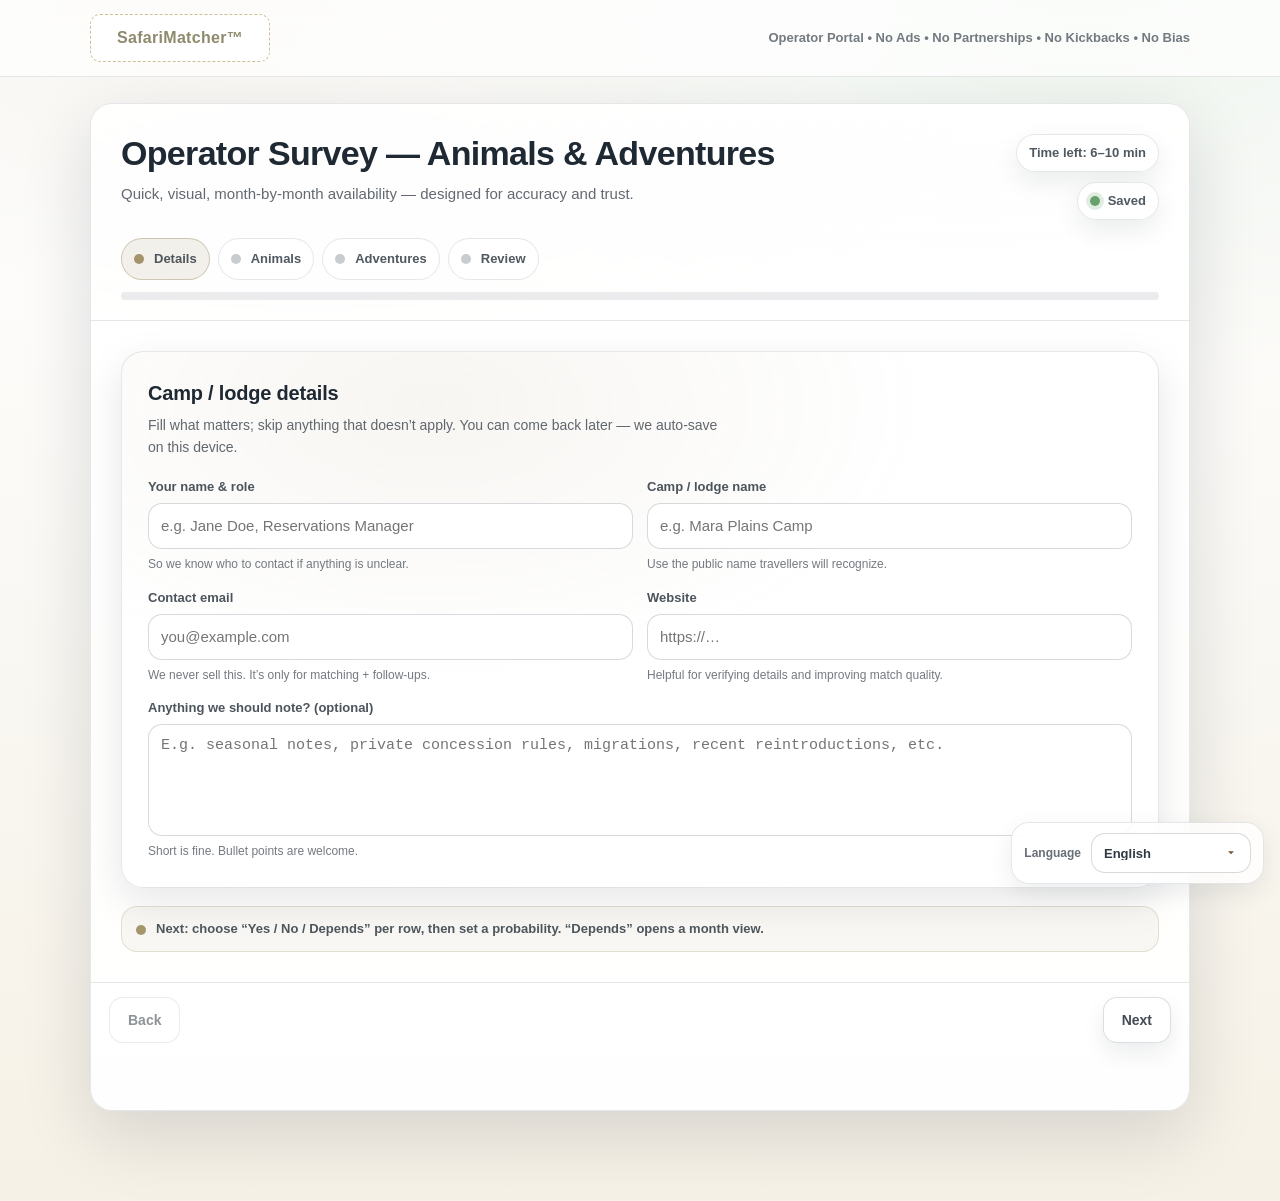
<file: index.html>
<!doctype html>
<html lang="en">
<head>
  <meta charset="utf-8">
  <title>SafariMatcher — Operator Survey</title>
  <meta name="viewport" content="width=device-width, initial-scale=1">

  <!-- This page uses a separate CSS file for easier design iteration -->
  <link rel="stylesheet" href="style.css">
</head>
<body>

  <div class="topbar">
    <div class="container topbar-inner">
      <div class="logo-slot" aria-label="Safari Matcher logo">SafariMatcher&#8482;</div>
      <div class="tagline" data-i18n="topbar.tagline">Operator Portal • No Ads • No Partnerships • No Kickbacks • No Bias</div>
    </div>
  </div>

  <main class="container">
    <div class="wizard" id="wizard" aria-label="Operator survey wizard">
      <header class="wizard-header">
        <div class="wizard-title-row">
          <div class="wizard-titles">
            <h1 class="wizard-title" data-i18n="survey.title">Operator Survey — Animals &amp; Adventures</h1>
            <p class="wizard-subtitle" data-i18n="survey.subtitle">
              Quick, visual, month-by-month availability — designed for accuracy and trust.
            </p>
          </div>

          <div class="wizard-meta" aria-label="Survey meta">
            <span class="chip" id="timeLeftChip" data-i18n="meta.time_left">Time left: 6–10 min</span>
            <span class="save-chip" id="saveChip" data-i18n="autosave.ready">Auto‑save on</span>
          </div>
        </div>

        <nav class="wizard-stepper" aria-label="Progress">
          <ol class="stepper-list" id="stepperList">
            <li class="stepper-item" data-step="0"><span class="stepper-dot" aria-hidden="true"></span><span class="stepper-label" data-i18n="step.details">Details</span></li>
            <li class="stepper-item" data-step="1"><span class="stepper-dot" aria-hidden="true"></span><span class="stepper-label" data-i18n="step.animals">Animals</span></li>
            <li class="stepper-item" data-step="2"><span class="stepper-dot" aria-hidden="true"></span><span class="stepper-label" data-i18n="step.adventures">Adventures</span></li>
            <li class="stepper-item" data-step="3"><span class="stepper-dot" aria-hidden="true"></span><span class="stepper-label" data-i18n="step.review">Review</span></li>
          </ol>
          <div class="stepper-bar" aria-hidden="true">
            <div class="stepper-fill" id="stepperFill"></div>
          </div>
        </nav>
      </header>

      <form id="operatorSurveyForm" class="wizard-form" novalidate action="https://formspree.io/f/xeeeajdg" method="POST">
        <!-- Formspree-friendly summary (kept hidden). This prevents thousands of matrix fields cluttering the dashboard. -->
        <textarea id="messageField" name="message" style="display:none"></textarea>

        <div class="wizard-body">
          <!-- STEP 1: DETAILS -->
          <section class="wizard-step is-active" data-step="0" aria-label="Details">
            <div class="step-card">
              <div class="step-head">
                <h2 class="step-title" data-i18n="details.title">Camp / lodge details</h2>
                <p class="step-hint" data-i18n="details.intro">
                  Fill what matters; skip anything that doesn’t apply. You can come back later — we auto‑save on this device.
                </p>
              </div>

              <div class="form-grid">
                <div class="field">
                  <label for="operatorName" data-i18n="label.operator_name">Your name &amp; role</label>
                  <input id="operatorName" name="operatorName" type="text" required
                         placeholder="e.g. Jane Doe, Reservations Manager" data-i18n-placeholder="placeholder.operator_name" autocomplete="name">
                  <div class="field-help" data-i18n="help.operator_name">So we know who to contact if anything is unclear.</div>
                </div>

                <div class="field">
                  <label for="campName" data-i18n="label.camp_name">Camp / lodge name</label>
                  <input id="campName" name="campName" type="text" required
                         placeholder="e.g. Mara Plains Camp" data-i18n-placeholder="placeholder.camp_name" autocomplete="organization">
                  <div class="field-help" data-i18n="help.camp_name">Use the public name travellers will recognize.</div>
                </div>

                <div class="field">
                  <label for="contactEmail" data-i18n="label.contact_email">Contact email</label>
                  <input id="contactEmail" name="email" type="email" required
                         placeholder="you@example.com" data-i18n-placeholder="placeholder.contact_email" autocomplete="email">
                  <div class="field-help" data-i18n="help.contact_email">We never sell this. It’s only for matching + follow‑ups.</div>
                </div>

                <div class="field">
                  <label for="website" data-i18n="label.website">Website</label>
                  <input id="website" name="website" type="url" required placeholder="https://&hellip;" data-i18n-placeholder="placeholder.website" inputmode="url">
                  <div class="field-help" data-i18n="help.website">Helpful for verifying details and improving match quality.</div>
                </div>
              </div>

              <div class="field">
                <label for="notes" data-i18n="label.notes">Anything we should note? (optional)</label>
                <textarea id="notes" name="notes" rows="3"
                          placeholder="E.g. seasonal notes, private concession rules, migrations, recent reintroductions, etc." data-i18n-placeholder="placeholder.notes"></textarea>
                <div class="field-help" data-i18n="help.notes">Short is fine. Bullet points are welcome.</div>
              </div>
            </div>

            <div class="step-footer">
              <div class="tip" role="note">
                <span class="tip-dot" aria-hidden="true"></span>
                <span class="tip-text" data-i18n="tip.details">
                  Next: choose “Yes / No / Depends” per row, then set a probability. “Depends” opens a month view.
                </span>
              </div>
            </div>
          </section>

          <!-- STEP 2: ANIMALS -->
          <section class="wizard-step" data-step="1" aria-label="Animals">
            <div class="step-card">
              <div class="step-head">
                <h2 class="step-title" data-i18n="animals.title">Animals — likelihood</h2>
                <p class="step-hint" data-i18n="animals.help_short">Percentages are guest‑level chances on a typical stay — not guarantees.</p>
              </div>

              <div class="matrix-top">
                <p class="mode-help small-note" data-i18n="animals.mode_help">
                  Choose <span class="pill-inline pill-yes">Yes</span>, <span class="pill-inline pill-no">No</span>, or <span class="pill-inline pill-yes">Depends on Month</span>.
                  If you choose Depends, a month grid opens for that one row.
                </p>
              </div>

              <div class="matrix-wrapper" role="region" aria-label="Animals matrix">
                <table class="matrix-table" aria-describedby="animalsHelp">
                  <thead>
                    <tr>
                      <th class="sticky-col" data-i18n="table.animal">Animal</th>
                      <th style="width:220px" data-i18n="table.answer">Answer</th>
                      <th style="width:160px" data-i18n="table.probability">Probability</th>
                    </tr>
                  </thead>
                  <tbody id="animalsBody" data-group="animals"></tbody>
                </table>
              </div>
              <p id="animalsHelp" class="small-note" data-i18n="animals.help">
                Percentages are guest-level chances on a typical stay — not guarantees.
              </p>
            </div>
          </section>

          <!-- STEP 3: ADVENTURES -->
          <section class="wizard-step" data-step="2" aria-label="Adventures">
            <div class="step-card">
              <div class="step-head">
                <h2 class="step-title" data-i18n="adventures.title">Adventures — availability</h2>
                <p class="step-hint" data-i18n="adventures.help_short">If something is seasonal, reflect that here.</p>
              </div>

              <div class="matrix-top">
                <p class="mode-help small-note" data-i18n="adventures.mode_help">
                  Choose <span class="pill-inline pill-yes">Yes</span>, <span class="pill-inline pill-no">No</span>, or <span class="pill-inline pill-yes">Depends on Month</span>.
                  If you choose Depends, a month grid opens for that one row.
                </p>
              </div>

              <div class="matrix-wrapper" role="region" aria-label="Adventures matrix">
                <table class="matrix-table" aria-describedby="adventuresHelp">
                  <thead>
                    <tr>
                      <th class="sticky-col" data-i18n="table.adventure">Adventure</th>
                      <th style="width:220px" data-i18n="table.answer">Answer</th>
                      <th style="width:160px" data-i18n="table.probability">Probability</th>
                    </tr>
                  </thead>
                  <tbody id="adventuresBody" data-group="adventures"></tbody>
                </table>
              </div>
              <p id="adventuresHelp" class="small-note" data-i18n="adventures.help">
                If something is seasonal (e.g. boating depends on water levels), reflect that here.
              </p>
            </div>
          </section>

          <!-- STEP 4: REVIEW + SUBMIT -->
          <section class="wizard-step" data-step="3" aria-label="Review and submit">
            <div class="step-card">
              <div class="step-head">
                <h2 class="step-title" data-i18n="review.title">Review</h2>
                <p class="step-hint" data-i18n="review.subtitle">A quick summary before you submit.</p>
              </div>

              <div class="review-grid">
                <div class="review-card">
                  <div class="review-card-head">
                    <h3 class="review-card-title" data-i18n="review.details">Details</h3>
                    <button type="button" class="link-btn" data-go-step="0" data-i18n="review.edit">Edit</button>
                  </div>
                  <dl class="review-dl">
                    <div class="review-row"><dt data-i18n="pretty.operator">Operator</dt><dd id="reviewOperator">—</dd></div>
                    <div class="review-row"><dt data-i18n="pretty.camp">Camp/Lodge</dt><dd id="reviewCamp">—</dd></div>
                    <div class="review-row"><dt data-i18n="pretty.email">Email</dt><dd id="reviewEmail">—</dd></div>
                    <div class="review-row"><dt data-i18n="pretty.website">Website</dt><dd id="reviewWebsite">—</dd></div>
                  </dl>
                </div>

                <div class="review-card">
                  <div class="review-card-head">
                    <h3 class="review-card-title" data-i18n="pretty.animals">Animals</h3>
                    <button type="button" class="link-btn" data-go-step="1" data-i18n="review.edit">Edit</button>
                  </div>
                  <div class="review-stats" id="reviewAnimalsStats"></div>
                </div>

                <div class="review-card">
                  <div class="review-card-head">
                    <h3 class="review-card-title" data-i18n="pretty.adventures">Adventures</h3>
                    <button type="button" class="link-btn" data-go-step="2" data-i18n="review.edit">Edit</button>
                  </div>
                  <div class="review-stats" id="reviewAdventuresStats"></div>
                </div>
              </div>

              <div class="submit-box">
                <div class="submit-box-title" data-i18n="submit.ready">Ready to submit?</div>
                <p class="small-note" data-i18n="submit.note">
                  By submitting, you confirm these are your best estimates today. You can update them anytime.
                </p>

                <div class="legal-links">
                  <a href="https://safarimatcher.com/privacy-policy" target="_blank" rel="noopener" data-i18n="link.privacy">Privacy Policy</a>
                  <span class="dot" aria-hidden="true">•</span>
                  <a href="https://safarimatcher.com/terms-of-service" target="_blank" rel="noopener" data-i18n="link.terms">Terms of Service</a>
                </div>
              </div>
            </div>
          </section>
        </div>

        <footer class="wizard-nav" aria-label="Wizard navigation">
          <button type="button" class="btn-secondary" id="prevBtn" data-i18n="nav.back">Back</button>
          <div class="nav-spacer"></div>
          <button type="button" class="btn-secondary" id="nextBtn" data-i18n="nav.next">Next</button>
          <button type="submit" class="btn-primary is-hidden" id="submitBtn" data-i18n="submit.button">Submit survey</button>
        </footer>

        <div class="form-status-wrap">
          <div id="formStatus" class="form-status" role="status" aria-live="polite"></div>
        </div>
      </form>
    </div>
  </main>

  <!-- Language picker (fixed) -->
  <div id="langSwitcher">
    <label id="langSwitcherLabel" for="languageSelect" data-i18n="language.label">Language</label>
    <select id="languageSelect" aria-label="Select language" data-i18n-aria-label="language.aria_label">
      <option value="en">English</option>
      <option value="sw">Kiswahili</option>
      <option value="ar">العربية</option>
      <option value="fr">Français</option>
      <option value="ha">Hausa</option>
      <option value="yo">Yorùbá</option>
    </select>
  </div>

  <!-- Month side-sheet -->
  <div class="sheet-overlay is-hidden" id="monthSheetOverlay" role="dialog" aria-modal="true" aria-labelledby="monthSheetTitle">
    <div class="sheet-backdrop" data-action="close" aria-hidden="true"></div>

    <div class="sheet" role="document" tabindex="-1">
      <div class="sheet-header">
        <div class="sheet-header-text">
          <div class="sheet-kicker" data-i18n="sheet.kicker">Monthly breakdown</div>
          <div class="sheet-title" id="monthSheetTitle">—</div>
          <div class="sheet-subtitle" data-i18n="sheet.subtitle">Only adjust months that differ from the base probability.</div>
        </div>

        <button type="button" class="icon-btn" id="sheetCloseBtn" data-i18n-aria-label="sheet.close_aria" aria-label="Close">×</button>
      </div>

      <div class="sheet-body" id="monthSheetBody"></div>

      <div class="sheet-footer">
        <button type="button" class="btn-secondary" id="sheetResetBtn" data-i18n="sheet.reset">Reset overrides</button>
        <div class="nav-spacer"></div>
        <button type="button" class="btn-primary" id="sheetDoneBtn" data-i18n="sheet.done">Done</button>
      </div>
    </div>
  </div>

  <script>
  (function(){
    const CONFIG = {
      API_BASE: '',
      FORM_ENDPOINT: 'https://formspree.io/f/xeeeajdg',
      MAILTO_FALLBACK_TO: ''
    };

    const months = [
      { id:'jan', label:'Jan' },
      { id:'feb', label:'Feb' },
      { id:'mar', label:'Mar' },
      { id:'apr', label:'Apr' },
      { id:'may', label:'May' },
      { id:'jun', label:'Jun' },
      { id:'jul', label:'Jul' },
      { id:'aug', label:'Aug' },
      { id:'sep', label:'Sep' },
      { id:'oct', label:'Oct' },
      { id:'nov', label:'Nov' },
      { id:'dec', label:'Dec' }
    ];

    // Full animal list
    const animals = [
      { id:'african-lion',           label:'African Lion' },
      { id:'elephant',               label:'Elephant' },
      { id:'leopard',                label:'Leopard' },
      { id:'rhinoceros',             label:'Rhinoceros' },
      { id:'cape-buffalo',           label:'Cape Buffalo' },
      { id:'cheetah',                label:'Cheetah' },
      { id:'spotted-hyena',          label:'Spotted Hyena' },
      { id:'giraffe',                label:'Giraffe' },
      { id:'hippopotamus',           label:'Hippopotamus' },
      { id:'zebra',                  label:'Zebra' },
      { id:'wildebeest',             label:'Wildebeest' },
      { id:'kudu',                   label:'Kudu' },
      { id:'sable-antelope',         label:'Sable Antelope' },
      { id:'giant-eland',            label:'Giant Eland' },
      { id:'gemsbok-oryx',           label:'Gemsbok (Oryx)' },
      { id:'red-hartebeest-topi',    label:'Red Hartebeest / Topi' },
      { id:'waterbuck',              label:'Waterbuck' },
      { id:'impala',                 label:'Impala' },
      { id:'warthog',                label:'Warthog' },
      { id:'crocodile',              label:'Crocodile' },
      { id:'serval-caracal',         label:'Serval / Caracal' },
      { id:'baboon',                 label:'Baboon' },
      { id:'vervet-monkey',          label:'Vervet Monkey' },
      { id:'meerkat',                label:'Meerkat' },
      { id:'mountain-gorilla',       label:'Mountain Gorilla' },
      { id:'chimpanzee',             label:'Chimpanzee' },
      { id:'pangolin',               label:'Pangolin' },
      { id:'jackal-wild-dog',        label:'Jackal/African Wild Dog' },
      { id:'ostrich',                label:'Ostrich' },
      { id:'secretary-bird',         label:'Secretary Bird' }
    ];

    // Full adventures list
    const adventures = [
      { id:'great-migration',                 label:'Great Migration' },
      { id:'night-drive',                     label:'Night Drive' },
      { id:'guided-walking-safari',           label:'Guided Walking Safari' },
      { id:'wilderness-hike',                 label:'Wilderness Hike' },
      { id:'boat-pontoon-safari',             label:'Boat or Pontoon Safari' },
      { id:'mokoro-dugout-excursion',         label:'Mokoro (Dug-Out Canoe) Excursion' },
      { id:'canoe-rafting-safari',            label:'Canoe or Rafting Safari' },
      { id:'hot-air-balloon-flight',          label:'Hot-Air Balloon Flight' },
      { id:'helicopter-safari',               label:'Helicopter Safari' },
      { id:'fixed-wing-scenic-flight',        label:'Fixed-Wing Scenic Flight' },
      { id:'horseback-safari',                label:'Horseback Safari' },
      { id:'animal-tracking-on-foot',         label:'Animal Tracking on Foot' },
      { id:'great-ape-trekking',              label:'Great-Ape Trekking' },
      { id:'photographic-safari-workshop',    label:'Photographic Safari Workshop' },
      { id:'sleep-out-fly-camping',           label:'Sleep-Out Under the Stars / Fly Camping' },
      { id:'cultural-village-visit-dance',    label:'Cultural Village Visit & Traditional Dance' },
      { id:'multi-day-trek',                  label:'Multi-Day Trek (Mountain or Backpacking)' },
      { id:'zip-line',                        label:'Zip Line' },
      { id:'trip-to-beach',                   label:'Trip to Beach' },
      { id:'pool',                            label:'Pool' }
    ];

    const DEFAULT_LANG = 'en';
    const LANG_STORAGE_KEY = 'safarimatcher_lang';
    const SUPPORTED_LANGS = ['en', 'sw', 'ar', 'fr', 'ha', 'yo'];

    // Draft autosave
    const DRAFT_KEY = 'safarimatcher_operator_survey_draft_v3';
    const DRAFT_VERSION = 3;

    const translations = {
      en: {
        'language.label':'Language',
        'language.aria_label':'Select language',

        'topbar.tagline':'Operator Portal • No Ads • No Partnerships • No Kickbacks • No Bias',

        'survey.title':'Operator Survey — Animals & Adventures',
        'survey.subtitle':'Quick, visual, month-by-month availability — designed for accuracy and trust.',
        'meta.eta':'Est. 6–10 min',
        'meta.time_left':'Time left: {range}',

        'autosave.ready':'Auto‑save on',
        'autosave.saving':'Saving…',
        'autosave.saved':'Saved',
        'autosave.restored':'Draft restored',

        'step.details':'Details',
        'step.animals':'Animals',
        'step.adventures':'Adventures',
        'step.review':'Review',

        'nav.back':'Back',
        'nav.next':'Next',

        'details.title':'Camp / lodge details',
        'details.intro':'Fill what matters; skip anything that doesn’t apply. You can come back later — we auto‑save on this device.',
        'help.operator_name':'So we know who to contact if anything is unclear.',
        'help.camp_name':'Use the public name travellers will recognize.',
        'help.contact_email':'We never sell this. It’s only for matching + follow‑ups.',
        'help.website':'Helpful for verifying details and improving match quality.',
        'help.notes':'Short is fine. Bullet points are welcome.',
        'tip.details':'Next: choose “Yes / No / Depends” per row, then set a probability. “Depends” opens a month view.',

        'label.operator_name':'Your name & role',
        'placeholder.operator_name':'e.g. Jane Doe, Reservations Manager',
        'label.camp_name':'Camp / lodge name',
        'placeholder.camp_name':'e.g. Mara Plains Camp',
        'label.contact_email':'Contact email',
        'placeholder.contact_email':'you@example.com',
        'label.website':'Website',
        'placeholder.website':'https://…',
        'label.notes':'Anything we should note? (optional)',
        'placeholder.notes':'E.g. seasonal notes, private concession rules, migrations, recent reintroductions, etc.',

        'animals.title':'Animals — likelihood',
        'animals.help_short':'Percentages are guest‑level chances on a typical stay — not guarantees.',
        'adventures.title':'Adventures — availability',
        'adventures.help_short':'If something is seasonal, reflect that here.',

        'animals.mode_help':'Choose {yes}, {no}, or {depends}. If you choose Depends, a month view opens for that row.',
        'adventures.mode_help':'Choose {yes}, {no}, or {depends}. If you choose Depends, a month view opens for that row.',
        'mode.yes':'Yes',
        'mode.no':'No',
        'mode.depends':'Depends on Month',

        'row.months':'Months',
        'row.edit_months':'Edit months',
        'row.overrides':'Overrides',
        'row.no_overrides':'No month overrides',

        'table.animal':'Animal',
        'table.adventure':'Adventure',
        'table.answer':'Answer',
        'table.probability':'Probability',

        'animals.help':'Percentages are guest-level chances on a typical stay — not guarantees.',
        'adventures.help':'If something is seasonal (e.g. boating depends on water levels), reflect that here.',

        'sheet.kicker':'Monthly breakdown',
        'sheet.subtitle':'Only adjust months that differ from the base probability.',
        'sheet.reset':'Reset overrides',
        'sheet.done':'Done',
        'sheet.close_aria':'Close',

        'review.title':'Review',
        'review.subtitle':'A quick summary before you submit.',
        'review.details':'Details',
        'review.edit':'Edit',
        'review.yes':'Yes',
        'review.no':'No',
        'review.depends':'Depends',
        'review.items':'items',
        'review.optional':'(optional)',

        'submit.ready':'Ready to submit?',
        'submit.button':'Submit survey',
        'submit.note':'By submitting, you confirm these are your best estimates today. You can update them anytime.',

        'link.privacy':'Privacy Policy',
        'link.terms':'Terms of Service',

        'status.missing':'Please fill in your name, camp/lodge name, email, and website.',
        'status.details_required':'Please complete the required details before continuing.',
        'status.submitting':'Submitting your answers...',
        'status.saved':'Thank you - your survey has been saved. You can always update it later.',
        'status.mailto':'Thanks - your email app should open to send a summary. For full results, please use the configured submission endpoint.',
        'status.not_configured':'Submission is not configured yet. Please contact SafariMatcher to enable the survey link.',
        'status.failed':'We could not submit your survey. Please try again, or contact SafariMatcher support.',

        'subject.prefix':'SafariMatcher Operator Survey - ',
        'mail.note1':'NOTE: This email fallback does not include the full matrix.',
        'mail.note2':'Please ask SafariMatcher to enable a secure submission endpoint (recommended).',

        'pretty.title':'SafariMatcher Operator Survey',
        'pretty.operator':'Operator',
        'pretty.camp':'Camp/Lodge',
        'pretty.email':'Email',
        'pretty.website':'Website',
        'pretty.notes':'Notes',
        'pretty.animals':'Animals',
        'pretty.adventures':'Adventures',
        'pretty.yes':'Yes (single probability)',
        'pretty.depends':'Depends on Month',
        'pretty.no':'No',
        'pretty.none':'(No selections provided)',
        'pretty.submitted':'Submitted',
        'pretty.base':'Base',
        'pretty.overrides':'Overrides',
        'pretty.no_overrides':'(no overrides)',

        'month.jan':'Jan','month.feb':'Feb','month.mar':'Mar','month.apr':'Apr','month.may':'May','month.jun':'Jun',
        'month.jul':'Jul','month.aug':'Aug','month.sep':'Sep','month.oct':'Oct','month.nov':'Nov','month.dec':'Dec'
      },
      sw: {
        'language.label':'Lugha','language.aria_label':'Chagua lugha',
        'topbar.tagline':'Portal ya Waendeshaji • Hakuna Matangazo • Hakuna Ushirika • Hakuna Kickback • Hakuna Upendeleo',

        'survey.title':'Utafiti wa Mwendeshaji — Wanyama na Matukio',
        'survey.subtitle':'Upatikanaji wa mwezi kwa mwezi, kwa njia safi na ya kuaminika.',
        'meta.eta':'Dakika 6–10 (kadirio)',
        'meta.time_left':'Muda uliosalia: {range}',

        'autosave.ready':'Hifadhi kiotomatiki iko tayari',
        'autosave.saving':'Inahifadhi…',
        'autosave.saved':'Imehifadhiwa',
        'autosave.restored':'Rasimu imerejeshwa',

        'step.details':'Maelezo',
        'step.animals':'Wanyama',
        'step.adventures':'Matukio',
        'step.review':'Kagua',

        'nav.back':'Rudi',
        'nav.next':'Endelea',

        'details.title':'Maelezo ya kambi / lodge',
        'details.intro':'Jaza muhimu; ruka kisichohusika. Unaweza kurudi baadaye — tunahifadhi kwenye kifaa hiki.',
        'help.operator_name':'Ili tujue wa kuwasiliana naye tukihitaji ufafanuzi.',
        'help.camp_name':'Tumia jina la umma ambalo wasafiri watalitambua.',
        'help.contact_email':'Hatuuzi hii. Ni kwa ulinganishaji na mawasiliano tu.',
        'help.website':'Husaidia kuthibitisha maelezo na kuboresha ulinganishaji.',
        'help.notes':'Fupi inatosha. Nukta zinakaribishwa.',
        'tip.details':'Kisha: chagua “Ndio / Hapana / Inategemea” kwa kila mstari, kisha weka uwezekano. “Inategemea” hufungua miezi.',

        'label.operator_name':'Jina na jukumu lako','placeholder.operator_name':'mf. Asha Juma, Meneja wa Uhifadhi',
        'label.camp_name':'Jina la kambi / lodge','placeholder.camp_name':'mf. Kambi ya Mara Plains',
        'label.contact_email':'Barua pepe ya mawasiliano','placeholder.contact_email':'wewe@mfano.com',
        'label.website':'Tovuti','placeholder.website':'https://…',
        'label.notes':'Kuna chochote cha kuzingatia? (hiari)',
        'placeholder.notes':'Mf. maelezo ya msimu, sheria za concession binafsi, uhamaji, kurejeshwa kwa spishi, n.k.',

        'animals.title':'Wanyama — uwezekano',
        'animals.help_short':'Asilimia ni nafasi za kawaida kwa mgeni — si uhakika.',
        'adventures.title':'Matukio — upatikanaji',
        'adventures.help_short':'Kama jambo ni la msimu, lionyeshe hapa.',

        'animals.mode_help':'Chagua {yes}, {no}, au {depends}. Ukichagua Inategemea, mwonekano wa miezi hufunguka kwa mstari huo.',
        'adventures.mode_help':'Chagua {yes}, {no}, au {depends}. Ukichagua Inategemea, mwonekano wa miezi hufunguka kwa mstari huo.',
        'mode.yes':'Ndio','mode.no':'Hapana','mode.depends':'Inategemea Mwezi',

        'row.months':'Miezi',
        'row.edit_months':'Hariri miezi',
        'row.overrides':'Mabadiliko',
        'row.no_overrides':'Hakuna mabadiliko ya miezi',

        'table.animal':'Mnyama','table.adventure':'Tukio','table.answer':'Jibu','table.probability':'Uwezekano',

        'animals.help':'Asilimia ni nafasi za kawaida kwa mgeni — si uhakika.',
        'adventures.help':'Kama jambo ni la msimu (mf. boating hutegemea kiwango cha maji), lionyeshe hapa.',

        'sheet.kicker':'Mgawanyo wa kila mwezi',
        'sheet.subtitle':'Badilisha tu miezi inayotofautiana na msingi.',
        'sheet.reset':'Rudisha mabadiliko',
        'sheet.done':'Sawa',
        'sheet.close_aria':'Funga',

        'review.title':'Kagua',
        'review.subtitle':'Muhtasari mfupi kabla ya kutuma.',
        'review.details':'Maelezo',
        'review.edit':'Hariri',
        'review.yes':'Ndio',
        'review.no':'Hapana',
        'review.depends':'Inategemea',
        'review.items':'vipengele',
        'review.optional':'(hiari)',

        'submit.ready':'Uko tayari kutuma?',
        'submit.button':'Wasilisha utafiti',
        'submit.note':'Kwa kuwasilisha, unathibitisha haya ni makadirio yako bora ya sasa. Unaweza kusasisha wakati wowote.',

        'link.privacy':'Sera ya Faragha',
        'link.terms':'Masharti ya Huduma',

        'status.missing':'Tafadhali jaza jina lako, jina la kambi/lodge, barua pepe, na tovuti.',
        'status.details_required':'Tafadhali jaza taarifa zinazohitajika kabla ya kuendelea.',
        'status.submitting':'Tunawasilisha majibu yako...','status.saved':'Asante — utafiti wako umehifadhiwa.',
        'status.mailto':'Asante — programu yako ya barua pepe inapaswa kufunguka kutuma muhtasari.',
        'status.not_configured':'Uwasilishaji haujasanidiwa bado. Tafadhali wasiliana na SafariMatcher.',
        'status.failed':'Hatukuweza kuwasilisha utafiti wako. Tafadhali jaribu tena.',

        'subject.prefix':'Utafiti wa Mwendeshaji SafariMatcher - ',
        'mail.note1':'KUMBUKA: Njia hii ya barua pepe haijumuishi gridi kamili.',
        'mail.note2':'Omba SafariMatcher iwezeshe endpoint salama ya uwasilishaji.',

        'pretty.title':'Utafiti wa Mwendeshaji SafariMatcher','pretty.operator':'Mwendeshaji','pretty.camp':'Kambi/Lodge',
        'pretty.email':'Barua pepe','pretty.website':'Tovuti','pretty.notes':'Maelezo','pretty.animals':'Wanyama','pretty.adventures':'Matukio',
        'pretty.yes':'Ndio (uwezekano mmoja)','pretty.depends':'Inategemea Mwezi','pretty.no':'Hapana','pretty.none':'(Hakuna chaguo zilizotolewa)',
        'pretty.submitted':'Iliwasilishwa','pretty.base':'Msingi','pretty.overrides':'Marekebisho','pretty.no_overrides':'(hakuna marekebisho)',

        'month.jan':'Jan','month.feb':'Feb','month.mar':'Mac','month.apr':'Apr','month.may':'Mei','month.jun':'Jun',
        'month.jul':'Jul','month.aug':'Ago','month.sep':'Sep','month.oct':'Okt','month.nov':'Nov','month.dec':'Des'
      },
      ar: {
        'language.label':'اللغة','language.aria_label':'اختر اللغة',
        'topbar.tagline':'بوابة المشغل • بدون إعلانات • بدون شراكات • بدون عمولات • بدون تحيز',

        'survey.title':'استبيان المشغل — الحيوانات والتجارب',
        'survey.subtitle':'توفر شهري واضح وسهل — مصمم للدقة والثقة.',
        'meta.eta':'٦–١٠ دقائق تقريبًا',
        'meta.time_left':'الوقت المتبقي: {range}',

        'autosave.ready':'الحفظ التلقائي مفعّل',
        'autosave.saving':'جارٍ الحفظ…',
        'autosave.saved':'تم الحفظ',
        'autosave.restored':'تم استعادة المسودة',

        'step.details':'التفاصيل',
        'step.animals':'الحيوانات',
        'step.adventures':'التجارب',
        'step.review':'مراجعة',

        'nav.back':'رجوع',
        'nav.next':'التالي',

        'details.title':'تفاصيل المخيم / النُزل',
        'details.intro':'املأ المهم فقط وتجاوز ما لا ينطبق. يمكنك العودة لاحقًا — نحفظ تلقائيًا على هذا الجهاز.',
        'help.operator_name':'لنعرف من نتواصل معه إذا احتجنا توضيحًا.',
        'help.camp_name':'استخدم الاسم العام الذي يعرفه المسافرون.',
        'help.contact_email':'لن نبيع هذا أبدًا. للاستخدام في المطابقة والمتابعة فقط.',
        'help.website':'يساعد على التحقق من التفاصيل وتحسين جودة المطابقة.',
        'help.notes':'حتى الملاحظات القصيرة مفيدة. النقاط مرحب بها.',
        'tip.details':'التالي: اختر “نعم / لا / يعتمد” لكل صف، ثم حدد الاحتمال. “يعتمد” يفتح عرض الأشهر.',

        'label.operator_name':'اسمك ودورك','placeholder.operator_name':'مثال: أحمد علي، مدير الحجوزات',
        'label.camp_name':'اسم المخيم / النُزل','placeholder.camp_name':'مثال: مخيم مارا بلينز',
        'label.contact_email':'بريد التواصل','placeholder.contact_email':'you@example.com',
        'label.website':'الموقع الإلكتروني','placeholder.website':'https://…',
        'label.notes':'أي ملاحظات يجب أن نعرفها؟ (اختياري)','placeholder.notes':'مثال: ملاحظات موسمية، قواعد امتياز خاص، هجرات، إعادة توطين حديثة...',

        'animals.title':'الحيوانات — الاحتمال',
        'animals.help_short':'النِّسب تمثل فرصًا معتادة للضيف وليست ضمانًا.',
        'adventures.title':'التجارب — التوفر',
        'adventures.help_short':'إذا كان النشاط موسميًا فاذكره هنا.',

        'animals.mode_help':'اختر {yes} أو {no} أو {depends}. إذا اخترت يعتمد فسيُفتح عرض الأشهر لهذا الصف.',
        'adventures.mode_help':'اختر {yes} أو {no} أو {depends}. إذا اخترت يعتمد فسيُفتح عرض الأشهر لهذا الصف.',
        'mode.yes':'نعم','mode.no':'لا','mode.depends':'يعتمد على الشهر',

        'row.months':'الأشهر',
        'row.edit_months':'تعديل الأشهر',
        'row.overrides':'تعديلات',
        'row.no_overrides':'لا توجد تعديلات شهرية',

        'table.animal':'الحيوان','table.adventure':'التجربة','table.answer':'الإجابة','table.probability':'الاحتمال',

        'animals.help':'النِّسب تمثل فرصًا معتادة للضيف خلال إقامة نموذجية وليست ضمانًا.',
        'adventures.help':'إذا كان النشاط موسميًا (مثل القوارب حسب مستوى المياه) فاذكره هنا.',

        'sheet.kicker':'تفصيل شهري',
        'sheet.subtitle':'عدّل فقط الأشهر المختلفة عن الاحتمال الأساسي.',
        'sheet.reset':'إعادة ضبط التعديلات',
        'sheet.done':'تم',
        'sheet.close_aria':'إغلاق',

        'review.title':'مراجعة',
        'review.subtitle':'ملخص سريع قبل الإرسال.',
        'review.details':'التفاصيل',
        'review.edit':'تعديل',
        'review.yes':'نعم',
        'review.no':'لا',
        'review.depends':'يعتمد',
        'review.items':'عناصر',
        'review.optional':'(اختياري)',

        'submit.ready':'جاهز للإرسال؟',
        'submit.button':'إرسال الاستبيان',
        'submit.note':'بإرسالك تؤكد أن هذه أفضل تقديراتك الحالية ويمكنك تحديثها في أي وقت.',

        'link.privacy':'سياسة الخصوصية',
        'link.terms':'شروط الخدمة',

        'status.missing':'يرجى إدخال اسمك واسم المخيم/النُزل والبريد الإلكتروني والموقع الإلكتروني.',
        'status.details_required':'يرجى إكمال التفاصيل المطلوبة قبل المتابعة.',
        'status.submitting':'جارٍ إرسال إجاباتك...','status.saved':'شكرًا — تم حفظ استبيانك.',
        'status.mailto':'شكرًا — يجب أن يفتح تطبيق البريد لإرسال الملخص.',
        'status.not_configured':'الإرسال غير مهيأ بعد. يرجى التواصل مع SafariMatcher.',
        'status.failed':'تعذر إرسال الاستبيان. يرجى المحاولة مرة أخرى.',

        'subject.prefix':'استبيان مشغل SafariMatcher - ',
        'mail.note1':'ملاحظة: هذا الإرسال عبر البريد لا يتضمن المصفوفة كاملة.',
        'mail.note2':'يرجى طلب تفعيل نقطة إرسال آمنة من SafariMatcher.',

        'pretty.title':'استبيان مشغل SafariMatcher','pretty.operator':'المشغل','pretty.camp':'المخيم/النُزل',
        'pretty.email':'البريد الإلكتروني','pretty.website':'الموقع الإلكتروني','pretty.notes':'ملاحظات',
        'pretty.animals':'الحيوانات','pretty.adventures':'التجارب','pretty.yes':'نعم (احتمال واحد)',
        'pretty.depends':'يعتمد على الشهر','pretty.no':'لا','pretty.none':'(لا توجد اختيارات)','pretty.submitted':'تم الإرسال',
        'pretty.base':'الأساس','pretty.overrides':'تعديلات','pretty.no_overrides':'(لا تعديلات)',

        'month.jan':'ينا','month.feb':'فبر','month.mar':'مار','month.apr':'أبر','month.may':'ماي','month.jun':'يون',
        'month.jul':'يول','month.aug':'أغس','month.sep':'سبت','month.oct':'أكت','month.nov':'نوف','month.dec':'ديس'
      },
      fr: {
        'language.label':'Langue',
        'language.aria_label':'Choisir la langue',
        'topbar.tagline':'Portail opérateur • Sans pubs • Sans partenariats • Sans rétrocommissions • Sans biais',

        'survey.title':'Enquête opérateur — Animaux et expériences',
        'survey.subtitle':'Disponibilités mois par mois, claires et fiables.',
        'meta.eta':'Env. 6–10 min',
        'meta.time_left':'Temps restant : {range}',

        'autosave.ready':'Sauvegarde auto activée',
        'autosave.saving':'Sauvegarde…',
        'autosave.saved':'Enregistré',
        'autosave.restored':'Brouillon restauré',

        'step.details':'Détails',
        'step.animals':'Animaux',
        'step.adventures':'Expériences',
        'step.review':'Vérifier',

        'nav.back':'Retour',
        'nav.next':'Suivant',

        'details.title':'Détails du camp / lodge',
        'details.intro':'Renseignez l’essentiel; ignorez ce qui ne s’applique pas. Vous pouvez revenir plus tard — sauvegarde auto sur cet appareil.',
        'help.operator_name':'Pour savoir qui contacter en cas de question.',
        'help.camp_name':'Utilisez le nom public que les voyageurs reconnaissent.',
        'help.contact_email':'Nous ne le vendons jamais. Uniquement pour la mise en relation et le suivi.',
        'help.website':'Utile pour vérifier les informations et améliorer la qualité des matchs.',
        'help.notes':'Court, c’est très bien. Les puces sont les bienvenues.',
        'tip.details':'Ensuite : choisissez “Oui / Non / Dépend” par ligne, puis une probabilité. “Dépend” ouvre la vue mensuelle.',

        'label.operator_name':'Votre nom et rôle',
        'placeholder.operator_name':'ex. Jeanne Dupont, Responsable des réservations',
        'label.camp_name':'Nom du camp / lodge',
        'placeholder.camp_name':'ex. Camp Mara Plains',
        'label.contact_email':'E-mail de contact',
        'placeholder.contact_email':'you@example.com',
        'label.website':'Site web',
        'placeholder.website':'https://…',
        'label.notes':'Quelque chose à signaler ? (optionnel)',
        'placeholder.notes':'Ex. notes saisonnières, règles de concession privée, migrations, réintroductions récentes, etc.',

        'animals.title':'Animaux — probabilité',
        'animals.help_short':'Les pourcentages sont des chances typiques — pas des garanties.',
        'adventures.title':'Expériences — disponibilité',
        'adventures.help_short':'Si une activité est saisonnière, indiquez-le.',

        'animals.mode_help':'Choisissez {yes}, {no} ou {depends}. Si vous choisissez Dépend, une vue mensuelle s’ouvre pour cette ligne.',
        'adventures.mode_help':'Choisissez {yes}, {no} ou {depends}. Si vous choisissez Dépend, une vue mensuelle s’ouvre pour cette ligne.',
        'mode.yes':'Oui',
        'mode.no':'Non',
        'mode.depends':'Dépend du mois',

        'row.months':'Mois',
        'row.edit_months':'Modifier les mois',
        'row.overrides':'Ajustements',
        'row.no_overrides':'Aucun ajustement mensuel',

        'table.animal':'Animal',
        'table.adventure':'Expérience',
        'table.answer':'Réponse',
        'table.probability':'Probabilité',

        'animals.help':'Les pourcentages sont des chances typiques pour un séjour — pas des garanties.',
        'adventures.help':'Si une activité est saisonnière (ex. navigation selon le niveau d’eau), indiquez-le ici.',

        'sheet.kicker':'Détail mensuel',
        'sheet.subtitle':'Ajustez seulement les mois qui diffèrent de la probabilité de base.',
        'sheet.reset':'Réinitialiser les ajustements',
        'sheet.done':'Terminé',
        'sheet.close_aria':'Fermer',

        'review.title':'Vérifier',
        'review.subtitle':'Un aperçu rapide avant l’envoi.',
        'review.details':'Détails',
        'review.edit':'Modifier',
        'review.yes':'Oui',
        'review.no':'Non',
        'review.depends':'Dépend',
        'review.items':'éléments',
        'review.optional':'(optionnel)',

        'submit.ready':'Prêt à envoyer ?',
        'submit.button':'Envoyer l’enquête',
        'submit.note':'En envoyant, vous confirmez que ce sont vos meilleures estimations à ce jour. Vous pouvez les mettre à jour à tout moment.',

        'link.privacy':'Politique de confidentialité',
        'link.terms':'Conditions d’utilisation',

        'status.missing':'Veuillez renseigner votre nom, le nom du camp/lodge, l’e-mail et le site web.',
        'status.details_required':'Veuillez compléter les informations obligatoires avant de continuer.',
        'status.submitting':'Envoi de vos réponses...',
        'status.saved':'Merci - votre enquête a bien été enregistrée. Vous pourrez la mettre à jour plus tard.',
        'status.mailto':'Merci - votre application e-mail devrait s’ouvrir pour envoyer un résumé.',
        'status.not_configured':'L’envoi n’est pas encore configuré. Veuillez contacter SafariMatcher pour activer le lien d’enquête.',
        'status.failed':'Nous n’avons pas pu envoyer votre enquête. Veuillez réessayer ou contacter le support SafariMatcher.',

        'subject.prefix':'Enquête opérateur SafariMatcher - ',
        'mail.note1':'REMARQUE: Ce secours e-mail n’inclut pas la matrice complète.',
        'mail.note2':'Veuillez demander à SafariMatcher d’activer un point d’envoi sécurisé (recommandé).',

        'pretty.title':'Enquête opérateur SafariMatcher',
        'pretty.operator':'Opérateur',
        'pretty.camp':'Camp/Lodge',
        'pretty.email':'E-mail',
        'pretty.website':'Site web',
        'pretty.notes':'Notes',
        'pretty.animals':'Animaux',
        'pretty.adventures':'Expériences',
        'pretty.yes':'Oui (probabilité unique)',
        'pretty.depends':'Dépend du mois',
        'pretty.no':'Non',
        'pretty.none':'(Aucune sélection fournie)',
        'pretty.submitted':'Soumis',
        'pretty.base':'Base',
        'pretty.overrides':'Ajustements',
        'pretty.no_overrides':'(aucun ajustement)',

        'month.jan':'Jan','month.feb':'Fév','month.mar':'Mar','month.apr':'Avr','month.may':'Mai','month.jun':'Juin',
        'month.jul':'Juil','month.aug':'Aoû','month.sep':'Sep','month.oct':'Oct','month.nov':'Nov','month.dec':'Déc'
      },
      ha: {
        'language.label':'Harshe','language.aria_label':'Zaɓi harshe',
        'topbar.tagline':'Tashar Mai Gudanarwa • Babu tallace-tallace • Babu haɗin gwiwa • Babu kickback • Babu son kai',

        'survey.title':'Binciken Mai Gudanarwa — Dabbobi da Abubuwan Kasada',
        'survey.subtitle':'Samuwa wata-wata a sarari — don daidaito da amincewa.',
        'meta.eta':'Kimanin minti 6–10',
        'meta.time_left':'Lokacin da ya rage: {range}',

        'autosave.ready':'Ajiya ta atomatik a kunne',
        'autosave.saving':'Ana ajiyewa…',
        'autosave.saved':'An ajiye',
        'autosave.restored':'An dawo da daftarin',

        'step.details':'Bayanai',
        'step.animals':'Dabbobi',
        'step.adventures':'Kasada',
        'step.review':'Duba',

        'nav.back':'Komawa',
        'nav.next':'Gaba',

        'details.title':'Bayanin sansani / lodge',
        'details.intro':'Cika muhimmai; tsallake abin da bai dace ba. Za ka iya dawowa — muna ajiyewa a wannan na’ura.',
        'help.operator_name':'Don mu san wanda za mu tuntuɓa idan akwai tambaya.',
        'help.camp_name':'Yi amfani da sunan da matafiya suka sani.',
        'help.contact_email':'Ba mu sayar da shi. Don daidaita da tuntuɓa kawai.',
        'help.website':'Yana taimakawa wajen tabbatar da bayanai da inganta daidaitawa.',
        'help.notes':'Ko gajere ya isa. Ana maraba da maki-maki.',
        'tip.details':'Na gaba: zaɓi “Eh / A’a / Ya danganta” a kowane layi, sannan ka sa yiwuwa. “Ya danganta” yana buɗe watanni.',

        'label.operator_name':'Sunanka da matsayinka','placeholder.operator_name':'misali: Amina Bello, Manajan ajiyar wuri',
        'label.camp_name':'Sunan sansani / lodge','placeholder.camp_name':'misali: Mara Plains Camp',
        'label.contact_email':'Imel na tuntuɓa','placeholder.contact_email':'kai@misali.com',
        'label.website':'Yanar gizo','placeholder.website':'https://…',
        'label.notes':'Akwai abin da ya kamata mu lura da shi? (na zaɓi)',
        'placeholder.notes':'mis. bayanan yanayi, dokokin concession na sirri, ƙaura, sake gabatarwa...',

        'animals.title':'Dabbobi — yiwuwa',
        'animals.help_short':'Kashi-kashi dama ce ta al’ada ga baƙi, ba garanti ba.',
        'adventures.title':'Kasada — samuwa',
        'adventures.help_short':'Idan abu na yanayi ne, nuna a nan.',

        'animals.mode_help':'Zaɓi {yes}, {no}, ko {depends}. Idan ka zaɓi Ya danganta, za a buɗe duba watanni don wannan layi.',
        'adventures.mode_help':'Zaɓi {yes}, {no}, ko {depends}. Idan ka zaɓi Ya danganta, za a buɗe duba watanni don wannan layi.',
        'mode.yes':'Eh','mode.no':'A’a','mode.depends':'Ya danganta da wata',

        'row.months':'Watanni',
        'row.edit_months':'Gyara watanni',
        'row.overrides':'Canje-canje',
        'row.no_overrides':'Babu canji na wata',

        'table.animal':'Dabba','table.adventure':'Kasada','table.answer':'Amsa','table.probability':'Yiwuwa',

        'animals.help':'Kashi-kashi dama ce ta al’ada ga baƙi, ba garanti ba.',
        'adventures.help':'Idan wani abu na yanayi ne (mis. jirgin ruwa ya danganta da matakin ruwa), nuna a nan.',

        'sheet.kicker':'Rarrabawar wata-wata',
        'sheet.subtitle':'Canja watannin da suka bambanta da asali kawai.',
        'sheet.reset':'Sake saita canje-canje',
        'sheet.done':'An gama',
        'sheet.close_aria':'Rufe',

        'review.title':'Duba',
        'review.subtitle':'Taƙaitaccen dubawa kafin aikawa.',
        'review.details':'Bayanai',
        'review.edit':'Gyara',
        'review.yes':'Eh',
        'review.no':'A’a',
        'review.depends':'Ya danganta',
        'review.items':'abubuwa',
        'review.optional':'(na zaɓi)',

        'submit.ready':'Shirye don aikawa?',
        'submit.button':'Aika bincike',
        'submit.note':'Da aika wannan, ka tabbatar wadannan su ne mafi kyawun hasashenka yanzu. Za ka iya sabuntawa kowane lokaci.',

        'link.privacy':'Manufar Sirri',
        'link.terms':'Sharudan Sabis',

        'status.missing':'Da fatan a cika sunanka, sunan sansani/lodge, imel, da yanar gizo.',
        'status.details_required':'Da fatan a cika bayanan da ake buƙata kafin a ci gaba.',
        'status.submitting':'Ana aika amsoshinka...','status.saved':'Na gode — an adana bincikenka.',
        'status.mailto':'Na gode — manhajar imel ɗinka za ta buɗe don aika taƙaitaccen bayani.',
        'status.not_configured':'Ba a saita aikawa ba tukuna. Tuntuɓi SafariMatcher.',
        'status.failed':'Ba mu iya aika bincikenka ba. Da fatan ka sake gwadawa.',

        'subject.prefix':'Binciken Mai Gudanarwa SafariMatcher - ',
        'mail.note1':'LURA: Wannan madadin imel ba ya ƙunshe da cikakken matrix.',
        'mail.note2':'A nemi SafariMatcher ya kunna aminci endpoint na aikawa.',

        'pretty.title':'Binciken Mai Gudanarwa SafariMatcher','pretty.operator':'Mai Gudanarwa','pretty.camp':'Sansani/Lodge',
        'pretty.email':'Imel','pretty.website':'Yanar gizo','pretty.notes':'Bayanan kula',
        'pretty.animals':'Dabbobi','pretty.adventures':'Kasada','pretty.yes':'Eh (yiwuwar guda)',
        'pretty.depends':'Ya danganta da wata','pretty.no':'A’a','pretty.none':'(Ba a bayar da zaɓi ba)',
        'pretty.submitted':'An aika','pretty.base':'Asali','pretty.overrides':'Canje-canje','pretty.no_overrides':'(babu canje-canje)',

        'month.jan':'Jan','month.feb':'Fab','month.mar':'Mar','month.apr':'Afi','month.may':'May','month.jun':'Yun',
        'month.jul':'Yul','month.aug':'Agu','month.sep':'Sat','month.oct':'Okt','month.nov':'Nuw','month.dec':'Dis'
      },
      yo: {
        'language.label':'Èdè','language.aria_label':'Yan èdè',
        'topbar.tagline':'Pọtàlì Olùdarí • Kò sí ìpolówó • Kò sí ìfowósowọ́pọ̀ • Kò sí kickback • Kò sí ìyàsọ́tọ̀',

        'survey.title':'Ìwádìí Olùdarí — Ẹranko àti Ìrìnàjò',
        'survey.subtitle':'Ìwàláàyè oṣù kọọkan ní kedere — fún ìdánilẹ́kọ̀ọ́ àti ìgbẹ́kẹ̀lé.',
        'meta.eta':'Ìṣẹ́jú 6–10 (àfojúsùn)',
        'meta.time_left':'Àkókò tó kù: {range}',

        'autosave.ready':'Ìfipamọ́ aifọwọyi wa',
        'autosave.saving':'Ń fipamọ́…',
        'autosave.saved':'Ti fipamọ́',
        'autosave.restored':'A ti gba daftà padà',

        'step.details':'Àlàyé',
        'step.animals':'Ẹranko',
        'step.adventures':'Ìrìnàjò',
        'step.review':'Kà á',

        'nav.back':'Padà',
        'nav.next':'Tẹ̀síwájú',

        'details.title':'Àlàyé ibùdó / lodge',
        'details.intro':'Kún ohun tó ṣe pàtàkì nìkan. O lè padà wá — a ń fipamọ́ lórí ẹrọ yìí.',
        'help.operator_name':'Kí a lè mọ ẹni tá a máa kan sí bí ó bá yẹ.',
        'help.camp_name':'Lo orúkọ gbangba tí arìnrìnàjò mọ̀.',
        'help.contact_email':'A kì í tà á rárá. Fún ìbámu àti ìbánisọ̀rọ̀ nìkan.',
        'help.website':'Ó ràn wá lọ́wọ́ láti ṣàyẹ̀wò àlàyé àti láti mu ìbámu dára.',
        'help.notes':'Fúùfù ni. Àwọn bullet jẹ́ káàbọ̀.',
        'tip.details':'Tẹ̀síwájú: yan “Bẹ́ẹ̀ni / Rárá / Ó dá lórí” fún ọ̀nà kọọkan, lẹ́yìn náà ṣètò seese. “Ó dá lórí” yóò ṣí oṣù.',

        'label.operator_name':'Orúkọ àti ipa rẹ','placeholder.operator_name':'Àpẹẹrẹ: Adéọlá Akin, Olùdarí ìpamọ́',
        'label.camp_name':'Orúkọ ibùdó / lodge','placeholder.camp_name':'Àpẹẹrẹ: Mara Plains Camp',
        'label.contact_email':'Ímẹ́lì ìbánisọ̀rọ̀','placeholder.contact_email':'ẹ@àpẹẹrẹ.com',
        'label.website':'Ojúlé ayé','placeholder.website':'https://…',
        'label.notes':'Ṣé ohun míì wà tí a gbọ́dọ̀ mọ̀? (àṣàyàn)',
        'placeholder.notes':'àpẹẹrẹ: àlàyé àkókò ọdún, òfin concession aládani, ìṣílọ̀, ìtúnfi ẹ̀dá sílẹ̀...',

        'animals.title':'Ẹranko — seese',
        'animals.help_short':'Ìdá ọgọ́rùn-ún jẹ́ seese, kì í ṣe ìdánilójú.',
        'adventures.title':'Ìrìnàjò — ìwàláàyè',
        'adventures.help_short':'Tí ohun kan bá jẹ́ ti àsìkò, fi hàn níbí.',

        'animals.mode_help':'Yan {yes}, {no}, tàbí {depends}. Bí o bá yan Ó dá lórí, a ó ṣí dídánwò oṣù fún ọ̀nà yẹn.',
        'adventures.mode_help':'Yan {yes}, {no}, tàbí {depends}. Bí o bá yan Ó dá lórí, a ó ṣí dídánwò oṣù fún ọ̀nà yẹn.',
        'mode.yes':'Bẹ́ẹ̀ni','mode.no':'Rárá','mode.depends':'Ó dá lórí oṣù',

        'row.months':'Oṣù',
        'row.edit_months':'Ṣàtúnṣe oṣù',
        'row.overrides':'Àtúnṣe',
        'row.no_overrides':'Kò sí àtúnṣe oṣù',

        'table.animal':'Ẹranko','table.adventure':'Ìrìnàjò','table.answer':'Ìdáhùn','table.probability':'Seese',

        'animals.help':'Ìdá ọgọ́rùn-ún jẹ́ seese fún alejo ní ìbùgbé àṣà, kì í ṣe ìdánilójú.',
        'adventures.help':'Tí ohun kan bá jẹ́ ti àsìkò (àpẹẹrẹ, ọkọ omi da lórí ìpele omi), fi hàn níbí.',

        'sheet.kicker':'Ìpín oṣù kọọkan',
        'sheet.subtitle':'Ṣàtúnṣe àwọn oṣù tó yàtọ̀ sí ìpìlẹ̀ nìkan.',
        'sheet.reset':'Tún àtúnṣe ṣe',
        'sheet.done':'Tán',
        'sheet.close_aria':'Pa',

        'review.title':'Kà á',
        'review.subtitle':'Àkótán kí o tó fi ránṣẹ́.',
        'review.details':'Àlàyé',
        'review.edit':'Ṣàtúnṣe',
        'review.yes':'Bẹ́ẹ̀ni',
        'review.no':'Rárá',
        'review.depends':'Ó dá lórí',
        'review.items':'àwọn nkan',
        'review.optional':'(àṣàyàn)',

        'submit.ready':'Ṣé o ti setan láti fi ránṣẹ́?',
        'submit.button':'Fi ìwádìí ránṣẹ́',
        'submit.note':'Nípa fífi ránṣẹ́, o jẹ́rìí pé wọ̀nyí ni àfojúsùn tó dáa jù lọ lónìí. O lè tún un ṣe nigbakugba.',

        'link.privacy':'Ilana Aṣírí',
        'link.terms':'Àwọn Ofin Iṣẹ́',

        'status.missing':'Jọ kún orúkọ rẹ, orúkọ ibùdó/lodge, ímẹ́lì, àti ojúlé ayé.',
        'status.details_required':'Jọ kún àwọn àlàyé tó jẹ́ dandan kí o tó tẹ̀síwájú.',
        'status.submitting':'A ń fi ìdáhùn rẹ ránṣẹ́...','status.saved':'Ẹ ṣé — a ti fi ìwádìí rẹ pamọ́.',
        'status.mailto':'Ẹ ṣé — ohun èlò ímẹ́lì rẹ yẹ kí ó ṣí láti fi àkótán ránṣẹ́.',
        'status.not_configured':'A kò tíì ṣètò fífi ránṣẹ́. Jọ kan sí SafariMatcher.',
        'status.failed':'A kò lè fi ìwádìí rẹ ránṣẹ́. Jọ tún gbìyànjú.',

        'subject.prefix':'Ìwádìí Olùdarí SafariMatcher - ',
        'mail.note1':'AKIYESI: Àtìlẹ́yìn ímẹ́lì yìí kò ní matrix kikun.',
        'mail.note2':'Jọ béèrè kí SafariMatcher muu endpoint ailewu ṣiṣẹ.',

        'pretty.title':'Ìwádìí Olùdarí SafariMatcher','pretty.operator':'Olùdarí','pretty.camp':'Ibùdó/Lodge',
        'pretty.email':'Ímẹ́lì','pretty.website':'Ojúlé ayé','pretty.notes':'Àwọn akọsilẹ',
        'pretty.animals':'Ẹranko','pretty.adventures':'Ìrìnàjò','pretty.yes':'Bẹ́ẹ̀ni (seese kan)',
        'pretty.depends':'Ó dá lórí oṣù','pretty.no':'Rárá','pretty.none':'(Kò sí yíyan)',
        'pretty.submitted':'A ti fi ránṣẹ́','pretty.base':'Ìpìlẹ̀','pretty.overrides':'Àtúnṣe','pretty.no_overrides':'(kò sí àtúnṣe)',

        'month.jan':'Ṣẹ́r','month.feb':'Èr','month.mar':'Ẹt','month.apr':'Ìgb','month.may':'Èbi','month.jun':'Okú',
        'month.jul':'Agẹ','month.aug':'Ògú','month.sep':'Owe','month.oct':'Ọwa','month.nov':'Bél','month.dec':'Ọpẹ'
      }
    };

    const i18nAnimals = {
      sw:{
        'african-lion':'Simba wa Afrika','elephant':'Tembo','leopard':'Chui','rhinoceros':'Kifaru','cape-buffalo':'Nyati wa Cape','cheetah':'Duma','spotted-hyena':'Fisi mwenye madoa',
        'giraffe':'Twiga','hippopotamus':'Kiboko','zebra':'Punda milia','wildebeest':'Nyumbu','kudu':'Kudu','sable-antelope':'Swala sable','giant-eland':'Eland mkubwa',
        'gemsbok-oryx':'Gemsbok (Oryx)','red-hartebeest-topi':'Hartebeest mwekundu / Topi','waterbuck':'Koba','impala':'Impala','warthog':'Ngiri mwitu','crocodile':'Mamba',
        'serval-caracal':'Serval / Karakali','baboon':'Nyani','vervet-monkey':'Tumbili vervet','meerkat':'Meerkat','mountain-gorilla':'Sokwe wa mlima',
        'chimpanzee':'Sokwe','pangolin':'Kakakuona','jackal-wild-dog':'Mbweha / Mbwa mwitu wa Afrika','ostrich':'Mbuni','secretary-bird':'Ndege katibu'
      },
      ar:{
        'african-lion':'أسد أفريقي','elephant':'فيل','leopard':'نمر','rhinoceros':'وحيد القرن','cape-buffalo':'جاموس الكيب','cheetah':'فهد','spotted-hyena':'ضبع مرقط',
        'giraffe':'زرافة','hippopotamus':'فرس النهر','zebra':'حمار وحشي','wildebeest':'نو','kudu':'كودو','sable-antelope':'ظبي سابل',
        'giant-eland':'إيلاند عملاق','gemsbok-oryx':'جمسبوك (أوريكس)','red-hartebeest-topi':'هارتبيست أحمر / توبي','waterbuck':'ظبي الماء','impala':'إمبالا',
        'warthog':'خنزير بري','crocodile':'تمساح','serval-caracal':'سيرفال / كاراكال','baboon':'بابون','vervet-monkey':'قرد فيرفت',
        'meerkat':'ميركات','mountain-gorilla':'غوريلا جبلية','chimpanzee':'شمبانزي','pangolin':'آكل النمل الحرشفي','jackal-wild-dog':'ابن آوى / كلب بري أفريقي',
        'ostrich':'نعامة','secretary-bird':'طائر السكرتير'
      },
      fr:{
        'african-lion':'Lion d’Afrique','elephant':'Éléphant','leopard':'Léopard','rhinoceros':'Rhinocéros','cape-buffalo':'Buffle du Cap','cheetah':'Guépard','spotted-hyena':'Hyène tachetée',
        'giraffe':'Girafe','hippopotamus':'Hippopotame','zebra':'Zèbre','wildebeest':'Gnou','kudu':'Koudou','sable-antelope':'Antilope sable','giant-eland':'Grand éland',
        'gemsbok-oryx':'Gemsbok (oryx)','red-hartebeest-topi':'Hartebeest rouge / Topi','waterbuck':'Cobe','impala':'Impala','warthog':'Phacochère','crocodile':'Crocodile',
        'serval-caracal':'Serval / Caracal','baboon':'Babouin','vervet-monkey':'Singe vervet','meerkat':'Suricate','mountain-gorilla':'Gorille des montagnes',
        'chimpanzee':'Chimpanzé','pangolin':'Pangolin','jackal-wild-dog':'Chacal / Lycaon','ostrich':'Autruche','secretary-bird':'Messager sagittaire'
      },
      ha:{
        'african-lion':'Zakin Afrika','elephant':'Giwa','leopard':'Damisa','rhinoceros':'Kakaki','cape-buffalo':'Bafalo na Cape','cheetah':'Cheetah','spotted-hyena':'Kura mai tabo',
        'giraffe':'Raƙumin dawa','hippopotamus':'Hippo','zebra':'Zebra','wildebeest':'Gnu','kudu':'Kudu','sable-antelope':'Barewa sable','giant-eland':'Eland babba',
        'gemsbok-oryx':'Gemsbok (Oryx)','red-hartebeest-topi':'Hartebeest ja / Topi','waterbuck':'Waterbuck','impala':'Impala','warthog':'Alade daji','crocodile':'Kada',
        'serval-caracal':'Serval / Caracal','baboon':'Baboon','vervet-monkey':'Birai vervet','meerkat':'Meerkat','mountain-gorilla':'Gorilla na dutse',
        'chimpanzee':'Chimpanzee','pangolin':'Pangolin','jackal-wild-dog':'Jackal / Kare daji na Afrika','ostrich':'Jiman-gwari','secretary-bird':'Tsuntsun sakatariya'
      },
      yo:{
        'african-lion':'Kìnìún Áfíríkà','elephant':'Ẹléfántì','leopard':'Ẹkùn','rhinoceros':'Kákákì','cape-buffalo':'Bàfálò Cape','cheetah':'Cheetah','spotted-hyena':'Hàíyẹ́nà tó ní àwò',
        'giraffe':'Gíràfì','hippopotamus':'Hippo','zebra':'Zebra','wildebeest':'Wildebeest','kudu':'Kudu','sable-antelope':'Antelope sable','giant-eland':'Eland ńlá',
        'gemsbok-oryx':'Gemsbok (Oryx)','red-hartebeest-topi':'Hartebeest pupa / Topi','waterbuck':'Waterbuck','impala':'Impala','warthog':'Warthog','crocodile':'Kòdílà',
        'serval-caracal':'Serval / Caracal','baboon':'Baboon','vervet-monkey':'Ọbọ vervet','meerkat':'Meerkat','mountain-gorilla':'Gorilla òkè',
        'chimpanzee':'Chimpanzee','pangolin':'Pangolin','jackal-wild-dog':'Jackal / Ajá igbó Áfíríkà','ostrich':'Ostrich','secretary-bird':'Secretary bird'
      }
    };

    const i18nAdventures = {
      sw:{
        'great-migration':'Uhamaji Mkuu','night-drive':'Safari ya usiku','guided-walking-safari':'Safari ya kutembea na mwongozo','wilderness-hike':'Matembezi porini',
        'boat-pontoon-safari':'Safari ya mashua au pontoon','mokoro-dugout-excursion':'Ziara ya Mokoro (mtumbwi)','canoe-rafting-safari':'Safari ya mtumbwi au rafting',
        'hot-air-balloon-flight':'Safari ya puto ya hewa moto','helicopter-safari':'Safari ya helikopta','fixed-wing-scenic-flight':'Safari ya ndege ndogo ya mandhari',
        'horseback-safari':'Safari ya farasi','animal-tracking-on-foot':'Kufuatilia wanyama kwa miguu','great-ape-trekking':'Trekking ya sokwe wakubwa',
        'photographic-safari-workshop':'Warsha ya safari ya picha','sleep-out-fly-camping':'Kulala nje chini ya nyota / fly camping',
        'cultural-village-visit-dance':'Ziara ya kijiji cha kitamaduni na ngoma','multi-day-trek':'Trek ya siku nyingi',
        'zip-line':'Zip line','trip-to-beach':'Safari ya ufukweni','pool':'Bwawa la kuogelea'
      },
      ar:{
        'great-migration':'الهجرة الكبرى','night-drive':'جولة ليلية','guided-walking-safari':'سفاري مشي بإرشاد','wilderness-hike':'نزهة في البرية',
        'boat-pontoon-safari':'سفاري بالقارب أو البونتون','mokoro-dugout-excursion':'رحلة موكورو (زورق محفور)',
        'canoe-rafting-safari':'سفاري كانو أو رافتينغ','hot-air-balloon-flight':'رحلة منطاد هوائي',
        'helicopter-safari':'سفاري بطائرة هليكوبتر','fixed-wing-scenic-flight':'رحلة جوية بمنظر بانورامي',
        'horseback-safari':'سفاري على ظهر الخيل','animal-tracking-on-foot':'تتبع الحيوانات سيرًا',
        'great-ape-trekking':'تتبع القردة العليا','photographic-safari-workshop':'ورشة سفاري تصوير',
        'sleep-out-fly-camping':'مبيت تحت النجوم / مخيم طيران','cultural-village-visit-dance':'زيارة قرية ثقافية ورقص تقليدي',
        'multi-day-trek':'رحلة متعددة الأيام','zip-line':'زيب لاين','trip-to-beach':'رحلة إلى الشاطئ','pool':'مسبح'
      },
      fr:{
        'great-migration':'Grande migration','night-drive':'Safari de nuit','guided-walking-safari':'Safari à pied guidé',
        'wilderness-hike':'Randonnée en pleine nature','boat-pontoon-safari':'Safari en bateau ou ponton',
        'mokoro-dugout-excursion':'Excursion en mokoro (pirogue)','canoe-rafting-safari':'Safari en canoë ou rafting',
        'hot-air-balloon-flight':'Vol en montgolfière','helicopter-safari':'Safari en hélicoptère',
        'fixed-wing-scenic-flight':'Vol panoramique en avion léger','horseback-safari':'Safari à cheval',
        'animal-tracking-on-foot':'Pistage des animaux à pied','great-ape-trekking':'Trek des grands singes',
        'photographic-safari-workshop':'Atelier photo safari','sleep-out-fly-camping':'Nuit à la belle étoile / fly camping',
        'cultural-village-visit-dance':'Visite de village culturel et danse traditionnelle',
        'multi-day-trek':'Trek de plusieurs jours (montagne ou sac à dos)','zip-line':'Tyrolienne',
        'trip-to-beach':'Sortie à la plage','pool':'Piscine'
      },
      ha:{
        'great-migration':'Babban hijira','night-drive':'Yawon dare','guided-walking-safari':'Safari na tafiya da jagora','wilderness-hike':'Tafiya cikin daji',
        'boat-pontoon-safari':'Safari na jirgi ko pontoon','mokoro-dugout-excursion':'Zagaye na Mokoro (canoe)','canoe-rafting-safari':'Safari na canoe ko rafting',
        'hot-air-balloon-flight':'Tafiyar baloon mai zafi','helicopter-safari':'Safari na helicopter','fixed-wing-scenic-flight':'Tafiyar jirgin sama mai kallon gani',
        'horseback-safari':'Safari a kan doki','animal-tracking-on-foot':'Binciken sawun dabbobi da ƙafa','great-ape-trekking':'Trekking na manyan birrai',
        'photographic-safari-workshop':'Taron horon daukar hoto','sleep-out-fly-camping':'Kwanciya a ƙarƙashin taurari / fly camping',
        'cultural-village-visit-dance':'Ziyarar ƙauyen al’adu da rawa','multi-day-trek':'Trek na kwanaki da yawa','zip-line':'Zip line','trip-to-beach':'Tafiya zuwa bakin teku','pool':'Wurin wanka'
      },
      yo:{
        'great-migration':'Ìṣílọ̀ ńlá','night-drive':'Irin-ajo alẹ́','guided-walking-safari':'Safari rìn pẹ̀lú amọ̀nà','wilderness-hike':'Ìrìn àjò inú igbó',
        'boat-pontoon-safari':'Safari ọkọ omi tàbí pontoon','mokoro-dugout-excursion':'Ìrìn Mokoro (canoe)','canoe-rafting-safari':'Safari canoe tàbí rafting',
        'hot-air-balloon-flight':'Ìrìn baluu afẹ́fẹ́ gbígbóná','helicopter-safari':'Safari helicopter','fixed-wing-scenic-flight':'Ìrìn ofurufu wiwo àgbègbè',
        'horseback-safari':'Safari lori ẹṣin','animal-tracking-on-foot':'Titele ẹranko ní ẹsẹ̀','great-ape-trekking':'Trekking àwọn ape ńlá',
        'photographic-safari-workshop':'Workshop safari fọ́tò','sleep-out-fly-camping':'Sùn níta labẹ́ irawọ / fly camping',
        'cultural-village-visit-dance':'Àbẹwò abúlé àṣà àti ijó ibílẹ̀','multi-day-trek':'Trek ọjọ́ púpọ̀','zip-line':'Zip line','trip-to-beach':'Ìrìn lọ sí etíkun','pool':'Adágún-omi'
      }
    };

    const animalLabelsEn = {};
    animals.forEach(a => { animalLabelsEn[a.id] = a.label; });
    const adventureLabelsEn = {};
    adventures.forEach(a => { adventureLabelsEn[a.id] = a.label; });

    const $ = (sel, root=document) => root.querySelector(sel);
    const $$ = (sel, root=document) => Array.from(root.querySelectorAll(sel));
    const createEl = (tag, props={}, children=[]) => {
      const node = document.createElement(tag);
      Object.assign(node, props);
      children.forEach(child => node.appendChild(child));
      return node;
    };

    function t(key, lang){
      const active = translations[lang || currentLang] || translations.en;
      return active[key] || translations.en[key] || key;
    }

    function monthLabel(monthId){ return t('month.' + monthId); }

    function labelForItem(groupKey, itemId, fallback){
      if(groupKey === 'animals'){
        return (i18nAnimals[currentLang] && i18nAnimals[currentLang][itemId]) || animalLabelsEn[itemId] || fallback || itemId;
      }
      if(groupKey === 'adventures'){
        return (i18nAdventures[currentLang] && i18nAdventures[currentLang][itemId]) || adventureLabelsEn[itemId] || fallback || itemId;
      }
      return fallback || itemId;
    }

    function getLang(){
      try{
        const saved = localStorage.getItem(LANG_STORAGE_KEY);
        if(saved && SUPPORTED_LANGS.includes(saved)) return saved;
      }catch(e){}
      return DEFAULT_LANG;
    }
    let currentLang = getLang();

    // Track which autosave label is currently showing so language switching stays accurate.
    var saveChipStateKey = 'autosave.ready';

    function renderModeHelp(p){
      if(!p) return;
      const key = p.getAttribute('data-i18n');
      const template = t(key);
      p.innerHTML = '';
      const parts = template.split(/(\{yes\}|\{no\}|\{depends\})/g);
      parts.forEach(part => {
        if(part === '{yes}') p.appendChild(createEl('span', { className:'pill-inline pill-yes', textContent:t('mode.yes') }));
        else if(part === '{no}') p.appendChild(createEl('span', { className:'pill-inline pill-no', textContent:t('mode.no') }));
        else if(part === '{depends}') p.appendChild(createEl('span', { className:'pill-inline pill-yes', textContent:t('mode.depends') }));
        else p.appendChild(document.createTextNode(part));
      });
    }

    function applyI18n(lang){
      currentLang = SUPPORTED_LANGS.includes(lang) ? lang : DEFAULT_LANG;
      document.documentElement.setAttribute('lang', currentLang);
      const isArabic = currentLang === 'ar';
      document.documentElement.setAttribute('dir', isArabic ? 'rtl' : 'ltr');
      document.body.classList.toggle('rtl', isArabic);

      $$('[data-i18n]').forEach(el => {
        const key = el.getAttribute('data-i18n');
        if(el && (el.id === 'saveChip' || el.id === 'timeLeftChip')) return;
        if(key === 'animals.mode_help' || key === 'adventures.mode_help') return;
        el.textContent = t(key);
      });
      $$('[data-i18n-placeholder]').forEach(el => {
        el.setAttribute('placeholder', t(el.getAttribute('data-i18n-placeholder')));
      });
      $$('[data-i18n-aria-label]').forEach(el => {
        el.setAttribute('aria-label', t(el.getAttribute('data-i18n-aria-label')));
      });

      $$('p[data-i18n="animals.mode_help"], p[data-i18n="adventures.mode_help"]').forEach(renderModeHelp);

      applyDynamicTranslations();
      updateWizardUI();
      updateReview();

      // Keep autosave label translated to the current language.
      try{ setSaveChip(saveChipStateKey); }catch(e){}

      // Keep time-left label translated to the current language.
      try{ updateTimeLeftChip(); }catch(e){}

      const sel = $('#languageSelect');
      if(sel) sel.value = currentLang;
      document.title = t('survey.title');
    }

    function applyDynamicTranslations(){
      $$('tr[data-main="1"]').forEach(row => {
        const groupKey = row.dataset.group;
        const itemId = row.dataset.itemId;
        const labelNode = row.querySelector('.row-name');
        if(labelNode) labelNode.textContent = labelForItem(groupKey, itemId, labelNode.textContent);
      });

      $$('select.mode-select').forEach(sel => {
        const yes = sel.querySelector('option[value="yes"]');
        const no = sel.querySelector('option[value="no"]');
        const dep = sel.querySelector('option[value="depends"]');
        if(yes) yes.textContent = t('mode.yes');
        if(no) no.textContent = t('mode.no');
        if(dep) dep.textContent = t('mode.depends');
      });

      // Months button label
      $$('.months-btn-text').forEach(el => { el.textContent = t('row.months'); });

            // Month labels inside sheet / hidden panels
      $$('.month-cell').forEach(cell => {
        const mId = cell.dataset.monthId;
        const labelNode = cell.querySelector('.m-label');
        if(mId && labelNode) labelNode.textContent = monthLabel(mId);
      });

      // Update sheet title if open
      if(sheetState.isOpen && sheetState.mainRow){
        setSheetTitle(sheetState.mainRow);
      }

      // Override summaries
      $$('tr[data-main="1"]').forEach(updateOverrideSummary);
    }

    function setLang(lang){
      const next = SUPPORTED_LANGS.includes(lang) ? lang : DEFAULT_LANG;
      try{ localStorage.setItem(LANG_STORAGE_KEY, next); }catch(e){}
      applyI18n(next);
    }

    function verifyTranslations(){
      const required = Object.keys(translations.en);
      SUPPORTED_LANGS.filter(l => l !== 'en').forEach(lang => {
        const missing = required.filter(k => !translations[lang][k]);
        if(missing.length) console.warn('[i18n] Missing keys for', lang + ':', missing.join(', '));
      });
    }

    function initLanguageSwitcher(){
      const langSel = $('#languageSelect');
      if(!langSel) return;
      langSel.value = currentLang;
      langSel.addEventListener('change', function(){
        setLang(langSel.value);
      });
    }

    // Probability styling helpers
    function updateSelectColor(select){
      select.classList.remove('prob-100','prob-75','prob-50','prob-25','prob-0');
      switch(select.value){
        case '100': select.classList.add('prob-100'); break;
        case '75':  select.classList.add('prob-75');  break;
        case '50':  select.classList.add('prob-50');  break;
        case '25':  select.classList.add('prob-25');  break;
        case '0':   select.classList.add('prob-0');   break;
        default: break;
      }
    }

    function makeProbSelect(className='prob-select'){
      const select = createEl('select', { className });
      const options = [
        { value:'',   label:'—' },
        { value:'100',label:'100%' },
        { value:'75', label:'75%' },
        { value:'50', label:'50%' },
        { value:'25', label:'25%' },
        { value:'0',  label:'0%' }
      ];
      options.forEach(o => {
        select.appendChild(createEl('option', { value:o.value, textContent:o.label }));
      });
      select.addEventListener('change', () => updateSelectColor(select));
      return select;
    }

    function setStatus(message, type){
      const statusEl = $('#formStatus');
      if(!statusEl) return;
      statusEl.textContent = message || '';
      statusEl.className = 'form-status' + (type ? ' ' + type : '');
    }

    // Helpers for month overrides
    function getProbValue(mainRow){
      const probSel = mainRow.querySelector('select.prob-select[data-role="prob"]');
      return probSel ? (probSel.value || '') : '';
    }

    function getMonthSelects(mainRow){
      const groupKey = mainRow.dataset.group;
      const itemId = mainRow.dataset.itemId;
      return document.querySelectorAll('select.prob-select[data-role="month"][data-group="' + groupKey + '"][data-item-id="' + itemId + '"]');
    }

    function setMonthOverrideFlag(mainRow, monthSel){
      const prob = getProbValue(mainRow);
      const val = monthSel.value || '';
      if(!val){
        monthSel.dataset.override = '';
        return;
      }
      if(!prob){
        monthSel.dataset.override = '1';
        return;
      }
      monthSel.dataset.override = (val === prob) ? '' : '1';
    }

    function syncMonthsToProb(mainRow, opts){
      const options = opts || {};
      const force = !!options.force;
      const prob = getProbValue(mainRow);
      const monthSelects = getMonthSelects(mainRow);
      monthSelects.forEach(s => {
        if(force || s.dataset.override !== '1'){
          s.value = prob || '';
          updateSelectColor(s);
          if(!prob) s.value = '';
        }
        if(s.dataset.override === '1'){
          setMonthOverrideFlag(mainRow, s);
        }
      });
      updateOverrideSummary(mainRow);
    }

    function updateOverrideSummary(mainRow){
      if(!mainRow || mainRow.dataset.main !== '1') return;
      const badge = mainRow.querySelector('[data-role="override-count"]');
      const summary = mainRow.querySelector('[data-role="override-summary"]');

      const monthSelects = Array.from(getMonthSelects(mainRow));
      const overrides = monthSelects.filter(s => s.dataset.override === '1');
      const count = overrides.length;

      if(badge) badge.textContent = String(count);

      if(summary){
        if(count === 0){
          summary.textContent = t('row.no_overrides');
        }else{
          const shown = overrides.slice(0, 3).map(s => {
            const m = s.dataset.monthId;
            const v = (s.value || '').trim();
            return monthLabel(m) + (v ? (' ' + v + '%') : ' —');
          });
          const more = count > 3 ? (' + ' + (count - 3)) : '';
          summary.textContent = t('row.overrides') + ': ' + shown.join(', ') + more;
        }
      }
    }

    function applyMode(mainRow, modeSel){
      const mode = modeSel.value;

      mainRow.classList.remove('row-mode-yes','row-mode-no','row-mode-depends','row-disabled');
      if(mode==='no') mainRow.classList.add('row-mode-no');
      else if(mode==='depends') mainRow.classList.add('row-mode-depends');
      else mainRow.classList.add('row-mode-yes');

      const prob = mainRow.querySelector('select.prob-select[data-role="prob"]');
      const monthSelects = getMonthSelects(mainRow);

      const monthsBtn = mainRow.querySelector('[data-role="months-btn"]');
      const monthsMeta = mainRow.querySelector('[data-role="months-meta"]');

      mainRow.dataset.mode = mode;

      if(mode === 'no'){
        mainRow.classList.add('row-disabled');
        if(prob){ prob.disabled = true; prob.value = ''; updateSelectColor(prob); }
        monthSelects.forEach(s => { s.disabled = true; s.value = ''; s.dataset.override = ''; updateSelectColor(s); });
        if(monthsBtn) monthsBtn.classList.add('is-hidden');
        if(monthsMeta) monthsMeta.classList.add('is-hidden');
        if(sheetState.isOpen && sheetState.mainRow === mainRow) closeMonthSheet();
      } else if(mode === 'yes'){
        if(prob) prob.disabled = false;
        syncMonthsToProb(mainRow, { force:false });
        monthSelects.forEach(s => { s.disabled = true; });
        if(monthsBtn) monthsBtn.classList.add('is-hidden');
        if(monthsMeta) monthsMeta.classList.add('is-hidden');
        if(sheetState.isOpen && sheetState.mainRow === mainRow) closeMonthSheet();
      } else { // depends
        if(prob) prob.disabled = false;
        monthSelects.forEach(s => { s.disabled = false; });
        syncMonthsToProb(mainRow, { force:false });
        if(monthsBtn) monthsBtn.classList.remove('is-hidden');
        if(monthsMeta) monthsMeta.classList.remove('is-hidden');
      }

      updateOverrideSummary(mainRow);
    }

    // Month sheet
    const sheetState = {
      isOpen: false,
      mainRow: null,
      panelEl: null,
      hostEl: null,
      openerEl: null
    };

    function setSheetTitle(mainRow){
      const title = $('#monthSheetTitle');
      if(!title) return;
      const groupKey = mainRow.dataset.group;
      const itemId = mainRow.dataset.itemId;
      title.textContent = labelForItem(groupKey, itemId, itemId);
    }

    function openMonthSheet(mainRow, openerEl){
      const overlay = $('#monthSheetOverlay');
      const body = $('#monthSheetBody');
      if(!overlay || !body) return;

      // Locate the (hidden) panel attached to this row
      const detailRow = mainRow.nextElementSibling;
      const panel = detailRow ? detailRow.querySelector('.month-panel') : null;
      if(!panel) return;

      // Move panel into sheet
      if(panel.parentElement) panel.parentElement.removeChild(panel);
      body.appendChild(panel);

      sheetState.isOpen = true;
      sheetState.mainRow = mainRow;
      sheetState.panelEl = panel;
      sheetState.hostEl = detailRow;
      sheetState.openerEl = openerEl || null;

      setSheetTitle(mainRow);

      overlay.classList.remove('is-hidden');
      document.body.classList.add('sheet-open');

      // Focus sheet for accessibility
      const sheet = overlay.querySelector('.sheet');
      if(sheet && sheet.focus) sheet.focus();
    }

    function closeMonthSheet(){
      const overlay = $('#monthSheetOverlay');
      if(!overlay) return;

      // Restore the panel back to its row host
      if(sheetState.panelEl && sheetState.hostEl){
        var _td = sheetState.hostEl.querySelector('td'); if(_td) _td.appendChild(sheetState.panelEl);
      }

      overlay.classList.add('is-hidden');
      document.body.classList.remove('sheet-open');

      const opener = sheetState.openerEl;
      sheetState.isOpen = false;
      sheetState.mainRow = null;
      sheetState.panelEl = null;
      sheetState.hostEl = null;
      sheetState.openerEl = null;

      if(opener && opener.focus) opener.focus();
    }

    function resetOverridesForActive(){
      const mainRow = sheetState.mainRow;
      if(!mainRow) return;
      const prob = getProbValue(mainRow);
      const monthSelects = getMonthSelects(mainRow);
      monthSelects.forEach(s => {
        s.dataset.override = '';
        s.value = prob || '';
        if(!prob) s.value = '';
        updateSelectColor(s);
      });
      updateOverrideSummary(mainRow);
      scheduleSaveDraft();
    }

    function initMonthSheet(){
      const overlay = $('#monthSheetOverlay');
      if(!overlay) return;

      overlay.addEventListener('click', (e) => {
        const target = e.target;
        if(!target) return;
        if(target.matches('[data-action="close"], .sheet-backdrop')){
          closeMonthSheet();
        }
      });

      const closeBtn = $('#sheetCloseBtn');
      if(closeBtn) closeBtn.addEventListener('click', closeMonthSheet);

      const doneBtn = $('#sheetDoneBtn');
      if(doneBtn) doneBtn.addEventListener('click', closeMonthSheet);

      const resetBtn = $('#sheetResetBtn');
      if(resetBtn) resetBtn.addEventListener('click', resetOverridesForActive);

      document.addEventListener('keydown', (e) => {
        if(e.key === 'Escape' && sheetState.isOpen){
          e.preventDefault();
          closeMonthSheet();
        }
      });
    }

    function buildMatrix(groupKey, items, tbody){
      tbody.innerHTML = '';
      items.forEach(item => {
        const mainTr = createEl('tr');
        mainTr.dataset.group = groupKey;
        mainTr.dataset.itemId = item.id;
        mainTr.dataset.main = '1';
        mainTr.dataset.mode = 'yes';

        const th = createEl('th', { scope:'row', className:'sticky-col' });
        const nameSpan = createEl('span', { className:'row-name', textContent:labelForItem(groupKey, item.id, item.label) });
        th.appendChild(createEl('div', { className:'row-label' }, [nameSpan]));
        mainTr.appendChild(th);

        // Mode select + months button
        const tdMode = createEl('td');
        const modeWrap = createEl('div', { className:'mode-wrap' });
        const modeSel = createEl('select', { className:'mode-select' });
        modeSel.appendChild(createEl('option', { value:'yes', textContent:t('mode.yes') }));
        modeSel.appendChild(createEl('option', { value:'no', textContent:t('mode.no') }));
        modeSel.appendChild(createEl('option', { value:'depends', textContent:t('mode.depends') }));
        modeWrap.appendChild(modeSel);

        const monthsBtn = createEl('button', { type:'button', className:'months-btn is-hidden' });
        monthsBtn.setAttribute('data-role','months-btn');
        monthsBtn.appendChild(createEl('span', { className:'months-btn-text', textContent:t('row.months') }));
        const badge = createEl('span', { className:'badge', textContent:'0' });
        badge.setAttribute('data-role','override-count');
        monthsBtn.appendChild(badge);

        const monthsMeta = createEl('div', { className:'months-meta is-hidden' });
        monthsMeta.setAttribute('data-role','months-meta');
        const summary = createEl('div', { className:'months-summary', textContent:t('row.no_overrides') });
        summary.setAttribute('data-role','override-summary');
        monthsMeta.appendChild(summary);

        monthsBtn.addEventListener('click', () => openMonthSheet(mainTr, monthsBtn));

        tdMode.appendChild(modeWrap);
        tdMode.appendChild(monthsBtn);
        tdMode.appendChild(monthsMeta);
        mainTr.appendChild(tdMode);

        // Probability select
        const tdProb = createEl('td');
        const probSel = makeProbSelect('prob-select');
        probSel.dataset.group = groupKey;
        probSel.dataset.itemId = item.id;
        probSel.dataset.role = 'prob';
        tdProb.appendChild(probSel);
        mainTr.appendChild(tdProb);

        // Detail row (kept hidden, hosts the month panel for the sheet)
        const detailTr = createEl('tr', { className:'expand-row is-hidden' });
        detailTr.dataset.group = groupKey;
        detailTr.dataset.itemId = item.id;
        detailTr.dataset.detail = '1';
        const detailTd = createEl('td', { colSpan:3 });

        const panelTitle = createEl('div', { className:'panel-title' }, [
          createEl('div', { className:'t', textContent:t('sheet.kicker') }),
          createEl('div', { className:'hint', textContent:t('sheet.subtitle') })
        ]);

        const grid = createEl('div', { className:'month-grid' });
        months.forEach(mo => {
          const cell = createEl('div', { className:'month-cell' });
          cell.dataset.monthId = mo.id;
          cell.appendChild(createEl('div', { className:'m-label', textContent: monthLabel(mo.id) }));
          const s = makeProbSelect('prob-select');
          s.dataset.group = groupKey;
          s.dataset.itemId = item.id;
          s.dataset.monthId = mo.id;
          s.dataset.role = 'month';
          s.disabled = true; // until depends
          s.addEventListener('change', () => {
            setMonthOverrideFlag(mainTr, s);
            updateOverrideSummary(mainTr);
            scheduleSaveDraft();
          });
          cell.appendChild(s);
          grid.appendChild(cell);
        });

        const panel = createEl('div', { className:'month-panel' }, [panelTitle, grid]);
        detailTd.appendChild(panel);
        detailTr.appendChild(detailTd);

        // Wiring
        probSel.addEventListener('change', () => {
          syncMonthsToProb(mainTr, { force:false });
          scheduleSaveDraft();
        });

        modeSel.addEventListener('change', () => {
          applyMode(mainTr, modeSel);
          scheduleSaveDraft();
          if(modeSel.value === 'depends'){
            // mimic old behavior: open month view immediately
            openMonthSheet(mainTr, monthsBtn);
          }
        });

        // Initialize row state
        applyMode(mainTr, modeSel);

        tbody.appendChild(mainTr);
        tbody.appendChild(detailTr);
      });
    }

    function collectGroup(groupKey){
      const out = {};
      const rows = document.querySelectorAll('tbody[data-group="' + groupKey + '"] tr[data-main="1"]');
      rows.forEach(mainRow => {
        const itemId = mainRow.dataset.itemId;
        const modeSel = mainRow.querySelector('select.mode-select');
        const mode = modeSel ? modeSel.value : 'yes';
        const probSel = mainRow.querySelector('select.prob-select[data-role="prob"]');
        const probability = probSel ? (probSel.value || null) : null;

        let monthsObj = {};
        let overridesObj = {};
        months.forEach(mo => { monthsObj[mo.id] = null; overridesObj[mo.id] = false; });

        const sels = document.querySelectorAll('select.prob-select[data-role="month"][data-group="' + groupKey + '"][data-item-id="' + itemId + '"]');
        sels.forEach(s => {
          const mId = s.dataset.monthId;
          monthsObj[mId] = s.value || null;
          overridesObj[mId] = (s.dataset.override === '1');
        });

        out[itemId] = {
          mode,
          enabled: mode !== 'no',
          probability,
          months: monthsObj,
          overrides: overridesObj
        };
      });
      return out;
    }

    function buildPrettyMessage(snapshot){
      const lines = [];
      const push = (s='') => lines.push(s);

      push(t('pretty.title'));
      push('');
      push(t('pretty.operator') + ': ' + (snapshot.operatorName || ''));
      push(t('pretty.camp') + ': ' + (snapshot.campName || ''));
      push(t('pretty.email') + ': ' + (snapshot.email || ''));
      if(snapshot.website) push(t('pretty.website') + ': ' + snapshot.website);
      if(snapshot.notes){
        push('');
        push(t('pretty.notes') + ':');
        push(String(snapshot.notes).trim());
      }

      function section(title, groupObj, labelsMap){
        push('');
        push('---');
        push(title);
        push('');

        const yesLines = [];
        const depLines = [];
        const noLines = [];

        for(const [id, rec] of Object.entries(groupObj || {})){
          const label = (labelsMap && labelsMap[id]) ? labelsMap[id] : id;
          const mode = rec && rec.mode ? rec.mode : (rec && rec.enabled ? 'yes' : 'no');
          if(mode === 'no'){
            noLines.push(label);
            continue;
          }
          if(mode === 'depends'){
            const base = (rec && rec.probability) ? (String(rec.probability) + '%') : '—';
            const ov = (rec && rec.overrides) ? rec.overrides : {};
            const mm = (rec && rec.months) ? rec.months : {};
            const parts = [];
            const order = ['jan','feb','mar','apr','may','jun','jul','aug','sep','oct','nov','dec'];
            order.forEach(mo => {
              if(!ov[mo]) return;
              const v = mm[mo];
              if(v !== null && v !== undefined && String(v).trim() !== '') parts.push(monthLabel(mo) + ' ' + v + '%');
              else parts.push(monthLabel(mo) + ' —');
            });
            if(parts.length) depLines.push(label + ': ' + t('pretty.base') + ' ' + base + ' | ' + t('pretty.overrides') + ': ' + parts.join(', '));
            else depLines.push(label + ': ' + t('pretty.base') + ' ' + base + ' ' + t('pretty.no_overrides'));
            continue;
          }
          // yes
          if(rec.probability) yesLines.push(label + ': ' + rec.probability + '%');
          else yesLines.push(label + ': —');
        }

        if(yesLines.length){
          push(t('pretty.yes'));
          yesLines.forEach(x => push('- ' + x));
          push('');
        }
        if(depLines.length){
          push(t('pretty.depends'));
          depLines.forEach(x => push('- ' + x));
          push('');
        }
        if(noLines.length){
          push(t('pretty.no'));
          push(noLines.join(', '));
        }

        if(!yesLines.length && !depLines.length && !noLines.length){
          push(t('pretty.none'));
        }
      }

      const animalLabels = {};
      (snapshot._animalsList || []).forEach(x => animalLabels[x.id] = labelForItem('animals', x.id, x.label));
      const adventureLabels = {};
      (snapshot._adventuresList || []).forEach(x => adventureLabels[x.id] = labelForItem('adventures', x.id, x.label));

      section(t('pretty.animals'), snapshot.animals, animalLabels);
      section(t('pretty.adventures'), snapshot.adventures, adventureLabels);

      push('');
      push('---');
      push(t('pretty.submitted') + ': ' + (snapshot.submittedAt || ''));

      return lines.join('\n');
    }

    
    // Time-left estimator (local-only)
    const TIME_TOTAL_MIN = 6;
    const TIME_TOTAL_MAX = 10;

    function countGroupProgress(groupKey){
      const rows = document.querySelectorAll('tbody[data-group="' + groupKey + '"] tr[data-main="1"]');
      const total = rows.length || 0;
      if(!total) return 0;
      let done = 0;
      rows.forEach(row => {
        const modeSel = row.querySelector('select.mode-select');
        const mode = modeSel ? modeSel.value : 'yes';
        if(mode === 'no'){ done++; return; }
        const probSel = row.querySelector('select.prob-select[data-role="prob"]');
        const prob = probSel ? (probSel.value || '').trim() : '';
        if(prob) done++;
      });
      return done / total;
    }

    function detailsProgress(){
      const ids = ['operatorName','campName','contactEmail','website'];
      let ok = 0;
      ids.forEach(id => {
        const el = document.getElementById(id);
        if(!el) return;
        const val = (el.value || '').trim();
        if(!val) return;
        if((el.type === 'email' || el.type === 'url') && el.validity && !el.validity.valid) return;
        ok++;
      });
      return ok / ids.length;
    }

    function reviewProgress(){
      const steps = $$('.wizard-step');
      const max = steps.length ? steps.length - 1 : 3;
      try{ return (wizardState && wizardState.step === max) ? 1 : 0; }catch(e){ return 0; }
    }

    function clamp(n, a, b){ return Math.max(a, Math.min(b, n)); }

    function computeCompletion(){
      // Weights roughly match time load: details < animals/adventures < review
      const wDetails = 1.2;
      const wAnimals = 3.6;
      const wAdventures = 3.0;
      const wReview = 0.6;
      const total = wDetails + wAnimals + wAdventures + wReview;

      const d = detailsProgress();
      const a = countGroupProgress('animals');
      const adv = countGroupProgress('adventures');
      const r = reviewProgress();

      const score = (d*wDetails) + (a*wAnimals) + (adv*wAdventures) + (r*wReview);
      return clamp(score / total, 0, 1);
    }

    function toArabicDigits(s){
      const map = { '0':'٠','1':'١','2':'٢','3':'٣','4':'٤','5':'٥','6':'٦','7':'٧','8':'٨','9':'٩' };
      return String(s).replace(/[0-9]/g, d => map[d] || d);
    }

    function formatTimeRange(min, max){
      const lang = currentLang;
      const dash = '–';
      let rangeNums = (min === max) ? String(min) : (String(min) + dash + String(max));

      if(lang === 'ar'){
        rangeNums = toArabicDigits(rangeNums);
        const unit = (min === 1 && max === 1) ? 'دقيقة' : 'دقائق';
        return rangeNums + ' ' + unit;
      }
      if(lang === 'sw'){
        return 'dakika ' + rangeNums;
      }
      if(lang === 'ha'){
        return 'minti ' + rangeNums;
      }
      if(lang === 'yo'){
        return 'ìṣẹ́jú ' + rangeNums;
      }
      return rangeNums + ' min'; // en + fr
    }

    function getTimeLeftRange(){
      const done = computeCompletion();
      const remaining = clamp(1 - done, 0, 1);

      let minLeft = Math.round(TIME_TOTAL_MIN * remaining);
      let maxLeft = Math.round(TIME_TOTAL_MAX * remaining);

      // Avoid showing "0 min" unless truly complete
      if(remaining > 0 && minLeft < 1) minLeft = 1;
      if(remaining > 0 && maxLeft < 1) maxLeft = 1;

      if(minLeft < 0) minLeft = 0;
      if(maxLeft < minLeft) maxLeft = minLeft;

      return { min:minLeft, max:maxLeft };
    }

    function updateTimeLeftChip(){
      const chip = document.getElementById('timeLeftChip');
      if(!chip) return;
      const r = getTimeLeftRange();
      const range = formatTimeRange(r.min, r.max);
      const template = t('meta.time_left');
      chip.textContent = (template || '').replace('{range}', range);
    }

    let _timeLeftRaf = 0;
    function scheduleTimeLeftUpdate(){
      if(_timeLeftRaf) return;
      _timeLeftRaf = requestAnimationFrame(() => {
        _timeLeftRaf = 0;
        try{ updateTimeLeftChip(); }catch(e){}
      });
    }

    function initTimeLeft(){
      updateTimeLeftChip();
      const form = document.getElementById('operatorSurveyForm');
      if(form){
        form.addEventListener('input', scheduleTimeLeftUpdate, true);
        form.addEventListener('change', scheduleTimeLeftUpdate, true);
      }
      window.addEventListener('scroll', scheduleTimeLeftUpdate, { passive:true });
      $$('.matrix-wrapper').forEach(w => w.addEventListener('scroll', scheduleTimeLeftUpdate, { passive:true }));
    }

// Wizard logic
    const wizardState = {
      step: 0,
      stepCount: 4
    };

    function showStep(nextStep){
      const steps = $$('.wizard-step');
      const max = steps.length - 1;
      const clamped = Math.max(0, Math.min(max, nextStep));

      wizardState.step = clamped;

      steps.forEach(s => s.classList.toggle('is-active', String(s.dataset.step) === String(clamped)));

      // Update buttons
      const prevBtn = $('#prevBtn');
      const nextBtn = $('#nextBtn');
      const submitBtn = $('#submitBtn');

      if(prevBtn) prevBtn.disabled = clamped === 0;

      if(nextBtn) nextBtn.classList.toggle('is-hidden', clamped === max);
      if(submitBtn) submitBtn.classList.toggle('is-hidden', clamped !== max);

      // Update stepper UI
      updateWizardUI();
      try{ updateTimeLeftChip(); }catch(e){}

      // Clear status on step change (gentle)
      setStatus('', '');

      // Persist step
      scheduleSaveDraft();

      // Bring content into view
      try{
        var _wiz = document.getElementById('wizard'); if(_wiz && _wiz.scrollIntoView){ try{ _wiz.scrollIntoView({ behavior: 'smooth', block: 'start' }); }catch(e){ _wiz.scrollIntoView(); } }
      }catch(e){}

      // Refresh review
      if(clamped === max) updateReview();
    }

    function updateWizardUI(){
      const max = $$('.wizard-step').length - 1;
      const current = wizardState.step;

      // Stepper pills
      const items = $$('.stepper-item');
      items.forEach((it, idx) => {
        it.classList.toggle('is-current', idx === current);
        it.classList.toggle('is-complete', idx < current);
        it.setAttribute('aria-current', idx === current ? 'step' : 'false');
      });

      const fill = $('#stepperFill');
      if(fill){
        const pct = (max === 0) ? 0 : (current / max) * 100;
        fill.style.width = pct + '%';
      }
    }

    function validateDetails(){
      const requiredIds = ['operatorName','campName','contactEmail','website'];
      let firstBad = null;
      let ok = true;

      requiredIds.forEach(id => {
        const el = $('#' + id);
        if(!el) return;
        const val = (el.value || '').trim();
        let bad = !val;
        if(!bad && (el.type === 'email' || el.type === 'url')){
          try{ bad = !(el.validity && el.validity.valid); }catch(e){}
        }
        el.classList.toggle('is-invalid', bad);
        if(bad && !firstBad) firstBad = el;
        if(bad) ok = false;
      });

      if(!ok){
        setStatus(t('status.details_required'), 'error');
        try{ firstBad && firstBad.focus(); }catch(e){}
      }
      return ok;
    }

    function fieldIsValid(el){
      if(!el) return true;
      const val = (el.value || '').trim();
      if(!val) return false;
      if(el.type === 'email' || el.type === 'url'){
        try{ return el.validity && el.validity.valid; }catch(e){ return true; }
      }
      return true;
    }

    function initInlineValidation(){
      const ids = ['operatorName','campName','contactEmail','website'];
      ids.forEach(id => {
        const el = $('#' + id);
        if(!el) return;
        const onMaybeClear = () => {
          if(el.classList.contains('is-invalid') && fieldIsValid(el)){
            el.classList.remove('is-invalid');
          }
        };
        el.addEventListener('input', onMaybeClear);
        el.addEventListener('change', onMaybeClear);
        el.addEventListener('blur', onMaybeClear);
      });
    }

    // Review step
    function countsFromGroup(groupObj){
      let yes = 0, no = 0, depends = 0;
      Object.values(groupObj || {}).forEach(rec => {
        const m = rec && rec.mode ? rec.mode : (rec && rec.enabled ? 'yes' : 'no');
        if(m === 'no') no++;
        else if(m === 'depends') depends++;
        else yes++;
      });
      return { yes, no, depends };
    }

    function renderStats(container, counts){
      if(!container) return;
      container.innerHTML = '';
      const make = (labelKey, n) => {
        const pill = createEl('div', { className:'stat' });
        pill.appendChild(createEl('div', { className:'stat-num', textContent:String(n) }));
        pill.appendChild(createEl('div', { className:'stat-label', textContent:t(labelKey) }));
        return pill;
      };
      container.appendChild(make('review.yes', counts.yes));
      container.appendChild(make('review.depends', counts.depends));
      container.appendChild(make('review.no', counts.no));
    }

    function updateReview(){
      // Details
      const op = ((($('#operatorName') && $('#operatorName').value) ? $('#operatorName').value : '')).trim();
      const camp = ((($('#campName') && $('#campName').value) ? $('#campName').value : '')).trim();
      const email = ((($('#contactEmail') && $('#contactEmail').value) ? $('#contactEmail').value : '')).trim();
      const website = ((($('#website') && $('#website').value) ? $('#website').value : '')).trim();

      const setText = (id, v) => { const el = $('#' + id); if(el) el.textContent = v || '—'; };
      setText('reviewOperator', op);
      setText('reviewCamp', camp);
      setText('reviewEmail', email);
      setText('reviewWebsite', website || '—');

      // Group counts
      try{
        const a = countsFromGroup(collectGroup('animals'));
        const adv = countsFromGroup(collectGroup('adventures'));
        renderStats($('#reviewAnimalsStats'), a);
        renderStats($('#reviewAdventuresStats'), adv);
      }catch(e){}
    }

    // Autosave
    let saveTimer = null;
    let saveInFlight = false;

    function setSaveChip(stateKey){
      saveChipStateKey = stateKey;
      const chip = $('#saveChip');
      if(!chip) return;
      chip.textContent = t(stateKey);
      chip.classList.toggle('is-saving', stateKey === 'autosave.saving');
      chip.classList.toggle('is-saved', stateKey === 'autosave.saved' || stateKey === 'autosave.ready' || stateKey === 'autosave.restored');
    }

    function buildDraft(){
      return {
        version: DRAFT_VERSION,
        savedAt: new Date().toISOString(),
        lang: currentLang,
        step: wizardState.step,
        fields: {
          operatorName: ($('#operatorName') && $('#operatorName').value ? $('#operatorName').value : ''),
          campName: ($('#campName') && $('#campName').value ? $('#campName').value : ''),
          email: ($('#contactEmail') && $('#contactEmail').value ? $('#contactEmail').value : ''),
          website: ($('#website') && $('#website').value ? $('#website').value : ''),
          notes: ($('#notes') && $('#notes').value ? $('#notes').value : '')
        },
        animals: collectGroup('animals'),
        adventures: collectGroup('adventures')
      };
    }

    function saveDraftNow(){
      if(saveInFlight) return;
      saveInFlight = true;
      try{
        setSaveChip('autosave.saving');
        const payload = buildDraft();
        localStorage.setItem(DRAFT_KEY, JSON.stringify(payload));
        setSaveChip('autosave.saved');
      }catch(e){
        // localStorage might be blocked; fail silently
        setSaveChip(saveChipStateKey || 'autosave.ready');
      }finally{
        saveInFlight = false;
      }
    }

    function scheduleSaveDraft(){
      if(saveTimer) clearTimeout(saveTimer);
      saveTimer = setTimeout(saveDraftNow, 350);
    }

    function restoreDraft(){
      try{
        const raw = localStorage.getItem(DRAFT_KEY);
        if(!raw) return false;
        const data = JSON.parse(raw);
        if(!data || data.version !== DRAFT_VERSION) return false;

        // Restore fields
        const f = data.fields || {};
        if($('#operatorName')) $('#operatorName').value = f.operatorName || '';
        if($('#campName')) $('#campName').value = f.campName || '';
        if($('#contactEmail')) $('#contactEmail').value = f.email || '';
        if($('#website')) $('#website').value = f.website || '';
        if($('#notes')) $('#notes').value = f.notes || '';

        // Restore matrices
        function restoreGroup(groupKey, groupObj){
          const rows = document.querySelectorAll('tbody[data-group="' + groupKey + '"] tr[data-main="1"]');
          rows.forEach(mainRow => {
            const id = mainRow.dataset.itemId;
            const rec = groupObj ? groupObj[id] : null;
            if(!rec) return;

            const modeSel = mainRow.querySelector('select.mode-select');
            const probSel = mainRow.querySelector('select.prob-select[data-role="prob"]');
            if(modeSel) modeSel.value = rec.mode || 'yes';
            applyMode(mainRow, modeSel || { value: rec.mode || 'yes' });

            if(probSel){
              probSel.value = (rec.probability !== null && rec.probability !== undefined) ? String(rec.probability) : '';
              updateSelectColor(probSel);
            }

            // Month values + overrides
            const monthSelects = getMonthSelects(mainRow);
            monthSelects.forEach(s => {
              const mId = s.dataset.monthId;
              const v = rec.months ? rec.months[mId] : null;
              s.value = (v !== null && v !== undefined) ? String(v) : '';
              updateSelectColor(s);
              const ov = rec.overrides ? rec.overrides[mId] : false;
              s.dataset.override = ov ? '1' : '';
            });

            // Re-run mode to ensure disabled states are correct and sync non-overrides to prob
            if(modeSel) applyMode(mainRow, modeSel);
            updateOverrideSummary(mainRow);
          });
        }

        restoreGroup('animals', data.animals);
        restoreGroup('adventures', data.adventures);

        // Restore step
        const step = typeof data.step === 'number' ? data.step : 0;
        wizardState.step = step;
        setSaveChip('autosave.restored');
        return true;
      }catch(e){
        return false;
      }
    }

    function initAutosave(){
      setSaveChip('autosave.ready');

      const form = $('#operatorSurveyForm');
      if(!form) return;

      // Save on any change (debounced)
      form.addEventListener('input', scheduleSaveDraft, true);
      form.addEventListener('change', scheduleSaveDraft, true);
    }

    document.addEventListener('DOMContentLoaded', function(){
      const animalsBody = $('#animalsBody');
      const adventuresBody = $('#adventuresBody');

      buildMatrix('animals', animals, animalsBody);
      buildMatrix('adventures', adventures, adventuresBody);

      verifyTranslations();
      initLanguageSwitcher();
      initMonthSheet();
      initAutosave();
      initInlineValidation();

      const hadDraft = restoreDraft();

      applyI18n(currentLang);
      initTimeLeft();

      // Optional: prefill from query string (?operator=...&camp=...&email=...)
      try{
        const params = new URLSearchParams(window.location.search);
        if(params.has('operator')){
          const op = $('#operatorName');
          if(op) op.value = decodeURIComponent(params.get('operator'));
        }
        if(params.has('camp')){
          const camp = $('#campName');
          if(camp) camp.value = decodeURIComponent(params.get('camp'));
        }
        if(params.has('email')){
          const em = $('#contactEmail');
          if(em) em.value = decodeURIComponent(params.get('email'));
        }
      }catch(e){}

      // Wizard buttons
      var _prevBtn = document.getElementById('prevBtn'); if(_prevBtn) _prevBtn.addEventListener('click', function(){ showStep(wizardState.step - 1); });
      var _nextBtn = document.getElementById('nextBtn'); if(_nextBtn) _nextBtn.addEventListener('click', function(){
        if(wizardState.step === 0){
          if(!validateDetails()) return;
        }
        showStep(wizardState.step + 1);
      });

      // Stepper click navigation (backwards only to keep validation sane)
      $$('.stepper-item').forEach((it, idx) => {
        it.addEventListener('click', () => {
          if(idx <= wizardState.step){
            showStep(idx);
          }
        });
      });

      // Review edit links
      $$('[data-go-step]').forEach(btn => {
        btn.addEventListener('click', () => {
          const s = parseInt(btn.getAttribute('data-go-step') || '0', 10);
          showStep(s);
        });
      });

      // Set initial step (draft or start)
      showStep(hadDraft ? wizardState.step : 0);

      const form = $('#operatorSurveyForm');

      function ensureHiddenField(name, id){
        let el = form.querySelector('input[name="' + name + '"]');
        if(!el){
          el = document.createElement('input');
          el.type = 'hidden';
          el.name = name;
          if(id) el.id = id;
          form.appendChild(el);
        }
        return el;
      }

      form.addEventListener('submit', function(event){
        const operatorName = ($('#operatorName').value || '').trim();
        const campName = ($('#campName').value || '').trim();
        const email = ($('#contactEmail').value || '').trim();
        const website = ($('#website').value || '').trim();

        const emailEl = $('#contactEmail');
        const websiteEl = $('#website');
        const emailOk = !!email && (!emailEl || !emailEl.validity || emailEl.validity.valid);
        const websiteOk = !!website && (!websiteEl || !websiteEl.validity || websiteEl.validity.valid);

        if(!operatorName || !campName || !emailOk || !websiteOk){
          event.preventDefault();
          setStatus(t('status.missing'), 'error');
          showStep(0);
          validateDetails();
          return;
        }

        const submitBtn = $('#submitBtn');
        if(submitBtn) submitBtn.disabled = true;

        const apiBase = (CONFIG.API_BASE || '').trim().replace(/\/$/,'');
        const formEndpoint = (CONFIG.FORM_ENDPOINT || '').trim();
        const mailtoTo = (CONFIG.MAILTO_FALLBACK_TO || '').trim();

        let mode = '';
        if(formEndpoint && /^https?:\/\//i.test(formEndpoint)){
          mode = 'formspree';
          form.setAttribute('action', formEndpoint);
          form.setAttribute('method', 'POST');
        }else if(apiBase && /^https?:\/\//i.test(apiBase)){
          mode = 'api';
        }else if(mailtoTo){
          mode = 'mailto';
        }else{
          mode = 'none';
        }

        if(mode === 'formspree'){
          const animalsFull = collectGroup('animals');
          const adventuresFull = collectGroup('adventures');

          const snapshot = {
            operatorName,
            campName,
            email,
            website: (($('#website').value || '').trim()),
            notes: (($('#notes').value || '').trim()),
            animals: animalsFull,
            adventures: adventuresFull,
            submittedAt: new Date().toISOString()
          };

          function compactGroup(groupObj){
            const yes = {};
            const depends = {};
            const disabled = [];
            for(const [id, rec] of Object.entries(groupObj || {})){
              const m = rec && rec.mode ? rec.mode : (rec && rec.enabled ? 'yes' : 'no');
              if(m === 'no'){
                disabled.push(id);
                continue;
              }
              if(m === 'depends'){
                const mm = (rec && rec.months) ? rec.months : {};
                const ov = (rec && rec.overrides) ? rec.overrides : {};
                const picked = {};
                for(const [mo, v] of Object.entries(mm)){
                  if(!ov[mo]) continue;
                  if(v !== null && v !== undefined && String(v).trim() !== ''){
                    picked[mo] = v;
                  }else{
                    picked[mo] = '';
                  }
                }
                depends[id] = picked;
              } else {
                yes[id] = rec && rec.probability ? rec.probability : '';
              }
            }
            return { yes, depends, disabled };
          }

          const a = compactGroup(animalsFull);
          const adv = compactGroup(adventuresFull);

          const compact = {
            operatorName: snapshot.operatorName,
            campName: snapshot.campName,
            email: snapshot.email,
            website: snapshot.website,
            notes: snapshot.notes,
            animals: { yes: a.yes, depends: a.depends },
            adventures: { yes: adv.yes, depends: adv.depends },
            animals_disabled: a.disabled,
            adventures_disabled: adv.disabled,
            submittedAt: snapshot.submittedAt
          };

          const fullForChatGPT = {
            operatorName: snapshot.operatorName,
            campName: snapshot.campName,
            email: snapshot.email,
            website: snapshot.website,
            notes: snapshot.notes,
            animals: {},
            adventures: {},
            animals_disabled: a.disabled || [],
            adventures_disabled: adv.disabled || [],
            submittedAt: snapshot.submittedAt
          };

          function normalize(itemsList, groupObj, out){
            const order = months.map(x => x.id);
            itemsList.forEach(it => {
              const rec = groupObj ? groupObj[it.id] : null;
              if(!rec) return;
              const m = rec.mode || (rec.enabled ? 'yes' : 'no');
              if(m === 'no') return;
              const prob = rec.probability || null;
              const mm = {};
              if(m === 'yes'){
                order.forEach(k => { mm[k] = prob; });
              }else{
                const src = rec.months || {};
                const ov = rec.overrides || {};
                order.forEach(k => {
                  if(ov[k]){
                    const v = src[k];
                    mm[k] = (v !== undefined && v !== null && String(v).trim() !== '') ? String(v) : null;
                  }else{
                    mm[k] = prob;
                  }
                });
              }
              out[it.id] = { mode: m, probability: prob, months: mm };
            });
          }

          normalize(animals, animalsFull, fullForChatGPT.animals);
          normalize(adventures, adventuresFull, fullForChatGPT.adventures);

          ensureHiddenField('_subject').value = t('subject.prefix') + campName;
          ensureHiddenField('_replyto').value = email;

          ensureHiddenField('matrix_json','matrix_json').value = JSON.stringify(compact, null, 2);
          ensureHiddenField('full_json').value = JSON.stringify(fullForChatGPT, null, 2);

          try{
            snapshot._animalsList = animals;
            snapshot._adventuresList = adventures;
            const msgEl = document.getElementById('messageField');
            if(msgEl) msgEl.value = buildPrettyMessage(snapshot);
            ensureHiddenField('summary').value = (msgEl && msgEl.value) ? msgEl.value : '';
          }catch(e){}

          setStatus(t('status.submitting'), '');
          // keep a light safeguard so button re-enables if formspree hiccups
          setTimeout(() => { if(submitBtn) submitBtn.disabled = false; }, 8000);

          // Optional: clear draft after submit attempt (do not break back button)
          try{ localStorage.removeItem(DRAFT_KEY); }catch(e){}

          return; // allow native POST
        }

        event.preventDefault();

        (async () => {
          try{
            if(mode === 'api'){
              setStatus(t('status.submitting'), '');
              const submitUrl = apiBase + '/api/operator-survey';
              const payload = {
                operatorName,
                campName,
                email,
                website: (($('#website').value || '').trim()),
                notes: (($('#notes').value || '').trim()),
                animals: collectGroup('animals'),
                adventures: collectGroup('adventures'),
                meta: {
                  source: 'operator-survey-probability-v3',
                  userAgent: navigator.userAgent,
                  submittedAt: new Date().toISOString()
                }
              };

              const resp = await fetch(submitUrl, {
                method: 'POST',
                headers: { 'Content-Type':'application/json', 'Accept':'application/json' },
                body: JSON.stringify(payload)
              });

              if(!resp.ok){
                let detail = '';
                try{ detail = await resp.text(); }catch(e){}
                throw new Error('Bad response: ' + resp.status + (detail ? ' - ' + detail : ''));
              }

              setStatus(t('status.saved'), 'ok');

              try{ localStorage.removeItem(DRAFT_KEY); }catch(e){}

            }else if(mode === 'mailto'){
              const subject = encodeURIComponent(t('subject.prefix') + campName);
              const bodyLines = [
                t('pretty.operator') + ': ' + operatorName,
                t('pretty.camp') + ': ' + campName,
                t('pretty.email') + ': ' + email,
                t('pretty.website') + ': ' + (($('#website').value || '').trim()),
                t('pretty.notes') + ': ' + (($('#notes').value || '').trim()),
                '',
                t('mail.note1'),
                t('mail.note2')
              ];
              const body = encodeURIComponent(bodyLines.join('\n'));
              window.location.href = 'mailto:' + mailtoTo + '?subject=' + subject + '&body=' + body;
              setStatus(t('status.mailto'), 'ok');
              try{ localStorage.removeItem(DRAFT_KEY); }catch(e){}

            }else{
              setStatus(t('status.not_configured'), 'error');
            }
          }catch(err){
            console.error(err);
            setStatus(t('status.failed'), 'error');
          }finally{
            if(submitBtn) submitBtn.disabled = false;
          }
        })();
      });
    });
  })();
</script>
</body>
</html>
</file>
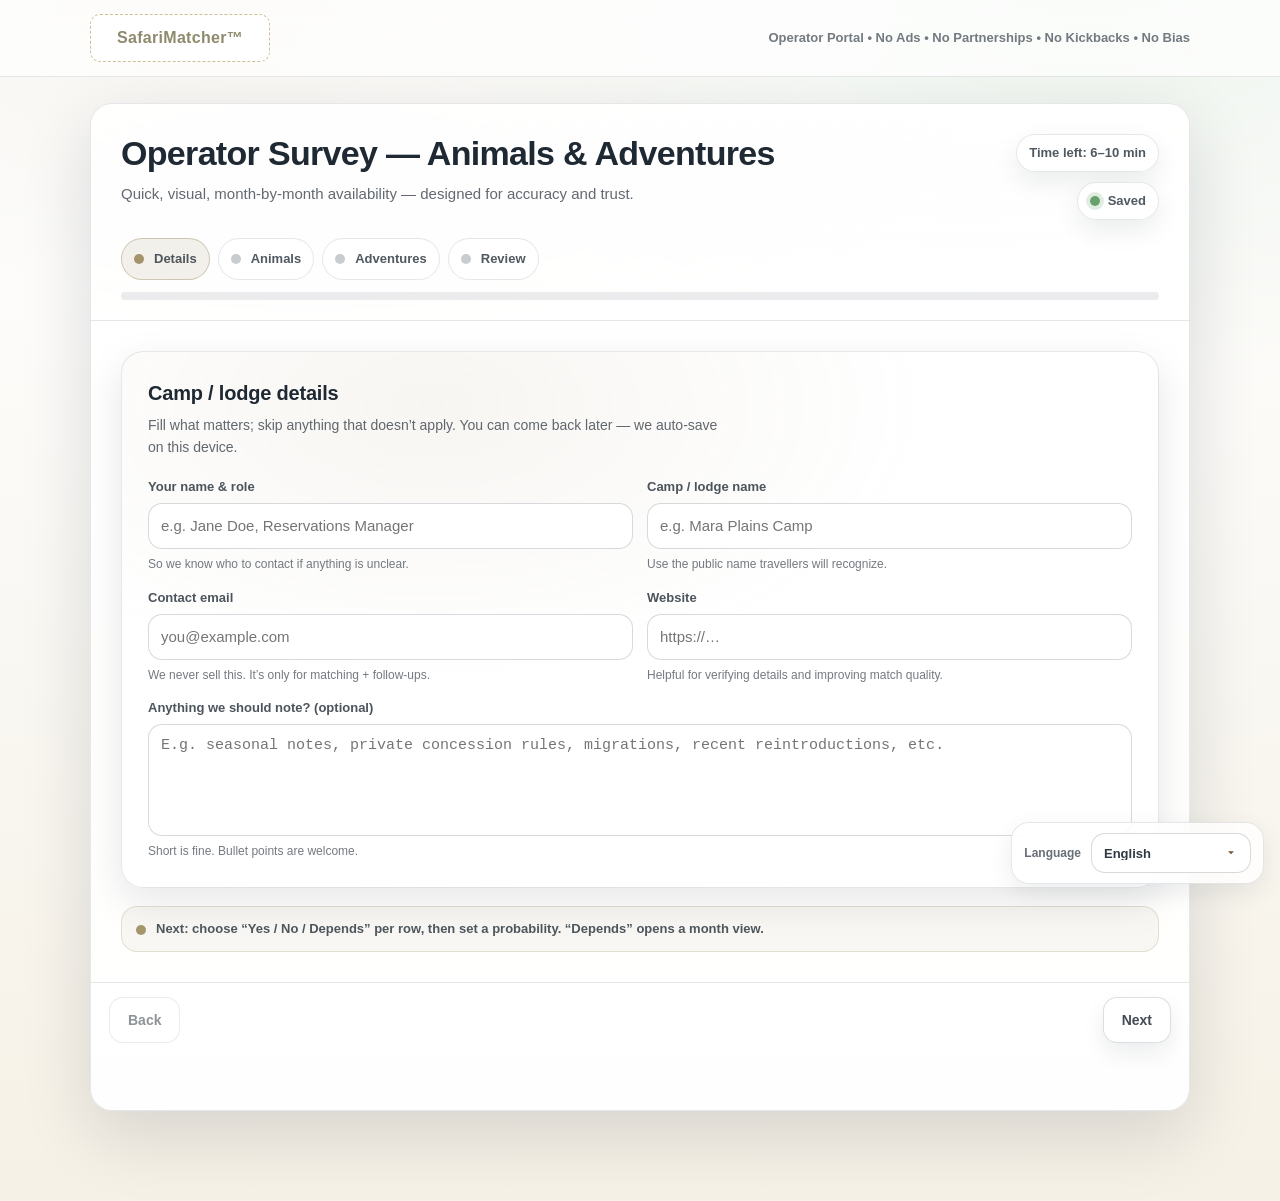
<file: index (1).html>
<!doctype html>
<html lang="en">
<head>
  <meta charset="utf-8">
  <title>SafariMatcher — Operator Survey</title>
  <meta name="viewport" content="width=device-width, initial-scale=1">

  <!-- This page uses a separate CSS file for easier design iteration -->
  <link rel="stylesheet" href="style.css">
</head>
<body>

  <div class="topbar">
    <div class="container topbar-inner">
      <div class="logo-slot" aria-label="Safari Matcher logo">SafariMatcher&#8482;</div>
      <div class="tagline" data-i18n="topbar.tagline">Operator Portal • No Ads • No Partnerships • No Kickbacks • No Bias</div>
    </div>
  </div>

  <main class="container">
    <div class="wizard" id="wizard" aria-label="Operator survey wizard">
      <header class="wizard-header">
        <div class="wizard-title-row">
          <div class="wizard-titles">
            <h1 class="wizard-title" data-i18n="survey.title">Operator Survey — Animals &amp; Adventures</h1>
            <p class="wizard-subtitle" data-i18n="survey.subtitle">
              Quick, visual, month-by-month availability — designed for accuracy and trust.
            </p>
          </div>

          <div class="wizard-meta" aria-label="Survey meta">
            <span class="chip" id="timeLeftChip" data-i18n="meta.time_left">Time left: 6–10 min</span>
            <span class="save-chip" id="saveChip" data-i18n="autosave.ready">Auto‑save on</span>
          </div>
        </div>

        <nav class="wizard-stepper" aria-label="Progress">
          <ol class="stepper-list" id="stepperList">
            <li class="stepper-item" data-step="0"><span class="stepper-dot" aria-hidden="true"></span><span class="stepper-label" data-i18n="step.details">Details</span></li>
            <li class="stepper-item" data-step="1"><span class="stepper-dot" aria-hidden="true"></span><span class="stepper-label" data-i18n="step.animals">Animals</span></li>
            <li class="stepper-item" data-step="2"><span class="stepper-dot" aria-hidden="true"></span><span class="stepper-label" data-i18n="step.adventures">Adventures</span></li>
            <li class="stepper-item" data-step="3"><span class="stepper-dot" aria-hidden="true"></span><span class="stepper-label" data-i18n="step.review">Review</span></li>
          </ol>
          <div class="stepper-bar" aria-hidden="true">
            <div class="stepper-fill" id="stepperFill"></div>
          </div>
        </nav>
      </header>

      <form id="operatorSurveyForm" class="wizard-form" novalidate action="https://formspree.io/f/xeeeajdg" method="POST">
        <!-- Formspree-friendly summary (kept hidden). This prevents thousands of matrix fields cluttering the dashboard. -->
        <textarea id="messageField" name="message" style="display:none"></textarea>

        <div class="wizard-body">
          <!-- STEP 1: DETAILS -->
          <section class="wizard-step is-active" data-step="0" aria-label="Details">
            <div class="step-card">
              <div class="step-head">
                <h2 class="step-title" data-i18n="details.title">Camp / lodge details</h2>
                <p class="step-hint" data-i18n="details.intro">
                  Fill what matters; skip anything that doesn’t apply. You can come back later — we auto‑save on this device.
                </p>
              </div>

              <div class="form-grid">
                <div class="field">
                  <label for="operatorName" data-i18n="label.operator_name">Your name &amp; role</label>
                  <input id="operatorName" name="operatorName" type="text" required
                         placeholder="e.g. Jane Doe, Reservations Manager" data-i18n-placeholder="placeholder.operator_name" autocomplete="name">
                  <div class="field-help" data-i18n="help.operator_name">So we know who to contact if anything is unclear.</div>
                </div>

                <div class="field">
                  <label for="campName" data-i18n="label.camp_name">Camp / lodge name</label>
                  <input id="campName" name="campName" type="text" required
                         placeholder="e.g. Mara Plains Camp" data-i18n-placeholder="placeholder.camp_name" autocomplete="organization">
                  <div class="field-help" data-i18n="help.camp_name">Use the public name travellers will recognize.</div>
                </div>

                <div class="field">
                  <label for="contactEmail" data-i18n="label.contact_email">Contact email</label>
                  <input id="contactEmail" name="email" type="email" required
                         placeholder="you@example.com" data-i18n-placeholder="placeholder.contact_email" autocomplete="email">
                  <div class="field-help" data-i18n="help.contact_email">We never sell this. It’s only for matching + follow‑ups.</div>
                </div>

                <div class="field">
                  <label for="website" data-i18n="label.website">Website</label>
                  <input id="website" name="website" type="url" required placeholder="https://&hellip;" data-i18n-placeholder="placeholder.website" inputmode="url">
                  <div class="field-help" data-i18n="help.website">Helpful for verifying details and improving match quality.</div>
                </div>
              </div>

              <div class="field">
                <label for="notes" data-i18n="label.notes">Anything we should note? (optional)</label>
                <textarea id="notes" name="notes" rows="3"
                          placeholder="E.g. seasonal notes, private concession rules, migrations, recent reintroductions, etc." data-i18n-placeholder="placeholder.notes"></textarea>
                <div class="field-help" data-i18n="help.notes">Short is fine. Bullet points are welcome.</div>
              </div>
            </div>

            <div class="step-footer">
              <div class="tip" role="note">
                <span class="tip-dot" aria-hidden="true"></span>
                <span class="tip-text" data-i18n="tip.details">
                  Next: choose “Yes / No / Depends” per row, then set a probability. “Depends” opens a month view.
                </span>
              </div>
            </div>
          </section>

          <!-- STEP 2: ANIMALS -->
          <section class="wizard-step" data-step="1" aria-label="Animals">
            <div class="step-card">
              <div class="step-head">
                <h2 class="step-title" data-i18n="animals.title">Animals — likelihood</h2>
                <p class="step-hint" data-i18n="animals.help_short">Percentages are guest‑level chances on a typical stay — not guarantees.</p>
              </div>

              <div class="matrix-top">
                <p class="mode-help small-note" data-i18n="animals.mode_help">
                  Choose <span class="pill-inline pill-yes">Yes</span>, <span class="pill-inline pill-no">No</span>, or <span class="pill-inline pill-yes">Depends on Month</span>.
                  If you choose Depends, a month grid opens for that one row.
                </p>
              </div>

              <div class="matrix-wrapper" role="region" aria-label="Animals matrix">
                <table class="matrix-table" aria-describedby="animalsHelp">
                  <thead>
                    <tr>
                      <th class="sticky-col" data-i18n="table.animal">Animal</th>
                      <th style="width:220px" data-i18n="table.answer">Answer</th>
                      <th style="width:160px" data-i18n="table.probability">Probability</th>
                    </tr>
                  </thead>
                  <tbody id="animalsBody" data-group="animals"></tbody>
                </table>
              </div>
              <p id="animalsHelp" class="small-note" data-i18n="animals.help">
                Percentages are guest-level chances on a typical stay — not guarantees.
              </p>
            </div>
          </section>

          <!-- STEP 3: ADVENTURES -->
          <section class="wizard-step" data-step="2" aria-label="Adventures">
            <div class="step-card">
              <div class="step-head">
                <h2 class="step-title" data-i18n="adventures.title">Adventures — availability</h2>
                <p class="step-hint" data-i18n="adventures.help_short">If something is seasonal, reflect that here.</p>
              </div>

              <div class="matrix-top">
                <p class="mode-help small-note" data-i18n="adventures.mode_help">
                  Choose <span class="pill-inline pill-yes">Yes</span>, <span class="pill-inline pill-no">No</span>, or <span class="pill-inline pill-yes">Depends on Month</span>.
                  If you choose Depends, a month grid opens for that one row.
                </p>
              </div>

              <div class="matrix-wrapper" role="region" aria-label="Adventures matrix">
                <table class="matrix-table" aria-describedby="adventuresHelp">
                  <thead>
                    <tr>
                      <th class="sticky-col" data-i18n="table.adventure">Adventure</th>
                      <th style="width:220px" data-i18n="table.answer">Answer</th>
                      <th style="width:160px" data-i18n="table.probability">Probability</th>
                    </tr>
                  </thead>
                  <tbody id="adventuresBody" data-group="adventures"></tbody>
                </table>
              </div>
              <p id="adventuresHelp" class="small-note" data-i18n="adventures.help">
                If something is seasonal (e.g. boating depends on water levels), reflect that here.
              </p>
            </div>
          </section>

          <!-- STEP 4: REVIEW + SUBMIT -->
          <section class="wizard-step" data-step="3" aria-label="Review and submit">
            <div class="step-card">
              <div class="step-head">
                <h2 class="step-title" data-i18n="review.title">Review</h2>
                <p class="step-hint" data-i18n="review.subtitle">A quick summary before you submit.</p>
              </div>

              <div class="review-grid">
                <div class="review-card">
                  <div class="review-card-head">
                    <h3 class="review-card-title" data-i18n="review.details">Details</h3>
                    <button type="button" class="link-btn" data-go-step="0" data-i18n="review.edit">Edit</button>
                  </div>
                  <dl class="review-dl">
                    <div class="review-row"><dt data-i18n="pretty.operator">Operator</dt><dd id="reviewOperator">—</dd></div>
                    <div class="review-row"><dt data-i18n="pretty.camp">Camp/Lodge</dt><dd id="reviewCamp">—</dd></div>
                    <div class="review-row"><dt data-i18n="pretty.email">Email</dt><dd id="reviewEmail">—</dd></div>
                    <div class="review-row"><dt data-i18n="pretty.website">Website</dt><dd id="reviewWebsite">—</dd></div>
                  </dl>
                </div>

                <div class="review-card">
                  <div class="review-card-head">
                    <h3 class="review-card-title" data-i18n="pretty.animals">Animals</h3>
                    <button type="button" class="link-btn" data-go-step="1" data-i18n="review.edit">Edit</button>
                  </div>
                  <div class="review-stats" id="reviewAnimalsStats"></div>
                </div>

                <div class="review-card">
                  <div class="review-card-head">
                    <h3 class="review-card-title" data-i18n="pretty.adventures">Adventures</h3>
                    <button type="button" class="link-btn" data-go-step="2" data-i18n="review.edit">Edit</button>
                  </div>
                  <div class="review-stats" id="reviewAdventuresStats"></div>
                </div>
              </div>

              <div class="submit-box">
                <div class="submit-box-title" data-i18n="submit.ready">Ready to submit?</div>
                <p class="small-note" data-i18n="submit.note">
                  By submitting, you confirm these are your best estimates today. You can update them anytime.
                </p>

                <div class="legal-links">
                  <a href="https://safarimatcher.com/privacy-policy" target="_blank" rel="noopener" data-i18n="link.privacy">Privacy Policy</a>
                  <span class="dot" aria-hidden="true">•</span>
                  <a href="https://safarimatcher.com/terms-of-service" target="_blank" rel="noopener" data-i18n="link.terms">Terms of Service</a>
                </div>
              </div>
            </div>
          </section>
        </div>

        <footer class="wizard-nav" aria-label="Wizard navigation">
          <button type="button" class="btn-secondary" id="prevBtn" data-i18n="nav.back">Back</button>
          <div class="nav-spacer"></div>
          <button type="button" class="btn-secondary" id="nextBtn" data-i18n="nav.next">Next</button>
          <button type="submit" class="btn-primary is-hidden" id="submitBtn" data-i18n="submit.button">Submit survey</button>
        </footer>

        <div class="form-status-wrap">
          <div id="formStatus" class="form-status" role="status" aria-live="polite"></div>
        </div>
      </form>
    </div>
  </main>

  <!-- Language picker (fixed) -->
  <div id="langSwitcher">
    <label id="langSwitcherLabel" for="languageSelect" data-i18n="language.label">Language</label>
    <select id="languageSelect" aria-label="Select language" data-i18n-aria-label="language.aria_label">
      <option value="en">English</option>
      <option value="sw">Kiswahili</option>
      <option value="ar">العربية</option>
      <option value="fr">Français</option>
      <option value="ha">Hausa</option>
      <option value="yo">Yorùbá</option>
    </select>
  </div>

  <!-- Month side-sheet -->
  <div class="sheet-overlay is-hidden" id="monthSheetOverlay" role="dialog" aria-modal="true" aria-labelledby="monthSheetTitle">
    <div class="sheet-backdrop" data-action="close" aria-hidden="true"></div>

    <div class="sheet" role="document" tabindex="-1">
      <div class="sheet-header">
        <div class="sheet-header-text">
          <div class="sheet-kicker" data-i18n="sheet.kicker">Monthly breakdown</div>
          <div class="sheet-title" id="monthSheetTitle">—</div>
          <div class="sheet-subtitle" data-i18n="sheet.subtitle">Only adjust months that differ from the base probability.</div>
        </div>

        <button type="button" class="icon-btn" id="sheetCloseBtn" data-i18n-aria-label="sheet.close_aria" aria-label="Close">×</button>
      </div>

      <div class="sheet-body" id="monthSheetBody"></div>

      <div class="sheet-footer">
        <button type="button" class="btn-secondary" id="sheetResetBtn" data-i18n="sheet.reset">Reset overrides</button>
        <div class="nav-spacer"></div>
        <button type="button" class="btn-primary" id="sheetDoneBtn" data-i18n="sheet.done">Done</button>
      </div>
    </div>
  </div>

  <script>
  (function(){
    const CONFIG = {
      API_BASE: '',
      FORM_ENDPOINT: 'https://formspree.io/f/xeeeajdg',
      MAILTO_FALLBACK_TO: ''
    };

    const months = [
      { id:'jan', label:'Jan' },
      { id:'feb', label:'Feb' },
      { id:'mar', label:'Mar' },
      { id:'apr', label:'Apr' },
      { id:'may', label:'May' },
      { id:'jun', label:'Jun' },
      { id:'jul', label:'Jul' },
      { id:'aug', label:'Aug' },
      { id:'sep', label:'Sep' },
      { id:'oct', label:'Oct' },
      { id:'nov', label:'Nov' },
      { id:'dec', label:'Dec' }
    ];

    // Full animal list
    const animals = [
      { id:'african-lion',           label:'African Lion' },
      { id:'elephant',               label:'Elephant' },
      { id:'leopard',                label:'Leopard' },
      { id:'rhinoceros',             label:'Rhinoceros' },
      { id:'cape-buffalo',           label:'Cape Buffalo' },
      { id:'cheetah',                label:'Cheetah' },
      { id:'spotted-hyena',          label:'Spotted Hyena' },
      { id:'giraffe',                label:'Giraffe' },
      { id:'hippopotamus',           label:'Hippopotamus' },
      { id:'zebra',                  label:'Zebra' },
      { id:'wildebeest',             label:'Wildebeest' },
      { id:'kudu',                   label:'Kudu' },
      { id:'sable-antelope',         label:'Sable Antelope' },
      { id:'giant-eland',            label:'Giant Eland' },
      { id:'gemsbok-oryx',           label:'Gemsbok (Oryx)' },
      { id:'red-hartebeest-topi',    label:'Red Hartebeest / Topi' },
      { id:'waterbuck',              label:'Waterbuck' },
      { id:'impala',                 label:'Impala' },
      { id:'warthog',                label:'Warthog' },
      { id:'crocodile',              label:'Crocodile' },
      { id:'serval-caracal',         label:'Serval / Caracal' },
      { id:'baboon',                 label:'Baboon' },
      { id:'vervet-monkey',          label:'Vervet Monkey' },
      { id:'meerkat',                label:'Meerkat' },
      { id:'mountain-gorilla',       label:'Mountain Gorilla' },
      { id:'chimpanzee',             label:'Chimpanzee' },
      { id:'pangolin',               label:'Pangolin' },
      { id:'jackal-wild-dog',        label:'Jackal/African Wild Dog' },
      { id:'ostrich',                label:'Ostrich' },
      { id:'secretary-bird',         label:'Secretary Bird' }
    ];

    // Full adventures list
    const adventures = [
      { id:'great-migration',                 label:'Great Migration' },
      { id:'night-drive',                     label:'Night Drive' },
      { id:'guided-walking-safari',           label:'Guided Walking Safari' },
      { id:'wilderness-hike',                 label:'Wilderness Hike' },
      { id:'boat-pontoon-safari',             label:'Boat or Pontoon Safari' },
      { id:'mokoro-dugout-excursion',         label:'Mokoro (Dug-Out Canoe) Excursion' },
      { id:'canoe-rafting-safari',            label:'Canoe or Rafting Safari' },
      { id:'hot-air-balloon-flight',          label:'Hot-Air Balloon Flight' },
      { id:'helicopter-safari',               label:'Helicopter Safari' },
      { id:'fixed-wing-scenic-flight',        label:'Fixed-Wing Scenic Flight' },
      { id:'horseback-safari',                label:'Horseback Safari' },
      { id:'animal-tracking-on-foot',         label:'Animal Tracking on Foot' },
      { id:'great-ape-trekking',              label:'Great-Ape Trekking' },
      { id:'photographic-safari-workshop',    label:'Photographic Safari Workshop' },
      { id:'sleep-out-fly-camping',           label:'Sleep-Out Under the Stars / Fly Camping' },
      { id:'cultural-village-visit-dance',    label:'Cultural Village Visit & Traditional Dance' },
      { id:'multi-day-trek',                  label:'Multi-Day Trek (Mountain or Backpacking)' },
      { id:'zip-line',                        label:'Zip Line' },
      { id:'trip-to-beach',                   label:'Trip to Beach' },
      { id:'pool',                            label:'Pool' }
    ];

    const DEFAULT_LANG = 'en';
    const LANG_STORAGE_KEY = 'safarimatcher_lang';
    const SUPPORTED_LANGS = ['en', 'sw', 'ar', 'fr', 'ha', 'yo'];

    // Draft autosave
    const DRAFT_KEY = 'safarimatcher_operator_survey_draft_v3';
    const DRAFT_VERSION = 3;

    const translations = {
      en: {
        'language.label':'Language',
        'language.aria_label':'Select language',

        'topbar.tagline':'Operator Portal • No Ads • No Partnerships • No Kickbacks • No Bias',

        'survey.title':'Operator Survey — Animals & Adventures',
        'survey.subtitle':'Quick, visual, month-by-month availability — designed for accuracy and trust.',
        'meta.eta':'Est. 6–10 min',
        'meta.time_left':'Time left: {range}',

        'autosave.ready':'Auto‑save on',
        'autosave.saving':'Saving…',
        'autosave.saved':'Saved',
        'autosave.restored':'Draft restored',

        'step.details':'Details',
        'step.animals':'Animals',
        'step.adventures':'Adventures',
        'step.review':'Review',

        'nav.back':'Back',
        'nav.next':'Next',

        'details.title':'Camp / lodge details',
        'details.intro':'Fill what matters; skip anything that doesn’t apply. You can come back later — we auto‑save on this device.',
        'help.operator_name':'So we know who to contact if anything is unclear.',
        'help.camp_name':'Use the public name travellers will recognize.',
        'help.contact_email':'We never sell this. It’s only for matching + follow‑ups.',
        'help.website':'Helpful for verifying details and improving match quality.',
        'help.notes':'Short is fine. Bullet points are welcome.',
        'tip.details':'Next: choose “Yes / No / Depends” per row, then set a probability. “Depends” opens a month view.',

        'label.operator_name':'Your name & role',
        'placeholder.operator_name':'e.g. Jane Doe, Reservations Manager',
        'label.camp_name':'Camp / lodge name',
        'placeholder.camp_name':'e.g. Mara Plains Camp',
        'label.contact_email':'Contact email',
        'placeholder.contact_email':'you@example.com',
        'label.website':'Website',
        'placeholder.website':'https://…',
        'label.notes':'Anything we should note? (optional)',
        'placeholder.notes':'E.g. seasonal notes, private concession rules, migrations, recent reintroductions, etc.',

        'animals.title':'Animals — likelihood',
        'animals.help_short':'Percentages are guest‑level chances on a typical stay — not guarantees.',
        'adventures.title':'Adventures — availability',
        'adventures.help_short':'If something is seasonal, reflect that here.',

        'animals.mode_help':'Choose {yes}, {no}, or {depends}. If you choose Depends, a month view opens for that row.',
        'adventures.mode_help':'Choose {yes}, {no}, or {depends}. If you choose Depends, a month view opens for that row.',
        'mode.yes':'Yes',
        'mode.no':'No',
        'mode.depends':'Depends on Month',

        'row.months':'Months',
        'row.edit_months':'Edit months',
        'row.overrides':'Overrides',
        'row.no_overrides':'No month overrides',

        'table.animal':'Animal',
        'table.adventure':'Adventure',
        'table.answer':'Answer',
        'table.probability':'Probability',

        'animals.help':'Percentages are guest-level chances on a typical stay — not guarantees.',
        'adventures.help':'If something is seasonal (e.g. boating depends on water levels), reflect that here.',

        'sheet.kicker':'Monthly breakdown',
        'sheet.subtitle':'Only adjust months that differ from the base probability.',
        'sheet.reset':'Reset overrides',
        'sheet.done':'Done',
        'sheet.close_aria':'Close',

        'review.title':'Review',
        'review.subtitle':'A quick summary before you submit.',
        'review.details':'Details',
        'review.edit':'Edit',
        'review.yes':'Yes',
        'review.no':'No',
        'review.depends':'Depends',
        'review.items':'items',
        'review.optional':'(optional)',

        'submit.ready':'Ready to submit?',
        'submit.button':'Submit survey',
        'submit.note':'By submitting, you confirm these are your best estimates today. You can update them anytime.',

        'link.privacy':'Privacy Policy',
        'link.terms':'Terms of Service',

        'status.missing':'Please fill in your name, camp/lodge name, email, and website.',
        'status.details_required':'Please complete the required details before continuing.',
        'status.submitting':'Submitting your answers...',
        'status.saved':'Thank you - your survey has been saved. You can always update it later.',
        'status.mailto':'Thanks - your email app should open to send a summary. For full results, please use the configured submission endpoint.',
        'status.not_configured':'Submission is not configured yet. Please contact SafariMatcher to enable the survey link.',
        'status.failed':'We could not submit your survey. Please try again, or contact SafariMatcher support.',

        'subject.prefix':'SafariMatcher Operator Survey - ',
        'mail.note1':'NOTE: This email fallback does not include the full matrix.',
        'mail.note2':'Please ask SafariMatcher to enable a secure submission endpoint (recommended).',

        'pretty.title':'SafariMatcher Operator Survey',
        'pretty.operator':'Operator',
        'pretty.camp':'Camp/Lodge',
        'pretty.email':'Email',
        'pretty.website':'Website',
        'pretty.notes':'Notes',
        'pretty.animals':'Animals',
        'pretty.adventures':'Adventures',
        'pretty.yes':'Yes (single probability)',
        'pretty.depends':'Depends on Month',
        'pretty.no':'No',
        'pretty.none':'(No selections provided)',
        'pretty.submitted':'Submitted',
        'pretty.base':'Base',
        'pretty.overrides':'Overrides',
        'pretty.no_overrides':'(no overrides)',

        'month.jan':'Jan','month.feb':'Feb','month.mar':'Mar','month.apr':'Apr','month.may':'May','month.jun':'Jun',
        'month.jul':'Jul','month.aug':'Aug','month.sep':'Sep','month.oct':'Oct','month.nov':'Nov','month.dec':'Dec'
      },
      sw: {
        'language.label':'Lugha','language.aria_label':'Chagua lugha',
        'topbar.tagline':'Portal ya Waendeshaji • Hakuna Matangazo • Hakuna Ushirika • Hakuna Kickback • Hakuna Upendeleo',

        'survey.title':'Utafiti wa Mwendeshaji — Wanyama na Matukio',
        'survey.subtitle':'Upatikanaji wa mwezi kwa mwezi, kwa njia safi na ya kuaminika.',
        'meta.eta':'Dakika 6–10 (kadirio)',
        'meta.time_left':'Muda uliosalia: {range}',

        'autosave.ready':'Hifadhi kiotomatiki iko tayari',
        'autosave.saving':'Inahifadhi…',
        'autosave.saved':'Imehifadhiwa',
        'autosave.restored':'Rasimu imerejeshwa',

        'step.details':'Maelezo',
        'step.animals':'Wanyama',
        'step.adventures':'Matukio',
        'step.review':'Kagua',

        'nav.back':'Rudi',
        'nav.next':'Endelea',

        'details.title':'Maelezo ya kambi / lodge',
        'details.intro':'Jaza muhimu; ruka kisichohusika. Unaweza kurudi baadaye — tunahifadhi kwenye kifaa hiki.',
        'help.operator_name':'Ili tujue wa kuwasiliana naye tukihitaji ufafanuzi.',
        'help.camp_name':'Tumia jina la umma ambalo wasafiri watalitambua.',
        'help.contact_email':'Hatuuzi hii. Ni kwa ulinganishaji na mawasiliano tu.',
        'help.website':'Husaidia kuthibitisha maelezo na kuboresha ulinganishaji.',
        'help.notes':'Fupi inatosha. Nukta zinakaribishwa.',
        'tip.details':'Kisha: chagua “Ndio / Hapana / Inategemea” kwa kila mstari, kisha weka uwezekano. “Inategemea” hufungua miezi.',

        'label.operator_name':'Jina na jukumu lako','placeholder.operator_name':'mf. Asha Juma, Meneja wa Uhifadhi',
        'label.camp_name':'Jina la kambi / lodge','placeholder.camp_name':'mf. Kambi ya Mara Plains',
        'label.contact_email':'Barua pepe ya mawasiliano','placeholder.contact_email':'wewe@mfano.com',
        'label.website':'Tovuti','placeholder.website':'https://…',
        'label.notes':'Kuna chochote cha kuzingatia? (hiari)',
        'placeholder.notes':'Mf. maelezo ya msimu, sheria za concession binafsi, uhamaji, kurejeshwa kwa spishi, n.k.',

        'animals.title':'Wanyama — uwezekano',
        'animals.help_short':'Asilimia ni nafasi za kawaida kwa mgeni — si uhakika.',
        'adventures.title':'Matukio — upatikanaji',
        'adventures.help_short':'Kama jambo ni la msimu, lionyeshe hapa.',

        'animals.mode_help':'Chagua {yes}, {no}, au {depends}. Ukichagua Inategemea, mwonekano wa miezi hufunguka kwa mstari huo.',
        'adventures.mode_help':'Chagua {yes}, {no}, au {depends}. Ukichagua Inategemea, mwonekano wa miezi hufunguka kwa mstari huo.',
        'mode.yes':'Ndio','mode.no':'Hapana','mode.depends':'Inategemea Mwezi',

        'row.months':'Miezi',
        'row.edit_months':'Hariri miezi',
        'row.overrides':'Mabadiliko',
        'row.no_overrides':'Hakuna mabadiliko ya miezi',

        'table.animal':'Mnyama','table.adventure':'Tukio','table.answer':'Jibu','table.probability':'Uwezekano',

        'animals.help':'Asilimia ni nafasi za kawaida kwa mgeni — si uhakika.',
        'adventures.help':'Kama jambo ni la msimu (mf. boating hutegemea kiwango cha maji), lionyeshe hapa.',

        'sheet.kicker':'Mgawanyo wa kila mwezi',
        'sheet.subtitle':'Badilisha tu miezi inayotofautiana na msingi.',
        'sheet.reset':'Rudisha mabadiliko',
        'sheet.done':'Sawa',
        'sheet.close_aria':'Funga',

        'review.title':'Kagua',
        'review.subtitle':'Muhtasari mfupi kabla ya kutuma.',
        'review.details':'Maelezo',
        'review.edit':'Hariri',
        'review.yes':'Ndio',
        'review.no':'Hapana',
        'review.depends':'Inategemea',
        'review.items':'vipengele',
        'review.optional':'(hiari)',

        'submit.ready':'Uko tayari kutuma?',
        'submit.button':'Wasilisha utafiti',
        'submit.note':'Kwa kuwasilisha, unathibitisha haya ni makadirio yako bora ya sasa. Unaweza kusasisha wakati wowote.',

        'link.privacy':'Sera ya Faragha',
        'link.terms':'Masharti ya Huduma',

        'status.missing':'Tafadhali jaza jina lako, jina la kambi/lodge, barua pepe, na tovuti.',
        'status.details_required':'Tafadhali jaza taarifa zinazohitajika kabla ya kuendelea.',
        'status.submitting':'Tunawasilisha majibu yako...','status.saved':'Asante — utafiti wako umehifadhiwa.',
        'status.mailto':'Asante — programu yako ya barua pepe inapaswa kufunguka kutuma muhtasari.',
        'status.not_configured':'Uwasilishaji haujasanidiwa bado. Tafadhali wasiliana na SafariMatcher.',
        'status.failed':'Hatukuweza kuwasilisha utafiti wako. Tafadhali jaribu tena.',

        'subject.prefix':'Utafiti wa Mwendeshaji SafariMatcher - ',
        'mail.note1':'KUMBUKA: Njia hii ya barua pepe haijumuishi gridi kamili.',
        'mail.note2':'Omba SafariMatcher iwezeshe endpoint salama ya uwasilishaji.',

        'pretty.title':'Utafiti wa Mwendeshaji SafariMatcher','pretty.operator':'Mwendeshaji','pretty.camp':'Kambi/Lodge',
        'pretty.email':'Barua pepe','pretty.website':'Tovuti','pretty.notes':'Maelezo','pretty.animals':'Wanyama','pretty.adventures':'Matukio',
        'pretty.yes':'Ndio (uwezekano mmoja)','pretty.depends':'Inategemea Mwezi','pretty.no':'Hapana','pretty.none':'(Hakuna chaguo zilizotolewa)',
        'pretty.submitted':'Iliwasilishwa','pretty.base':'Msingi','pretty.overrides':'Marekebisho','pretty.no_overrides':'(hakuna marekebisho)',

        'month.jan':'Jan','month.feb':'Feb','month.mar':'Mac','month.apr':'Apr','month.may':'Mei','month.jun':'Jun',
        'month.jul':'Jul','month.aug':'Ago','month.sep':'Sep','month.oct':'Okt','month.nov':'Nov','month.dec':'Des'
      },
      ar: {
        'language.label':'اللغة','language.aria_label':'اختر اللغة',
        'topbar.tagline':'بوابة المشغل • بدون إعلانات • بدون شراكات • بدون عمولات • بدون تحيز',

        'survey.title':'استبيان المشغل — الحيوانات والتجارب',
        'survey.subtitle':'توفر شهري واضح وسهل — مصمم للدقة والثقة.',
        'meta.eta':'٦–١٠ دقائق تقريبًا',
        'meta.time_left':'الوقت المتبقي: {range}',

        'autosave.ready':'الحفظ التلقائي مفعّل',
        'autosave.saving':'جارٍ الحفظ…',
        'autosave.saved':'تم الحفظ',
        'autosave.restored':'تم استعادة المسودة',

        'step.details':'التفاصيل',
        'step.animals':'الحيوانات',
        'step.adventures':'التجارب',
        'step.review':'مراجعة',

        'nav.back':'رجوع',
        'nav.next':'التالي',

        'details.title':'تفاصيل المخيم / النُزل',
        'details.intro':'املأ المهم فقط وتجاوز ما لا ينطبق. يمكنك العودة لاحقًا — نحفظ تلقائيًا على هذا الجهاز.',
        'help.operator_name':'لنعرف من نتواصل معه إذا احتجنا توضيحًا.',
        'help.camp_name':'استخدم الاسم العام الذي يعرفه المسافرون.',
        'help.contact_email':'لن نبيع هذا أبدًا. للاستخدام في المطابقة والمتابعة فقط.',
        'help.website':'يساعد على التحقق من التفاصيل وتحسين جودة المطابقة.',
        'help.notes':'حتى الملاحظات القصيرة مفيدة. النقاط مرحب بها.',
        'tip.details':'التالي: اختر “نعم / لا / يعتمد” لكل صف، ثم حدد الاحتمال. “يعتمد” يفتح عرض الأشهر.',

        'label.operator_name':'اسمك ودورك','placeholder.operator_name':'مثال: أحمد علي، مدير الحجوزات',
        'label.camp_name':'اسم المخيم / النُزل','placeholder.camp_name':'مثال: مخيم مارا بلينز',
        'label.contact_email':'بريد التواصل','placeholder.contact_email':'you@example.com',
        'label.website':'الموقع الإلكتروني','placeholder.website':'https://…',
        'label.notes':'أي ملاحظات يجب أن نعرفها؟ (اختياري)','placeholder.notes':'مثال: ملاحظات موسمية، قواعد امتياز خاص، هجرات، إعادة توطين حديثة...',

        'animals.title':'الحيوانات — الاحتمال',
        'animals.help_short':'النِّسب تمثل فرصًا معتادة للضيف وليست ضمانًا.',
        'adventures.title':'التجارب — التوفر',
        'adventures.help_short':'إذا كان النشاط موسميًا فاذكره هنا.',

        'animals.mode_help':'اختر {yes} أو {no} أو {depends}. إذا اخترت يعتمد فسيُفتح عرض الأشهر لهذا الصف.',
        'adventures.mode_help':'اختر {yes} أو {no} أو {depends}. إذا اخترت يعتمد فسيُفتح عرض الأشهر لهذا الصف.',
        'mode.yes':'نعم','mode.no':'لا','mode.depends':'يعتمد على الشهر',

        'row.months':'الأشهر',
        'row.edit_months':'تعديل الأشهر',
        'row.overrides':'تعديلات',
        'row.no_overrides':'لا توجد تعديلات شهرية',

        'table.animal':'الحيوان','table.adventure':'التجربة','table.answer':'الإجابة','table.probability':'الاحتمال',

        'animals.help':'النِّسب تمثل فرصًا معتادة للضيف خلال إقامة نموذجية وليست ضمانًا.',
        'adventures.help':'إذا كان النشاط موسميًا (مثل القوارب حسب مستوى المياه) فاذكره هنا.',

        'sheet.kicker':'تفصيل شهري',
        'sheet.subtitle':'عدّل فقط الأشهر المختلفة عن الاحتمال الأساسي.',
        'sheet.reset':'إعادة ضبط التعديلات',
        'sheet.done':'تم',
        'sheet.close_aria':'إغلاق',

        'review.title':'مراجعة',
        'review.subtitle':'ملخص سريع قبل الإرسال.',
        'review.details':'التفاصيل',
        'review.edit':'تعديل',
        'review.yes':'نعم',
        'review.no':'لا',
        'review.depends':'يعتمد',
        'review.items':'عناصر',
        'review.optional':'(اختياري)',

        'submit.ready':'جاهز للإرسال؟',
        'submit.button':'إرسال الاستبيان',
        'submit.note':'بإرسالك تؤكد أن هذه أفضل تقديراتك الحالية ويمكنك تحديثها في أي وقت.',

        'link.privacy':'سياسة الخصوصية',
        'link.terms':'شروط الخدمة',

        'status.missing':'يرجى إدخال اسمك واسم المخيم/النُزل والبريد الإلكتروني والموقع الإلكتروني.',
        'status.details_required':'يرجى إكمال التفاصيل المطلوبة قبل المتابعة.',
        'status.submitting':'جارٍ إرسال إجاباتك...','status.saved':'شكرًا — تم حفظ استبيانك.',
        'status.mailto':'شكرًا — يجب أن يفتح تطبيق البريد لإرسال الملخص.',
        'status.not_configured':'الإرسال غير مهيأ بعد. يرجى التواصل مع SafariMatcher.',
        'status.failed':'تعذر إرسال الاستبيان. يرجى المحاولة مرة أخرى.',

        'subject.prefix':'استبيان مشغل SafariMatcher - ',
        'mail.note1':'ملاحظة: هذا الإرسال عبر البريد لا يتضمن المصفوفة كاملة.',
        'mail.note2':'يرجى طلب تفعيل نقطة إرسال آمنة من SafariMatcher.',

        'pretty.title':'استبيان مشغل SafariMatcher','pretty.operator':'المشغل','pretty.camp':'المخيم/النُزل',
        'pretty.email':'البريد الإلكتروني','pretty.website':'الموقع الإلكتروني','pretty.notes':'ملاحظات',
        'pretty.animals':'الحيوانات','pretty.adventures':'التجارب','pretty.yes':'نعم (احتمال واحد)',
        'pretty.depends':'يعتمد على الشهر','pretty.no':'لا','pretty.none':'(لا توجد اختيارات)','pretty.submitted':'تم الإرسال',
        'pretty.base':'الأساس','pretty.overrides':'تعديلات','pretty.no_overrides':'(لا تعديلات)',

        'month.jan':'ينا','month.feb':'فبر','month.mar':'مار','month.apr':'أبر','month.may':'ماي','month.jun':'يون',
        'month.jul':'يول','month.aug':'أغس','month.sep':'سبت','month.oct':'أكت','month.nov':'نوف','month.dec':'ديس'
      },
      fr: {
        'language.label':'Langue',
        'language.aria_label':'Choisir la langue',
        'topbar.tagline':'Portail opérateur • Sans pubs • Sans partenariats • Sans rétrocommissions • Sans biais',

        'survey.title':'Enquête opérateur — Animaux et expériences',
        'survey.subtitle':'Disponibilités mois par mois, claires et fiables.',
        'meta.eta':'Env. 6–10 min',
        'meta.time_left':'Temps restant : {range}',

        'autosave.ready':'Sauvegarde auto activée',
        'autosave.saving':'Sauvegarde…',
        'autosave.saved':'Enregistré',
        'autosave.restored':'Brouillon restauré',

        'step.details':'Détails',
        'step.animals':'Animaux',
        'step.adventures':'Expériences',
        'step.review':'Vérifier',

        'nav.back':'Retour',
        'nav.next':'Suivant',

        'details.title':'Détails du camp / lodge',
        'details.intro':'Renseignez l’essentiel; ignorez ce qui ne s’applique pas. Vous pouvez revenir plus tard — sauvegarde auto sur cet appareil.',
        'help.operator_name':'Pour savoir qui contacter en cas de question.',
        'help.camp_name':'Utilisez le nom public que les voyageurs reconnaissent.',
        'help.contact_email':'Nous ne le vendons jamais. Uniquement pour la mise en relation et le suivi.',
        'help.website':'Utile pour vérifier les informations et améliorer la qualité des matchs.',
        'help.notes':'Court, c’est très bien. Les puces sont les bienvenues.',
        'tip.details':'Ensuite : choisissez “Oui / Non / Dépend” par ligne, puis une probabilité. “Dépend” ouvre la vue mensuelle.',

        'label.operator_name':'Votre nom et rôle',
        'placeholder.operator_name':'ex. Jeanne Dupont, Responsable des réservations',
        'label.camp_name':'Nom du camp / lodge',
        'placeholder.camp_name':'ex. Camp Mara Plains',
        'label.contact_email':'E-mail de contact',
        'placeholder.contact_email':'you@example.com',
        'label.website':'Site web',
        'placeholder.website':'https://…',
        'label.notes':'Quelque chose à signaler ? (optionnel)',
        'placeholder.notes':'Ex. notes saisonnières, règles de concession privée, migrations, réintroductions récentes, etc.',

        'animals.title':'Animaux — probabilité',
        'animals.help_short':'Les pourcentages sont des chances typiques — pas des garanties.',
        'adventures.title':'Expériences — disponibilité',
        'adventures.help_short':'Si une activité est saisonnière, indiquez-le.',

        'animals.mode_help':'Choisissez {yes}, {no} ou {depends}. Si vous choisissez Dépend, une vue mensuelle s’ouvre pour cette ligne.',
        'adventures.mode_help':'Choisissez {yes}, {no} ou {depends}. Si vous choisissez Dépend, une vue mensuelle s’ouvre pour cette ligne.',
        'mode.yes':'Oui',
        'mode.no':'Non',
        'mode.depends':'Dépend du mois',

        'row.months':'Mois',
        'row.edit_months':'Modifier les mois',
        'row.overrides':'Ajustements',
        'row.no_overrides':'Aucun ajustement mensuel',

        'table.animal':'Animal',
        'table.adventure':'Expérience',
        'table.answer':'Réponse',
        'table.probability':'Probabilité',

        'animals.help':'Les pourcentages sont des chances typiques pour un séjour — pas des garanties.',
        'adventures.help':'Si une activité est saisonnière (ex. navigation selon le niveau d’eau), indiquez-le ici.',

        'sheet.kicker':'Détail mensuel',
        'sheet.subtitle':'Ajustez seulement les mois qui diffèrent de la probabilité de base.',
        'sheet.reset':'Réinitialiser les ajustements',
        'sheet.done':'Terminé',
        'sheet.close_aria':'Fermer',

        'review.title':'Vérifier',
        'review.subtitle':'Un aperçu rapide avant l’envoi.',
        'review.details':'Détails',
        'review.edit':'Modifier',
        'review.yes':'Oui',
        'review.no':'Non',
        'review.depends':'Dépend',
        'review.items':'éléments',
        'review.optional':'(optionnel)',

        'submit.ready':'Prêt à envoyer ?',
        'submit.button':'Envoyer l’enquête',
        'submit.note':'En envoyant, vous confirmez que ce sont vos meilleures estimations à ce jour. Vous pouvez les mettre à jour à tout moment.',

        'link.privacy':'Politique de confidentialité',
        'link.terms':'Conditions d’utilisation',

        'status.missing':'Veuillez renseigner votre nom, le nom du camp/lodge, l’e-mail et le site web.',
        'status.details_required':'Veuillez compléter les informations obligatoires avant de continuer.',
        'status.submitting':'Envoi de vos réponses...',
        'status.saved':'Merci - votre enquête a bien été enregistrée. Vous pourrez la mettre à jour plus tard.',
        'status.mailto':'Merci - votre application e-mail devrait s’ouvrir pour envoyer un résumé.',
        'status.not_configured':'L’envoi n’est pas encore configuré. Veuillez contacter SafariMatcher pour activer le lien d’enquête.',
        'status.failed':'Nous n’avons pas pu envoyer votre enquête. Veuillez réessayer ou contacter le support SafariMatcher.',

        'subject.prefix':'Enquête opérateur SafariMatcher - ',
        'mail.note1':'REMARQUE: Ce secours e-mail n’inclut pas la matrice complète.',
        'mail.note2':'Veuillez demander à SafariMatcher d’activer un point d’envoi sécurisé (recommandé).',

        'pretty.title':'Enquête opérateur SafariMatcher',
        'pretty.operator':'Opérateur',
        'pretty.camp':'Camp/Lodge',
        'pretty.email':'E-mail',
        'pretty.website':'Site web',
        'pretty.notes':'Notes',
        'pretty.animals':'Animaux',
        'pretty.adventures':'Expériences',
        'pretty.yes':'Oui (probabilité unique)',
        'pretty.depends':'Dépend du mois',
        'pretty.no':'Non',
        'pretty.none':'(Aucune sélection fournie)',
        'pretty.submitted':'Soumis',
        'pretty.base':'Base',
        'pretty.overrides':'Ajustements',
        'pretty.no_overrides':'(aucun ajustement)',

        'month.jan':'Jan','month.feb':'Fév','month.mar':'Mar','month.apr':'Avr','month.may':'Mai','month.jun':'Juin',
        'month.jul':'Juil','month.aug':'Aoû','month.sep':'Sep','month.oct':'Oct','month.nov':'Nov','month.dec':'Déc'
      },
      ha: {
        'language.label':'Harshe','language.aria_label':'Zaɓi harshe',
        'topbar.tagline':'Tashar Mai Gudanarwa • Babu tallace-tallace • Babu haɗin gwiwa • Babu kickback • Babu son kai',

        'survey.title':'Binciken Mai Gudanarwa — Dabbobi da Abubuwan Kasada',
        'survey.subtitle':'Samuwa wata-wata a sarari — don daidaito da amincewa.',
        'meta.eta':'Kimanin minti 6–10',
        'meta.time_left':'Lokacin da ya rage: {range}',

        'autosave.ready':'Ajiya ta atomatik a kunne',
        'autosave.saving':'Ana ajiyewa…',
        'autosave.saved':'An ajiye',
        'autosave.restored':'An dawo da daftarin',

        'step.details':'Bayanai',
        'step.animals':'Dabbobi',
        'step.adventures':'Kasada',
        'step.review':'Duba',

        'nav.back':'Komawa',
        'nav.next':'Gaba',

        'details.title':'Bayanin sansani / lodge',
        'details.intro':'Cika muhimmai; tsallake abin da bai dace ba. Za ka iya dawowa — muna ajiyewa a wannan na’ura.',
        'help.operator_name':'Don mu san wanda za mu tuntuɓa idan akwai tambaya.',
        'help.camp_name':'Yi amfani da sunan da matafiya suka sani.',
        'help.contact_email':'Ba mu sayar da shi. Don daidaita da tuntuɓa kawai.',
        'help.website':'Yana taimakawa wajen tabbatar da bayanai da inganta daidaitawa.',
        'help.notes':'Ko gajere ya isa. Ana maraba da maki-maki.',
        'tip.details':'Na gaba: zaɓi “Eh / A’a / Ya danganta” a kowane layi, sannan ka sa yiwuwa. “Ya danganta” yana buɗe watanni.',

        'label.operator_name':'Sunanka da matsayinka','placeholder.operator_name':'misali: Amina Bello, Manajan ajiyar wuri',
        'label.camp_name':'Sunan sansani / lodge','placeholder.camp_name':'misali: Mara Plains Camp',
        'label.contact_email':'Imel na tuntuɓa','placeholder.contact_email':'kai@misali.com',
        'label.website':'Yanar gizo','placeholder.website':'https://…',
        'label.notes':'Akwai abin da ya kamata mu lura da shi? (na zaɓi)',
        'placeholder.notes':'mis. bayanan yanayi, dokokin concession na sirri, ƙaura, sake gabatarwa...',

        'animals.title':'Dabbobi — yiwuwa',
        'animals.help_short':'Kashi-kashi dama ce ta al’ada ga baƙi, ba garanti ba.',
        'adventures.title':'Kasada — samuwa',
        'adventures.help_short':'Idan abu na yanayi ne, nuna a nan.',

        'animals.mode_help':'Zaɓi {yes}, {no}, ko {depends}. Idan ka zaɓi Ya danganta, za a buɗe duba watanni don wannan layi.',
        'adventures.mode_help':'Zaɓi {yes}, {no}, ko {depends}. Idan ka zaɓi Ya danganta, za a buɗe duba watanni don wannan layi.',
        'mode.yes':'Eh','mode.no':'A’a','mode.depends':'Ya danganta da wata',

        'row.months':'Watanni',
        'row.edit_months':'Gyara watanni',
        'row.overrides':'Canje-canje',
        'row.no_overrides':'Babu canji na wata',

        'table.animal':'Dabba','table.adventure':'Kasada','table.answer':'Amsa','table.probability':'Yiwuwa',

        'animals.help':'Kashi-kashi dama ce ta al’ada ga baƙi, ba garanti ba.',
        'adventures.help':'Idan wani abu na yanayi ne (mis. jirgin ruwa ya danganta da matakin ruwa), nuna a nan.',

        'sheet.kicker':'Rarrabawar wata-wata',
        'sheet.subtitle':'Canja watannin da suka bambanta da asali kawai.',
        'sheet.reset':'Sake saita canje-canje',
        'sheet.done':'An gama',
        'sheet.close_aria':'Rufe',

        'review.title':'Duba',
        'review.subtitle':'Taƙaitaccen dubawa kafin aikawa.',
        'review.details':'Bayanai',
        'review.edit':'Gyara',
        'review.yes':'Eh',
        'review.no':'A’a',
        'review.depends':'Ya danganta',
        'review.items':'abubuwa',
        'review.optional':'(na zaɓi)',

        'submit.ready':'Shirye don aikawa?',
        'submit.button':'Aika bincike',
        'submit.note':'Da aika wannan, ka tabbatar wadannan su ne mafi kyawun hasashenka yanzu. Za ka iya sabuntawa kowane lokaci.',

        'link.privacy':'Manufar Sirri',
        'link.terms':'Sharudan Sabis',

        'status.missing':'Da fatan a cika sunanka, sunan sansani/lodge, imel, da yanar gizo.',
        'status.details_required':'Da fatan a cika bayanan da ake buƙata kafin a ci gaba.',
        'status.submitting':'Ana aika amsoshinka...','status.saved':'Na gode — an adana bincikenka.',
        'status.mailto':'Na gode — manhajar imel ɗinka za ta buɗe don aika taƙaitaccen bayani.',
        'status.not_configured':'Ba a saita aikawa ba tukuna. Tuntuɓi SafariMatcher.',
        'status.failed':'Ba mu iya aika bincikenka ba. Da fatan ka sake gwadawa.',

        'subject.prefix':'Binciken Mai Gudanarwa SafariMatcher - ',
        'mail.note1':'LURA: Wannan madadin imel ba ya ƙunshe da cikakken matrix.',
        'mail.note2':'A nemi SafariMatcher ya kunna aminci endpoint na aikawa.',

        'pretty.title':'Binciken Mai Gudanarwa SafariMatcher','pretty.operator':'Mai Gudanarwa','pretty.camp':'Sansani/Lodge',
        'pretty.email':'Imel','pretty.website':'Yanar gizo','pretty.notes':'Bayanan kula',
        'pretty.animals':'Dabbobi','pretty.adventures':'Kasada','pretty.yes':'Eh (yiwuwar guda)',
        'pretty.depends':'Ya danganta da wata','pretty.no':'A’a','pretty.none':'(Ba a bayar da zaɓi ba)',
        'pretty.submitted':'An aika','pretty.base':'Asali','pretty.overrides':'Canje-canje','pretty.no_overrides':'(babu canje-canje)',

        'month.jan':'Jan','month.feb':'Fab','month.mar':'Mar','month.apr':'Afi','month.may':'May','month.jun':'Yun',
        'month.jul':'Yul','month.aug':'Agu','month.sep':'Sat','month.oct':'Okt','month.nov':'Nuw','month.dec':'Dis'
      },
      yo: {
        'language.label':'Èdè','language.aria_label':'Yan èdè',
        'topbar.tagline':'Pọtàlì Olùdarí • Kò sí ìpolówó • Kò sí ìfowósowọ́pọ̀ • Kò sí kickback • Kò sí ìyàsọ́tọ̀',

        'survey.title':'Ìwádìí Olùdarí — Ẹranko àti Ìrìnàjò',
        'survey.subtitle':'Ìwàláàyè oṣù kọọkan ní kedere — fún ìdánilẹ́kọ̀ọ́ àti ìgbẹ́kẹ̀lé.',
        'meta.eta':'Ìṣẹ́jú 6–10 (àfojúsùn)',
        'meta.time_left':'Àkókò tó kù: {range}',

        'autosave.ready':'Ìfipamọ́ aifọwọyi wa',
        'autosave.saving':'Ń fipamọ́…',
        'autosave.saved':'Ti fipamọ́',
        'autosave.restored':'A ti gba daftà padà',

        'step.details':'Àlàyé',
        'step.animals':'Ẹranko',
        'step.adventures':'Ìrìnàjò',
        'step.review':'Kà á',

        'nav.back':'Padà',
        'nav.next':'Tẹ̀síwájú',

        'details.title':'Àlàyé ibùdó / lodge',
        'details.intro':'Kún ohun tó ṣe pàtàkì nìkan. O lè padà wá — a ń fipamọ́ lórí ẹrọ yìí.',
        'help.operator_name':'Kí a lè mọ ẹni tá a máa kan sí bí ó bá yẹ.',
        'help.camp_name':'Lo orúkọ gbangba tí arìnrìnàjò mọ̀.',
        'help.contact_email':'A kì í tà á rárá. Fún ìbámu àti ìbánisọ̀rọ̀ nìkan.',
        'help.website':'Ó ràn wá lọ́wọ́ láti ṣàyẹ̀wò àlàyé àti láti mu ìbámu dára.',
        'help.notes':'Fúùfù ni. Àwọn bullet jẹ́ káàbọ̀.',
        'tip.details':'Tẹ̀síwájú: yan “Bẹ́ẹ̀ni / Rárá / Ó dá lórí” fún ọ̀nà kọọkan, lẹ́yìn náà ṣètò seese. “Ó dá lórí” yóò ṣí oṣù.',

        'label.operator_name':'Orúkọ àti ipa rẹ','placeholder.operator_name':'Àpẹẹrẹ: Adéọlá Akin, Olùdarí ìpamọ́',
        'label.camp_name':'Orúkọ ibùdó / lodge','placeholder.camp_name':'Àpẹẹrẹ: Mara Plains Camp',
        'label.contact_email':'Ímẹ́lì ìbánisọ̀rọ̀','placeholder.contact_email':'ẹ@àpẹẹrẹ.com',
        'label.website':'Ojúlé ayé','placeholder.website':'https://…',
        'label.notes':'Ṣé ohun míì wà tí a gbọ́dọ̀ mọ̀? (àṣàyàn)',
        'placeholder.notes':'àpẹẹrẹ: àlàyé àkókò ọdún, òfin concession aládani, ìṣílọ̀, ìtúnfi ẹ̀dá sílẹ̀...',

        'animals.title':'Ẹranko — seese',
        'animals.help_short':'Ìdá ọgọ́rùn-ún jẹ́ seese, kì í ṣe ìdánilójú.',
        'adventures.title':'Ìrìnàjò — ìwàláàyè',
        'adventures.help_short':'Tí ohun kan bá jẹ́ ti àsìkò, fi hàn níbí.',

        'animals.mode_help':'Yan {yes}, {no}, tàbí {depends}. Bí o bá yan Ó dá lórí, a ó ṣí dídánwò oṣù fún ọ̀nà yẹn.',
        'adventures.mode_help':'Yan {yes}, {no}, tàbí {depends}. Bí o bá yan Ó dá lórí, a ó ṣí dídánwò oṣù fún ọ̀nà yẹn.',
        'mode.yes':'Bẹ́ẹ̀ni','mode.no':'Rárá','mode.depends':'Ó dá lórí oṣù',

        'row.months':'Oṣù',
        'row.edit_months':'Ṣàtúnṣe oṣù',
        'row.overrides':'Àtúnṣe',
        'row.no_overrides':'Kò sí àtúnṣe oṣù',

        'table.animal':'Ẹranko','table.adventure':'Ìrìnàjò','table.answer':'Ìdáhùn','table.probability':'Seese',

        'animals.help':'Ìdá ọgọ́rùn-ún jẹ́ seese fún alejo ní ìbùgbé àṣà, kì í ṣe ìdánilójú.',
        'adventures.help':'Tí ohun kan bá jẹ́ ti àsìkò (àpẹẹrẹ, ọkọ omi da lórí ìpele omi), fi hàn níbí.',

        'sheet.kicker':'Ìpín oṣù kọọkan',
        'sheet.subtitle':'Ṣàtúnṣe àwọn oṣù tó yàtọ̀ sí ìpìlẹ̀ nìkan.',
        'sheet.reset':'Tún àtúnṣe ṣe',
        'sheet.done':'Tán',
        'sheet.close_aria':'Pa',

        'review.title':'Kà á',
        'review.subtitle':'Àkótán kí o tó fi ránṣẹ́.',
        'review.details':'Àlàyé',
        'review.edit':'Ṣàtúnṣe',
        'review.yes':'Bẹ́ẹ̀ni',
        'review.no':'Rárá',
        'review.depends':'Ó dá lórí',
        'review.items':'àwọn nkan',
        'review.optional':'(àṣàyàn)',

        'submit.ready':'Ṣé o ti setan láti fi ránṣẹ́?',
        'submit.button':'Fi ìwádìí ránṣẹ́',
        'submit.note':'Nípa fífi ránṣẹ́, o jẹ́rìí pé wọ̀nyí ni àfojúsùn tó dáa jù lọ lónìí. O lè tún un ṣe nigbakugba.',

        'link.privacy':'Ilana Aṣírí',
        'link.terms':'Àwọn Ofin Iṣẹ́',

        'status.missing':'Jọ kún orúkọ rẹ, orúkọ ibùdó/lodge, ímẹ́lì, àti ojúlé ayé.',
        'status.details_required':'Jọ kún àwọn àlàyé tó jẹ́ dandan kí o tó tẹ̀síwájú.',
        'status.submitting':'A ń fi ìdáhùn rẹ ránṣẹ́...','status.saved':'Ẹ ṣé — a ti fi ìwádìí rẹ pamọ́.',
        'status.mailto':'Ẹ ṣé — ohun èlò ímẹ́lì rẹ yẹ kí ó ṣí láti fi àkótán ránṣẹ́.',
        'status.not_configured':'A kò tíì ṣètò fífi ránṣẹ́. Jọ kan sí SafariMatcher.',
        'status.failed':'A kò lè fi ìwádìí rẹ ránṣẹ́. Jọ tún gbìyànjú.',

        'subject.prefix':'Ìwádìí Olùdarí SafariMatcher - ',
        'mail.note1':'AKIYESI: Àtìlẹ́yìn ímẹ́lì yìí kò ní matrix kikun.',
        'mail.note2':'Jọ béèrè kí SafariMatcher muu endpoint ailewu ṣiṣẹ.',

        'pretty.title':'Ìwádìí Olùdarí SafariMatcher','pretty.operator':'Olùdarí','pretty.camp':'Ibùdó/Lodge',
        'pretty.email':'Ímẹ́lì','pretty.website':'Ojúlé ayé','pretty.notes':'Àwọn akọsilẹ',
        'pretty.animals':'Ẹranko','pretty.adventures':'Ìrìnàjò','pretty.yes':'Bẹ́ẹ̀ni (seese kan)',
        'pretty.depends':'Ó dá lórí oṣù','pretty.no':'Rárá','pretty.none':'(Kò sí yíyan)',
        'pretty.submitted':'A ti fi ránṣẹ́','pretty.base':'Ìpìlẹ̀','pretty.overrides':'Àtúnṣe','pretty.no_overrides':'(kò sí àtúnṣe)',

        'month.jan':'Ṣẹ́r','month.feb':'Èr','month.mar':'Ẹt','month.apr':'Ìgb','month.may':'Èbi','month.jun':'Okú',
        'month.jul':'Agẹ','month.aug':'Ògú','month.sep':'Owe','month.oct':'Ọwa','month.nov':'Bél','month.dec':'Ọpẹ'
      }
    };

    const i18nAnimals = {
      sw:{
        'african-lion':'Simba wa Afrika','elephant':'Tembo','leopard':'Chui','rhinoceros':'Kifaru','cape-buffalo':'Nyati wa Cape','cheetah':'Duma','spotted-hyena':'Fisi mwenye madoa',
        'giraffe':'Twiga','hippopotamus':'Kiboko','zebra':'Punda milia','wildebeest':'Nyumbu','kudu':'Kudu','sable-antelope':'Swala sable','giant-eland':'Eland mkubwa',
        'gemsbok-oryx':'Gemsbok (Oryx)','red-hartebeest-topi':'Hartebeest mwekundu / Topi','waterbuck':'Koba','impala':'Impala','warthog':'Ngiri mwitu','crocodile':'Mamba',
        'serval-caracal':'Serval / Karakali','baboon':'Nyani','vervet-monkey':'Tumbili vervet','meerkat':'Meerkat','mountain-gorilla':'Sokwe wa mlima',
        'chimpanzee':'Sokwe','pangolin':'Kakakuona','jackal-wild-dog':'Mbweha / Mbwa mwitu wa Afrika','ostrich':'Mbuni','secretary-bird':'Ndege katibu'
      },
      ar:{
        'african-lion':'أسد أفريقي','elephant':'فيل','leopard':'نمر','rhinoceros':'وحيد القرن','cape-buffalo':'جاموس الكيب','cheetah':'فهد','spotted-hyena':'ضبع مرقط',
        'giraffe':'زرافة','hippopotamus':'فرس النهر','zebra':'حمار وحشي','wildebeest':'نو','kudu':'كودو','sable-antelope':'ظبي سابل',
        'giant-eland':'إيلاند عملاق','gemsbok-oryx':'جمسبوك (أوريكس)','red-hartebeest-topi':'هارتبيست أحمر / توبي','waterbuck':'ظبي الماء','impala':'إمبالا',
        'warthog':'خنزير بري','crocodile':'تمساح','serval-caracal':'سيرفال / كاراكال','baboon':'بابون','vervet-monkey':'قرد فيرفت',
        'meerkat':'ميركات','mountain-gorilla':'غوريلا جبلية','chimpanzee':'شمبانزي','pangolin':'آكل النمل الحرشفي','jackal-wild-dog':'ابن آوى / كلب بري أفريقي',
        'ostrich':'نعامة','secretary-bird':'طائر السكرتير'
      },
      fr:{
        'african-lion':'Lion d’Afrique','elephant':'Éléphant','leopard':'Léopard','rhinoceros':'Rhinocéros','cape-buffalo':'Buffle du Cap','cheetah':'Guépard','spotted-hyena':'Hyène tachetée',
        'giraffe':'Girafe','hippopotamus':'Hippopotame','zebra':'Zèbre','wildebeest':'Gnou','kudu':'Koudou','sable-antelope':'Antilope sable','giant-eland':'Grand éland',
        'gemsbok-oryx':'Gemsbok (oryx)','red-hartebeest-topi':'Hartebeest rouge / Topi','waterbuck':'Cobe','impala':'Impala','warthog':'Phacochère','crocodile':'Crocodile',
        'serval-caracal':'Serval / Caracal','baboon':'Babouin','vervet-monkey':'Singe vervet','meerkat':'Suricate','mountain-gorilla':'Gorille des montagnes',
        'chimpanzee':'Chimpanzé','pangolin':'Pangolin','jackal-wild-dog':'Chacal / Lycaon','ostrich':'Autruche','secretary-bird':'Messager sagittaire'
      },
      ha:{
        'african-lion':'Zakin Afrika','elephant':'Giwa','leopard':'Damisa','rhinoceros':'Kakaki','cape-buffalo':'Bafalo na Cape','cheetah':'Cheetah','spotted-hyena':'Kura mai tabo',
        'giraffe':'Raƙumin dawa','hippopotamus':'Hippo','zebra':'Zebra','wildebeest':'Gnu','kudu':'Kudu','sable-antelope':'Barewa sable','giant-eland':'Eland babba',
        'gemsbok-oryx':'Gemsbok (Oryx)','red-hartebeest-topi':'Hartebeest ja / Topi','waterbuck':'Waterbuck','impala':'Impala','warthog':'Alade daji','crocodile':'Kada',
        'serval-caracal':'Serval / Caracal','baboon':'Baboon','vervet-monkey':'Birai vervet','meerkat':'Meerkat','mountain-gorilla':'Gorilla na dutse',
        'chimpanzee':'Chimpanzee','pangolin':'Pangolin','jackal-wild-dog':'Jackal / Kare daji na Afrika','ostrich':'Jiman-gwari','secretary-bird':'Tsuntsun sakatariya'
      },
      yo:{
        'african-lion':'Kìnìún Áfíríkà','elephant':'Ẹléfántì','leopard':'Ẹkùn','rhinoceros':'Kákákì','cape-buffalo':'Bàfálò Cape','cheetah':'Cheetah','spotted-hyena':'Hàíyẹ́nà tó ní àwò',
        'giraffe':'Gíràfì','hippopotamus':'Hippo','zebra':'Zebra','wildebeest':'Wildebeest','kudu':'Kudu','sable-antelope':'Antelope sable','giant-eland':'Eland ńlá',
        'gemsbok-oryx':'Gemsbok (Oryx)','red-hartebeest-topi':'Hartebeest pupa / Topi','waterbuck':'Waterbuck','impala':'Impala','warthog':'Warthog','crocodile':'Kòdílà',
        'serval-caracal':'Serval / Caracal','baboon':'Baboon','vervet-monkey':'Ọbọ vervet','meerkat':'Meerkat','mountain-gorilla':'Gorilla òkè',
        'chimpanzee':'Chimpanzee','pangolin':'Pangolin','jackal-wild-dog':'Jackal / Ajá igbó Áfíríkà','ostrich':'Ostrich','secretary-bird':'Secretary bird'
      }
    };

    const i18nAdventures = {
      sw:{
        'great-migration':'Uhamaji Mkuu','night-drive':'Safari ya usiku','guided-walking-safari':'Safari ya kutembea na mwongozo','wilderness-hike':'Matembezi porini',
        'boat-pontoon-safari':'Safari ya mashua au pontoon','mokoro-dugout-excursion':'Ziara ya Mokoro (mtumbwi)','canoe-rafting-safari':'Safari ya mtumbwi au rafting',
        'hot-air-balloon-flight':'Safari ya puto ya hewa moto','helicopter-safari':'Safari ya helikopta','fixed-wing-scenic-flight':'Safari ya ndege ndogo ya mandhari',
        'horseback-safari':'Safari ya farasi','animal-tracking-on-foot':'Kufuatilia wanyama kwa miguu','great-ape-trekking':'Trekking ya sokwe wakubwa',
        'photographic-safari-workshop':'Warsha ya safari ya picha','sleep-out-fly-camping':'Kulala nje chini ya nyota / fly camping',
        'cultural-village-visit-dance':'Ziara ya kijiji cha kitamaduni na ngoma','multi-day-trek':'Trek ya siku nyingi',
        'zip-line':'Zip line','trip-to-beach':'Safari ya ufukweni','pool':'Bwawa la kuogelea'
      },
      ar:{
        'great-migration':'الهجرة الكبرى','night-drive':'جولة ليلية','guided-walking-safari':'سفاري مشي بإرشاد','wilderness-hike':'نزهة في البرية',
        'boat-pontoon-safari':'سفاري بالقارب أو البونتون','mokoro-dugout-excursion':'رحلة موكورو (زورق محفور)',
        'canoe-rafting-safari':'سفاري كانو أو رافتينغ','hot-air-balloon-flight':'رحلة منطاد هوائي',
        'helicopter-safari':'سفاري بطائرة هليكوبتر','fixed-wing-scenic-flight':'رحلة جوية بمنظر بانورامي',
        'horseback-safari':'سفاري على ظهر الخيل','animal-tracking-on-foot':'تتبع الحيوانات سيرًا',
        'great-ape-trekking':'تتبع القردة العليا','photographic-safari-workshop':'ورشة سفاري تصوير',
        'sleep-out-fly-camping':'مبيت تحت النجوم / مخيم طيران','cultural-village-visit-dance':'زيارة قرية ثقافية ورقص تقليدي',
        'multi-day-trek':'رحلة متعددة الأيام','zip-line':'زيب لاين','trip-to-beach':'رحلة إلى الشاطئ','pool':'مسبح'
      },
      fr:{
        'great-migration':'Grande migration','night-drive':'Safari de nuit','guided-walking-safari':'Safari à pied guidé',
        'wilderness-hike':'Randonnée en pleine nature','boat-pontoon-safari':'Safari en bateau ou ponton',
        'mokoro-dugout-excursion':'Excursion en mokoro (pirogue)','canoe-rafting-safari':'Safari en canoë ou rafting',
        'hot-air-balloon-flight':'Vol en montgolfière','helicopter-safari':'Safari en hélicoptère',
        'fixed-wing-scenic-flight':'Vol panoramique en avion léger','horseback-safari':'Safari à cheval',
        'animal-tracking-on-foot':'Pistage des animaux à pied','great-ape-trekking':'Trek des grands singes',
        'photographic-safari-workshop':'Atelier photo safari','sleep-out-fly-camping':'Nuit à la belle étoile / fly camping',
        'cultural-village-visit-dance':'Visite de village culturel et danse traditionnelle',
        'multi-day-trek':'Trek de plusieurs jours (montagne ou sac à dos)','zip-line':'Tyrolienne',
        'trip-to-beach':'Sortie à la plage','pool':'Piscine'
      },
      ha:{
        'great-migration':'Babban hijira','night-drive':'Yawon dare','guided-walking-safari':'Safari na tafiya da jagora','wilderness-hike':'Tafiya cikin daji',
        'boat-pontoon-safari':'Safari na jirgi ko pontoon','mokoro-dugout-excursion':'Zagaye na Mokoro (canoe)','canoe-rafting-safari':'Safari na canoe ko rafting',
        'hot-air-balloon-flight':'Tafiyar baloon mai zafi','helicopter-safari':'Safari na helicopter','fixed-wing-scenic-flight':'Tafiyar jirgin sama mai kallon gani',
        'horseback-safari':'Safari a kan doki','animal-tracking-on-foot':'Binciken sawun dabbobi da ƙafa','great-ape-trekking':'Trekking na manyan birrai',
        'photographic-safari-workshop':'Taron horon daukar hoto','sleep-out-fly-camping':'Kwanciya a ƙarƙashin taurari / fly camping',
        'cultural-village-visit-dance':'Ziyarar ƙauyen al’adu da rawa','multi-day-trek':'Trek na kwanaki da yawa','zip-line':'Zip line','trip-to-beach':'Tafiya zuwa bakin teku','pool':'Wurin wanka'
      },
      yo:{
        'great-migration':'Ìṣílọ̀ ńlá','night-drive':'Irin-ajo alẹ́','guided-walking-safari':'Safari rìn pẹ̀lú amọ̀nà','wilderness-hike':'Ìrìn àjò inú igbó',
        'boat-pontoon-safari':'Safari ọkọ omi tàbí pontoon','mokoro-dugout-excursion':'Ìrìn Mokoro (canoe)','canoe-rafting-safari':'Safari canoe tàbí rafting',
        'hot-air-balloon-flight':'Ìrìn baluu afẹ́fẹ́ gbígbóná','helicopter-safari':'Safari helicopter','fixed-wing-scenic-flight':'Ìrìn ofurufu wiwo àgbègbè',
        'horseback-safari':'Safari lori ẹṣin','animal-tracking-on-foot':'Titele ẹranko ní ẹsẹ̀','great-ape-trekking':'Trekking àwọn ape ńlá',
        'photographic-safari-workshop':'Workshop safari fọ́tò','sleep-out-fly-camping':'Sùn níta labẹ́ irawọ / fly camping',
        'cultural-village-visit-dance':'Àbẹwò abúlé àṣà àti ijó ibílẹ̀','multi-day-trek':'Trek ọjọ́ púpọ̀','zip-line':'Zip line','trip-to-beach':'Ìrìn lọ sí etíkun','pool':'Adágún-omi'
      }
    };

    const animalLabelsEn = {};
    animals.forEach(a => { animalLabelsEn[a.id] = a.label; });
    const adventureLabelsEn = {};
    adventures.forEach(a => { adventureLabelsEn[a.id] = a.label; });

    const $ = (sel, root=document) => root.querySelector(sel);
    const $$ = (sel, root=document) => Array.from(root.querySelectorAll(sel));
    const createEl = (tag, props={}, children=[]) => {
      const node = document.createElement(tag);
      Object.assign(node, props);
      children.forEach(child => node.appendChild(child));
      return node;
    };

    function t(key, lang){
      const active = translations[lang || currentLang] || translations.en;
      return active[key] || translations.en[key] || key;
    }

    function monthLabel(monthId){ return t('month.' + monthId); }

    function labelForItem(groupKey, itemId, fallback){
      if(groupKey === 'animals'){
        return (i18nAnimals[currentLang] && i18nAnimals[currentLang][itemId]) || animalLabelsEn[itemId] || fallback || itemId;
      }
      if(groupKey === 'adventures'){
        return (i18nAdventures[currentLang] && i18nAdventures[currentLang][itemId]) || adventureLabelsEn[itemId] || fallback || itemId;
      }
      return fallback || itemId;
    }

    function getLang(){
      try{
        const saved = localStorage.getItem(LANG_STORAGE_KEY);
        if(saved && SUPPORTED_LANGS.includes(saved)) return saved;
      }catch(e){}
      return DEFAULT_LANG;
    }
    let currentLang = getLang();

    // Track which autosave label is currently showing so language switching stays accurate.
    var saveChipStateKey = 'autosave.ready';

    function renderModeHelp(p){
      if(!p) return;
      const key = p.getAttribute('data-i18n');
      const template = t(key);
      p.innerHTML = '';
      const parts = template.split(/(\{yes\}|\{no\}|\{depends\})/g);
      parts.forEach(part => {
        if(part === '{yes}') p.appendChild(createEl('span', { className:'pill-inline pill-yes', textContent:t('mode.yes') }));
        else if(part === '{no}') p.appendChild(createEl('span', { className:'pill-inline pill-no', textContent:t('mode.no') }));
        else if(part === '{depends}') p.appendChild(createEl('span', { className:'pill-inline pill-yes', textContent:t('mode.depends') }));
        else p.appendChild(document.createTextNode(part));
      });
    }

    function applyI18n(lang){
      currentLang = SUPPORTED_LANGS.includes(lang) ? lang : DEFAULT_LANG;
      document.documentElement.setAttribute('lang', currentLang);
      const isArabic = currentLang === 'ar';
      document.documentElement.setAttribute('dir', isArabic ? 'rtl' : 'ltr');
      document.body.classList.toggle('rtl', isArabic);

      $$('[data-i18n]').forEach(el => {
        const key = el.getAttribute('data-i18n');
        if(el && (el.id === 'saveChip' || el.id === 'timeLeftChip')) return;
        if(key === 'animals.mode_help' || key === 'adventures.mode_help') return;
        el.textContent = t(key);
      });
      $$('[data-i18n-placeholder]').forEach(el => {
        el.setAttribute('placeholder', t(el.getAttribute('data-i18n-placeholder')));
      });
      $$('[data-i18n-aria-label]').forEach(el => {
        el.setAttribute('aria-label', t(el.getAttribute('data-i18n-aria-label')));
      });

      $$('p[data-i18n="animals.mode_help"], p[data-i18n="adventures.mode_help"]').forEach(renderModeHelp);

      applyDynamicTranslations();
      updateWizardUI();
      updateReview();

      // Keep autosave label translated to the current language.
      try{ setSaveChip(saveChipStateKey); }catch(e){}

      // Keep time-left label translated to the current language.
      try{ updateTimeLeftChip(); }catch(e){}

      const sel = $('#languageSelect');
      if(sel) sel.value = currentLang;
      document.title = t('survey.title');
    }

    function applyDynamicTranslations(){
      $$('tr[data-main="1"]').forEach(row => {
        const groupKey = row.dataset.group;
        const itemId = row.dataset.itemId;
        const labelNode = row.querySelector('.row-name');
        if(labelNode) labelNode.textContent = labelForItem(groupKey, itemId, labelNode.textContent);
      });

      $$('select.mode-select').forEach(sel => {
        const yes = sel.querySelector('option[value="yes"]');
        const no = sel.querySelector('option[value="no"]');
        const dep = sel.querySelector('option[value="depends"]');
        if(yes) yes.textContent = t('mode.yes');
        if(no) no.textContent = t('mode.no');
        if(dep) dep.textContent = t('mode.depends');
      });

      // Months button label
      $$('.months-btn-text').forEach(el => { el.textContent = t('row.months'); });

            // Month labels inside sheet / hidden panels
      $$('.month-cell').forEach(cell => {
        const mId = cell.dataset.monthId;
        const labelNode = cell.querySelector('.m-label');
        if(mId && labelNode) labelNode.textContent = monthLabel(mId);
      });

      // Update sheet title if open
      if(sheetState.isOpen && sheetState.mainRow){
        setSheetTitle(sheetState.mainRow);
      }

      // Override summaries
      $$('tr[data-main="1"]').forEach(updateOverrideSummary);
    }

    function setLang(lang){
      const next = SUPPORTED_LANGS.includes(lang) ? lang : DEFAULT_LANG;
      try{ localStorage.setItem(LANG_STORAGE_KEY, next); }catch(e){}
      applyI18n(next);
    }

    function verifyTranslations(){
      const required = Object.keys(translations.en);
      SUPPORTED_LANGS.filter(l => l !== 'en').forEach(lang => {
        const missing = required.filter(k => !translations[lang][k]);
        if(missing.length) console.warn('[i18n] Missing keys for', lang + ':', missing.join(', '));
      });
    }

    function initLanguageSwitcher(){
      const langSel = $('#languageSelect');
      if(!langSel) return;
      langSel.value = currentLang;
      langSel.addEventListener('change', function(){
        setLang(langSel.value);
      });
    }

    // Probability styling helpers
    function updateSelectColor(select){
      select.classList.remove('prob-100','prob-75','prob-50','prob-25','prob-0');
      switch(select.value){
        case '100': select.classList.add('prob-100'); break;
        case '75':  select.classList.add('prob-75');  break;
        case '50':  select.classList.add('prob-50');  break;
        case '25':  select.classList.add('prob-25');  break;
        case '0':   select.classList.add('prob-0');   break;
        default: break;
      }
    }

    function makeProbSelect(className='prob-select'){
      const select = createEl('select', { className });
      const options = [
        { value:'',   label:'—' },
        { value:'100',label:'100%' },
        { value:'75', label:'75%' },
        { value:'50', label:'50%' },
        { value:'25', label:'25%' },
        { value:'0',  label:'0%' }
      ];
      options.forEach(o => {
        select.appendChild(createEl('option', { value:o.value, textContent:o.label }));
      });
      select.addEventListener('change', () => updateSelectColor(select));
      return select;
    }

    function setStatus(message, type){
      const statusEl = $('#formStatus');
      if(!statusEl) return;
      statusEl.textContent = message || '';
      statusEl.className = 'form-status' + (type ? ' ' + type : '');
    }

    // Helpers for month overrides
    function getProbValue(mainRow){
      const probSel = mainRow.querySelector('select.prob-select[data-role="prob"]');
      return probSel ? (probSel.value || '') : '';
    }

    function getMonthSelects(mainRow){
      const groupKey = mainRow.dataset.group;
      const itemId = mainRow.dataset.itemId;
      return document.querySelectorAll('select.prob-select[data-role="month"][data-group="' + groupKey + '"][data-item-id="' + itemId + '"]');
    }

    function setMonthOverrideFlag(mainRow, monthSel){
      const prob = getProbValue(mainRow);
      const val = monthSel.value || '';
      if(!val){
        monthSel.dataset.override = '';
        return;
      }
      if(!prob){
        monthSel.dataset.override = '1';
        return;
      }
      monthSel.dataset.override = (val === prob) ? '' : '1';
    }

    function syncMonthsToProb(mainRow, opts){
      const options = opts || {};
      const force = !!options.force;
      const prob = getProbValue(mainRow);
      const monthSelects = getMonthSelects(mainRow);
      monthSelects.forEach(s => {
        if(force || s.dataset.override !== '1'){
          s.value = prob || '';
          updateSelectColor(s);
          if(!prob) s.value = '';
        }
        if(s.dataset.override === '1'){
          setMonthOverrideFlag(mainRow, s);
        }
      });
      updateOverrideSummary(mainRow);
    }

    function updateOverrideSummary(mainRow){
      if(!mainRow || mainRow.dataset.main !== '1') return;
      const badge = mainRow.querySelector('[data-role="override-count"]');
      const summary = mainRow.querySelector('[data-role="override-summary"]');

      const monthSelects = Array.from(getMonthSelects(mainRow));
      const overrides = monthSelects.filter(s => s.dataset.override === '1');
      const count = overrides.length;

      if(badge) badge.textContent = String(count);

      if(summary){
        if(count === 0){
          summary.textContent = t('row.no_overrides');
        }else{
          const shown = overrides.slice(0, 3).map(s => {
            const m = s.dataset.monthId;
            const v = (s.value || '').trim();
            return monthLabel(m) + (v ? (' ' + v + '%') : ' —');
          });
          const more = count > 3 ? (' + ' + (count - 3)) : '';
          summary.textContent = t('row.overrides') + ': ' + shown.join(', ') + more;
        }
      }
    }

    function applyMode(mainRow, modeSel){
      const mode = modeSel.value;

      mainRow.classList.remove('row-mode-yes','row-mode-no','row-mode-depends','row-disabled');
      if(mode==='no') mainRow.classList.add('row-mode-no');
      else if(mode==='depends') mainRow.classList.add('row-mode-depends');
      else mainRow.classList.add('row-mode-yes');

      const prob = mainRow.querySelector('select.prob-select[data-role="prob"]');
      const monthSelects = getMonthSelects(mainRow);

      const monthsBtn = mainRow.querySelector('[data-role="months-btn"]');
      const monthsMeta = mainRow.querySelector('[data-role="months-meta"]');

      mainRow.dataset.mode = mode;

      if(mode === 'no'){
        mainRow.classList.add('row-disabled');
        if(prob){ prob.disabled = true; prob.value = ''; updateSelectColor(prob); }
        monthSelects.forEach(s => { s.disabled = true; s.value = ''; s.dataset.override = ''; updateSelectColor(s); });
        if(monthsBtn) monthsBtn.classList.add('is-hidden');
        if(monthsMeta) monthsMeta.classList.add('is-hidden');
        if(sheetState.isOpen && sheetState.mainRow === mainRow) closeMonthSheet();
      } else if(mode === 'yes'){
        if(prob) prob.disabled = false;
        syncMonthsToProb(mainRow, { force:false });
        monthSelects.forEach(s => { s.disabled = true; });
        if(monthsBtn) monthsBtn.classList.add('is-hidden');
        if(monthsMeta) monthsMeta.classList.add('is-hidden');
        if(sheetState.isOpen && sheetState.mainRow === mainRow) closeMonthSheet();
      } else { // depends
        if(prob) prob.disabled = false;
        monthSelects.forEach(s => { s.disabled = false; });
        syncMonthsToProb(mainRow, { force:false });
        if(monthsBtn) monthsBtn.classList.remove('is-hidden');
        if(monthsMeta) monthsMeta.classList.remove('is-hidden');
      }

      updateOverrideSummary(mainRow);
    }

    // Month sheet
    const sheetState = {
      isOpen: false,
      mainRow: null,
      panelEl: null,
      hostEl: null,
      openerEl: null
    };

    function setSheetTitle(mainRow){
      const title = $('#monthSheetTitle');
      if(!title) return;
      const groupKey = mainRow.dataset.group;
      const itemId = mainRow.dataset.itemId;
      title.textContent = labelForItem(groupKey, itemId, itemId);
    }

    function openMonthSheet(mainRow, openerEl){
      const overlay = $('#monthSheetOverlay');
      const body = $('#monthSheetBody');
      if(!overlay || !body) return;

      // Locate the (hidden) panel attached to this row
      const detailRow = mainRow.nextElementSibling;
      const panel = detailRow ? detailRow.querySelector('.month-panel') : null;
      if(!panel) return;

      // Move panel into sheet
      if(panel.parentElement) panel.parentElement.removeChild(panel);
      body.appendChild(panel);

      sheetState.isOpen = true;
      sheetState.mainRow = mainRow;
      sheetState.panelEl = panel;
      sheetState.hostEl = detailRow;
      sheetState.openerEl = openerEl || null;

      setSheetTitle(mainRow);

      overlay.classList.remove('is-hidden');
      document.body.classList.add('sheet-open');

      // Focus sheet for accessibility
      const sheet = overlay.querySelector('.sheet');
      if(sheet && sheet.focus) sheet.focus();
    }

    function closeMonthSheet(){
      const overlay = $('#monthSheetOverlay');
      if(!overlay) return;

      // Restore the panel back to its row host
      if(sheetState.panelEl && sheetState.hostEl){
        var _td = sheetState.hostEl.querySelector('td'); if(_td) _td.appendChild(sheetState.panelEl);
      }

      overlay.classList.add('is-hidden');
      document.body.classList.remove('sheet-open');

      const opener = sheetState.openerEl;
      sheetState.isOpen = false;
      sheetState.mainRow = null;
      sheetState.panelEl = null;
      sheetState.hostEl = null;
      sheetState.openerEl = null;

      if(opener && opener.focus) opener.focus();
    }

    function resetOverridesForActive(){
      const mainRow = sheetState.mainRow;
      if(!mainRow) return;
      const prob = getProbValue(mainRow);
      const monthSelects = getMonthSelects(mainRow);
      monthSelects.forEach(s => {
        s.dataset.override = '';
        s.value = prob || '';
        if(!prob) s.value = '';
        updateSelectColor(s);
      });
      updateOverrideSummary(mainRow);
      scheduleSaveDraft();
    }

    function initMonthSheet(){
      const overlay = $('#monthSheetOverlay');
      if(!overlay) return;

      overlay.addEventListener('click', (e) => {
        const target = e.target;
        if(!target) return;
        if(target.matches('[data-action="close"], .sheet-backdrop')){
          closeMonthSheet();
        }
      });

      const closeBtn = $('#sheetCloseBtn');
      if(closeBtn) closeBtn.addEventListener('click', closeMonthSheet);

      const doneBtn = $('#sheetDoneBtn');
      if(doneBtn) doneBtn.addEventListener('click', closeMonthSheet);

      const resetBtn = $('#sheetResetBtn');
      if(resetBtn) resetBtn.addEventListener('click', resetOverridesForActive);

      document.addEventListener('keydown', (e) => {
        if(e.key === 'Escape' && sheetState.isOpen){
          e.preventDefault();
          closeMonthSheet();
        }
      });
    }

    function buildMatrix(groupKey, items, tbody){
      tbody.innerHTML = '';
      items.forEach(item => {
        const mainTr = createEl('tr');
        mainTr.dataset.group = groupKey;
        mainTr.dataset.itemId = item.id;
        mainTr.dataset.main = '1';
        mainTr.dataset.mode = 'yes';

        const th = createEl('th', { scope:'row', className:'sticky-col' });
        const nameSpan = createEl('span', { className:'row-name', textContent:labelForItem(groupKey, item.id, item.label) });
        th.appendChild(createEl('div', { className:'row-label' }, [nameSpan]));
        mainTr.appendChild(th);

        // Mode select + months button
        const tdMode = createEl('td');
        const modeWrap = createEl('div', { className:'mode-wrap' });
        const modeSel = createEl('select', { className:'mode-select' });
        modeSel.appendChild(createEl('option', { value:'yes', textContent:t('mode.yes') }));
        modeSel.appendChild(createEl('option', { value:'no', textContent:t('mode.no') }));
        modeSel.appendChild(createEl('option', { value:'depends', textContent:t('mode.depends') }));
        modeWrap.appendChild(modeSel);

        const monthsBtn = createEl('button', { type:'button', className:'months-btn is-hidden' });
        monthsBtn.setAttribute('data-role','months-btn');
        monthsBtn.appendChild(createEl('span', { className:'months-btn-text', textContent:t('row.months') }));
        const badge = createEl('span', { className:'badge', textContent:'0' });
        badge.setAttribute('data-role','override-count');
        monthsBtn.appendChild(badge);

        const monthsMeta = createEl('div', { className:'months-meta is-hidden' });
        monthsMeta.setAttribute('data-role','months-meta');
        const summary = createEl('div', { className:'months-summary', textContent:t('row.no_overrides') });
        summary.setAttribute('data-role','override-summary');
        monthsMeta.appendChild(summary);

        monthsBtn.addEventListener('click', () => openMonthSheet(mainTr, monthsBtn));

        tdMode.appendChild(modeWrap);
        tdMode.appendChild(monthsBtn);
        tdMode.appendChild(monthsMeta);
        mainTr.appendChild(tdMode);

        // Probability select
        const tdProb = createEl('td');
        const probSel = makeProbSelect('prob-select');
        probSel.dataset.group = groupKey;
        probSel.dataset.itemId = item.id;
        probSel.dataset.role = 'prob';
        tdProb.appendChild(probSel);
        mainTr.appendChild(tdProb);

        // Detail row (kept hidden, hosts the month panel for the sheet)
        const detailTr = createEl('tr', { className:'expand-row is-hidden' });
        detailTr.dataset.group = groupKey;
        detailTr.dataset.itemId = item.id;
        detailTr.dataset.detail = '1';
        const detailTd = createEl('td', { colSpan:3 });

        const panelTitle = createEl('div', { className:'panel-title' }, [
          createEl('div', { className:'t', textContent:t('sheet.kicker') }),
          createEl('div', { className:'hint', textContent:t('sheet.subtitle') })
        ]);

        const grid = createEl('div', { className:'month-grid' });
        months.forEach(mo => {
          const cell = createEl('div', { className:'month-cell' });
          cell.dataset.monthId = mo.id;
          cell.appendChild(createEl('div', { className:'m-label', textContent: monthLabel(mo.id) }));
          const s = makeProbSelect('prob-select');
          s.dataset.group = groupKey;
          s.dataset.itemId = item.id;
          s.dataset.monthId = mo.id;
          s.dataset.role = 'month';
          s.disabled = true; // until depends
          s.addEventListener('change', () => {
            setMonthOverrideFlag(mainTr, s);
            updateOverrideSummary(mainTr);
            scheduleSaveDraft();
          });
          cell.appendChild(s);
          grid.appendChild(cell);
        });

        const panel = createEl('div', { className:'month-panel' }, [panelTitle, grid]);
        detailTd.appendChild(panel);
        detailTr.appendChild(detailTd);

        // Wiring
        probSel.addEventListener('change', () => {
          syncMonthsToProb(mainTr, { force:false });
          scheduleSaveDraft();
        });

        modeSel.addEventListener('change', () => {
          applyMode(mainTr, modeSel);
          scheduleSaveDraft();
          if(modeSel.value === 'depends'){
            // mimic old behavior: open month view immediately
            openMonthSheet(mainTr, monthsBtn);
          }
        });

        // Initialize row state
        applyMode(mainTr, modeSel);

        tbody.appendChild(mainTr);
        tbody.appendChild(detailTr);
      });
    }

    function collectGroup(groupKey){
      const out = {};
      const rows = document.querySelectorAll('tbody[data-group="' + groupKey + '"] tr[data-main="1"]');
      rows.forEach(mainRow => {
        const itemId = mainRow.dataset.itemId;
        const modeSel = mainRow.querySelector('select.mode-select');
        const mode = modeSel ? modeSel.value : 'yes';
        const probSel = mainRow.querySelector('select.prob-select[data-role="prob"]');
        const probability = probSel ? (probSel.value || null) : null;

        let monthsObj = {};
        let overridesObj = {};
        months.forEach(mo => { monthsObj[mo.id] = null; overridesObj[mo.id] = false; });

        const sels = document.querySelectorAll('select.prob-select[data-role="month"][data-group="' + groupKey + '"][data-item-id="' + itemId + '"]');
        sels.forEach(s => {
          const mId = s.dataset.monthId;
          monthsObj[mId] = s.value || null;
          overridesObj[mId] = (s.dataset.override === '1');
        });

        out[itemId] = {
          mode,
          enabled: mode !== 'no',
          probability,
          months: monthsObj,
          overrides: overridesObj
        };
      });
      return out;
    }

    function buildPrettyMessage(snapshot){
      const lines = [];
      const push = (s='') => lines.push(s);

      push(t('pretty.title'));
      push('');
      push(t('pretty.operator') + ': ' + (snapshot.operatorName || ''));
      push(t('pretty.camp') + ': ' + (snapshot.campName || ''));
      push(t('pretty.email') + ': ' + (snapshot.email || ''));
      if(snapshot.website) push(t('pretty.website') + ': ' + snapshot.website);
      if(snapshot.notes){
        push('');
        push(t('pretty.notes') + ':');
        push(String(snapshot.notes).trim());
      }

      function section(title, groupObj, labelsMap){
        push('');
        push('---');
        push(title);
        push('');

        const yesLines = [];
        const depLines = [];
        const noLines = [];

        for(const [id, rec] of Object.entries(groupObj || {})){
          const label = (labelsMap && labelsMap[id]) ? labelsMap[id] : id;
          const mode = rec && rec.mode ? rec.mode : (rec && rec.enabled ? 'yes' : 'no');
          if(mode === 'no'){
            noLines.push(label);
            continue;
          }
          if(mode === 'depends'){
            const base = (rec && rec.probability) ? (String(rec.probability) + '%') : '—';
            const ov = (rec && rec.overrides) ? rec.overrides : {};
            const mm = (rec && rec.months) ? rec.months : {};
            const parts = [];
            const order = ['jan','feb','mar','apr','may','jun','jul','aug','sep','oct','nov','dec'];
            order.forEach(mo => {
              if(!ov[mo]) return;
              const v = mm[mo];
              if(v !== null && v !== undefined && String(v).trim() !== '') parts.push(monthLabel(mo) + ' ' + v + '%');
              else parts.push(monthLabel(mo) + ' —');
            });
            if(parts.length) depLines.push(label + ': ' + t('pretty.base') + ' ' + base + ' | ' + t('pretty.overrides') + ': ' + parts.join(', '));
            else depLines.push(label + ': ' + t('pretty.base') + ' ' + base + ' ' + t('pretty.no_overrides'));
            continue;
          }
          // yes
          if(rec.probability) yesLines.push(label + ': ' + rec.probability + '%');
          else yesLines.push(label + ': —');
        }

        if(yesLines.length){
          push(t('pretty.yes'));
          yesLines.forEach(x => push('- ' + x));
          push('');
        }
        if(depLines.length){
          push(t('pretty.depends'));
          depLines.forEach(x => push('- ' + x));
          push('');
        }
        if(noLines.length){
          push(t('pretty.no'));
          push(noLines.join(', '));
        }

        if(!yesLines.length && !depLines.length && !noLines.length){
          push(t('pretty.none'));
        }
      }

      const animalLabels = {};
      (snapshot._animalsList || []).forEach(x => animalLabels[x.id] = labelForItem('animals', x.id, x.label));
      const adventureLabels = {};
      (snapshot._adventuresList || []).forEach(x => adventureLabels[x.id] = labelForItem('adventures', x.id, x.label));

      section(t('pretty.animals'), snapshot.animals, animalLabels);
      section(t('pretty.adventures'), snapshot.adventures, adventureLabels);

      push('');
      push('---');
      push(t('pretty.submitted') + ': ' + (snapshot.submittedAt || ''));

      return lines.join('\n');
    }

    
    // Time-left estimator (local-only)
    const TIME_TOTAL_MIN = 6;
    const TIME_TOTAL_MAX = 10;

    function countGroupProgress(groupKey){
      const rows = document.querySelectorAll('tbody[data-group="' + groupKey + '"] tr[data-main="1"]');
      const total = rows.length || 0;
      if(!total) return 0;
      let done = 0;
      rows.forEach(row => {
        const modeSel = row.querySelector('select.mode-select');
        const mode = modeSel ? modeSel.value : 'yes';
        if(mode === 'no'){ done++; return; }
        const probSel = row.querySelector('select.prob-select[data-role="prob"]');
        const prob = probSel ? (probSel.value || '').trim() : '';
        if(prob) done++;
      });
      return done / total;
    }

    function detailsProgress(){
      const ids = ['operatorName','campName','contactEmail','website'];
      let ok = 0;
      ids.forEach(id => {
        const el = document.getElementById(id);
        if(!el) return;
        const val = (el.value || '').trim();
        if(!val) return;
        if((el.type === 'email' || el.type === 'url') && el.validity && !el.validity.valid) return;
        ok++;
      });
      return ok / ids.length;
    }

    function reviewProgress(){
      const steps = $$('.wizard-step');
      const max = steps.length ? steps.length - 1 : 3;
      try{ return (wizardState && wizardState.step === max) ? 1 : 0; }catch(e){ return 0; }
    }

    function clamp(n, a, b){ return Math.max(a, Math.min(b, n)); }

    function computeCompletion(){
      // Weights roughly match time load: details < animals/adventures < review
      const wDetails = 1.2;
      const wAnimals = 3.6;
      const wAdventures = 3.0;
      const wReview = 0.6;
      const total = wDetails + wAnimals + wAdventures + wReview;

      const d = detailsProgress();
      const a = countGroupProgress('animals');
      const adv = countGroupProgress('adventures');
      const r = reviewProgress();

      const score = (d*wDetails) + (a*wAnimals) + (adv*wAdventures) + (r*wReview);
      return clamp(score / total, 0, 1);
    }

    function toArabicDigits(s){
      const map = { '0':'٠','1':'١','2':'٢','3':'٣','4':'٤','5':'٥','6':'٦','7':'٧','8':'٨','9':'٩' };
      return String(s).replace(/[0-9]/g, d => map[d] || d);
    }

    function formatTimeRange(min, max){
      const lang = currentLang;
      const dash = '–';
      let rangeNums = (min === max) ? String(min) : (String(min) + dash + String(max));

      if(lang === 'ar'){
        rangeNums = toArabicDigits(rangeNums);
        const unit = (min === 1 && max === 1) ? 'دقيقة' : 'دقائق';
        return rangeNums + ' ' + unit;
      }
      if(lang === 'sw'){
        return 'dakika ' + rangeNums;
      }
      if(lang === 'ha'){
        return 'minti ' + rangeNums;
      }
      if(lang === 'yo'){
        return 'ìṣẹ́jú ' + rangeNums;
      }
      return rangeNums + ' min'; // en + fr
    }

    function getTimeLeftRange(){
      const done = computeCompletion();
      const remaining = clamp(1 - done, 0, 1);

      let minLeft = Math.round(TIME_TOTAL_MIN * remaining);
      let maxLeft = Math.round(TIME_TOTAL_MAX * remaining);

      // Avoid showing "0 min" unless truly complete
      if(remaining > 0 && minLeft < 1) minLeft = 1;
      if(remaining > 0 && maxLeft < 1) maxLeft = 1;

      if(minLeft < 0) minLeft = 0;
      if(maxLeft < minLeft) maxLeft = minLeft;

      return { min:minLeft, max:maxLeft };
    }

    function updateTimeLeftChip(){
      const chip = document.getElementById('timeLeftChip');
      if(!chip) return;
      const r = getTimeLeftRange();
      const range = formatTimeRange(r.min, r.max);
      const template = t('meta.time_left');
      chip.textContent = (template || '').replace('{range}', range);
    }

    let _timeLeftRaf = 0;
    function scheduleTimeLeftUpdate(){
      if(_timeLeftRaf) return;
      _timeLeftRaf = requestAnimationFrame(() => {
        _timeLeftRaf = 0;
        try{ updateTimeLeftChip(); }catch(e){}
      });
    }

    function initTimeLeft(){
      updateTimeLeftChip();
      const form = document.getElementById('operatorSurveyForm');
      if(form){
        form.addEventListener('input', scheduleTimeLeftUpdate, true);
        form.addEventListener('change', scheduleTimeLeftUpdate, true);
      }
      window.addEventListener('scroll', scheduleTimeLeftUpdate, { passive:true });
      $$('.matrix-wrapper').forEach(w => w.addEventListener('scroll', scheduleTimeLeftUpdate, { passive:true }));
    }

// Wizard logic
    const wizardState = {
      step: 0,
      stepCount: 4
    };

    function showStep(nextStep){
      const steps = $$('.wizard-step');
      const max = steps.length - 1;
      const clamped = Math.max(0, Math.min(max, nextStep));

      wizardState.step = clamped;

      steps.forEach(s => s.classList.toggle('is-active', String(s.dataset.step) === String(clamped)));

      // Update buttons
      const prevBtn = $('#prevBtn');
      const nextBtn = $('#nextBtn');
      const submitBtn = $('#submitBtn');

      if(prevBtn) prevBtn.disabled = clamped === 0;

      if(nextBtn) nextBtn.classList.toggle('is-hidden', clamped === max);
      if(submitBtn) submitBtn.classList.toggle('is-hidden', clamped !== max);

      // Update stepper UI
      updateWizardUI();
      try{ updateTimeLeftChip(); }catch(e){}

      // Clear status on step change (gentle)
      setStatus('', '');

      // Persist step
      scheduleSaveDraft();

      // Bring content into view
      try{
        var _wiz = document.getElementById('wizard'); if(_wiz && _wiz.scrollIntoView){ try{ _wiz.scrollIntoView({ behavior: 'smooth', block: 'start' }); }catch(e){ _wiz.scrollIntoView(); } }
      }catch(e){}

      // Refresh review
      if(clamped === max) updateReview();
    }

    function updateWizardUI(){
      const max = $$('.wizard-step').length - 1;
      const current = wizardState.step;

      // Stepper pills
      const items = $$('.stepper-item');
      items.forEach((it, idx) => {
        it.classList.toggle('is-current', idx === current);
        it.classList.toggle('is-complete', idx < current);
        it.setAttribute('aria-current', idx === current ? 'step' : 'false');
      });

      const fill = $('#stepperFill');
      if(fill){
        const pct = (max === 0) ? 0 : (current / max) * 100;
        fill.style.width = pct + '%';
      }
    }

    function validateDetails(){
      const requiredIds = ['operatorName','campName','contactEmail','website'];
      let firstBad = null;
      let ok = true;

      requiredIds.forEach(id => {
        const el = $('#' + id);
        if(!el) return;
        const val = (el.value || '').trim();
        let bad = !val;
        if(!bad && (el.type === 'email' || el.type === 'url')){
          try{ bad = !(el.validity && el.validity.valid); }catch(e){}
        }
        el.classList.toggle('is-invalid', bad);
        if(bad && !firstBad) firstBad = el;
        if(bad) ok = false;
      });

      if(!ok){
        setStatus(t('status.details_required'), 'error');
        try{ firstBad && firstBad.focus(); }catch(e){}
      }
      return ok;
    }

    function fieldIsValid(el){
      if(!el) return true;
      const val = (el.value || '').trim();
      if(!val) return false;
      if(el.type === 'email' || el.type === 'url'){
        try{ return el.validity && el.validity.valid; }catch(e){ return true; }
      }
      return true;
    }

    function initInlineValidation(){
      const ids = ['operatorName','campName','contactEmail','website'];
      ids.forEach(id => {
        const el = $('#' + id);
        if(!el) return;
        const onMaybeClear = () => {
          if(el.classList.contains('is-invalid') && fieldIsValid(el)){
            el.classList.remove('is-invalid');
          }
        };
        el.addEventListener('input', onMaybeClear);
        el.addEventListener('change', onMaybeClear);
        el.addEventListener('blur', onMaybeClear);
      });
    }

    // Review step
    function countsFromGroup(groupObj){
      let yes = 0, no = 0, depends = 0;
      Object.values(groupObj || {}).forEach(rec => {
        const m = rec && rec.mode ? rec.mode : (rec && rec.enabled ? 'yes' : 'no');
        if(m === 'no') no++;
        else if(m === 'depends') depends++;
        else yes++;
      });
      return { yes, no, depends };
    }

    function renderStats(container, counts){
      if(!container) return;
      container.innerHTML = '';
      const make = (labelKey, n) => {
        const pill = createEl('div', { className:'stat' });
        pill.appendChild(createEl('div', { className:'stat-num', textContent:String(n) }));
        pill.appendChild(createEl('div', { className:'stat-label', textContent:t(labelKey) }));
        return pill;
      };
      container.appendChild(make('review.yes', counts.yes));
      container.appendChild(make('review.depends', counts.depends));
      container.appendChild(make('review.no', counts.no));
    }

    function updateReview(){
      // Details
      const op = ((($('#operatorName') && $('#operatorName').value) ? $('#operatorName').value : '')).trim();
      const camp = ((($('#campName') && $('#campName').value) ? $('#campName').value : '')).trim();
      const email = ((($('#contactEmail') && $('#contactEmail').value) ? $('#contactEmail').value : '')).trim();
      const website = ((($('#website') && $('#website').value) ? $('#website').value : '')).trim();

      const setText = (id, v) => { const el = $('#' + id); if(el) el.textContent = v || '—'; };
      setText('reviewOperator', op);
      setText('reviewCamp', camp);
      setText('reviewEmail', email);
      setText('reviewWebsite', website || '—');

      // Group counts
      try{
        const a = countsFromGroup(collectGroup('animals'));
        const adv = countsFromGroup(collectGroup('adventures'));
        renderStats($('#reviewAnimalsStats'), a);
        renderStats($('#reviewAdventuresStats'), adv);
      }catch(e){}
    }

    // Autosave
    let saveTimer = null;
    let saveInFlight = false;

    function setSaveChip(stateKey){
      saveChipStateKey = stateKey;
      const chip = $('#saveChip');
      if(!chip) return;
      chip.textContent = t(stateKey);
      chip.classList.toggle('is-saving', stateKey === 'autosave.saving');
      chip.classList.toggle('is-saved', stateKey === 'autosave.saved' || stateKey === 'autosave.ready' || stateKey === 'autosave.restored');
    }

    function buildDraft(){
      return {
        version: DRAFT_VERSION,
        savedAt: new Date().toISOString(),
        lang: currentLang,
        step: wizardState.step,
        fields: {
          operatorName: ($('#operatorName') && $('#operatorName').value ? $('#operatorName').value : ''),
          campName: ($('#campName') && $('#campName').value ? $('#campName').value : ''),
          email: ($('#contactEmail') && $('#contactEmail').value ? $('#contactEmail').value : ''),
          website: ($('#website') && $('#website').value ? $('#website').value : ''),
          notes: ($('#notes') && $('#notes').value ? $('#notes').value : '')
        },
        animals: collectGroup('animals'),
        adventures: collectGroup('adventures')
      };
    }

    function saveDraftNow(){
      if(saveInFlight) return;
      saveInFlight = true;
      try{
        setSaveChip('autosave.saving');
        const payload = buildDraft();
        localStorage.setItem(DRAFT_KEY, JSON.stringify(payload));
        setSaveChip('autosave.saved');
      }catch(e){
        // localStorage might be blocked; fail silently
        setSaveChip(saveChipStateKey || 'autosave.ready');
      }finally{
        saveInFlight = false;
      }
    }

    function scheduleSaveDraft(){
      if(saveTimer) clearTimeout(saveTimer);
      saveTimer = setTimeout(saveDraftNow, 350);
    }

    function restoreDraft(){
      try{
        const raw = localStorage.getItem(DRAFT_KEY);
        if(!raw) return false;
        const data = JSON.parse(raw);
        if(!data || data.version !== DRAFT_VERSION) return false;

        // Restore fields
        const f = data.fields || {};
        if($('#operatorName')) $('#operatorName').value = f.operatorName || '';
        if($('#campName')) $('#campName').value = f.campName || '';
        if($('#contactEmail')) $('#contactEmail').value = f.email || '';
        if($('#website')) $('#website').value = f.website || '';
        if($('#notes')) $('#notes').value = f.notes || '';

        // Restore matrices
        function restoreGroup(groupKey, groupObj){
          const rows = document.querySelectorAll('tbody[data-group="' + groupKey + '"] tr[data-main="1"]');
          rows.forEach(mainRow => {
            const id = mainRow.dataset.itemId;
            const rec = groupObj ? groupObj[id] : null;
            if(!rec) return;

            const modeSel = mainRow.querySelector('select.mode-select');
            const probSel = mainRow.querySelector('select.prob-select[data-role="prob"]');
            if(modeSel) modeSel.value = rec.mode || 'yes';
            applyMode(mainRow, modeSel || { value: rec.mode || 'yes' });

            if(probSel){
              probSel.value = (rec.probability !== null && rec.probability !== undefined) ? String(rec.probability) : '';
              updateSelectColor(probSel);
            }

            // Month values + overrides
            const monthSelects = getMonthSelects(mainRow);
            monthSelects.forEach(s => {
              const mId = s.dataset.monthId;
              const v = rec.months ? rec.months[mId] : null;
              s.value = (v !== null && v !== undefined) ? String(v) : '';
              updateSelectColor(s);
              const ov = rec.overrides ? rec.overrides[mId] : false;
              s.dataset.override = ov ? '1' : '';
            });

            // Re-run mode to ensure disabled states are correct and sync non-overrides to prob
            if(modeSel) applyMode(mainRow, modeSel);
            updateOverrideSummary(mainRow);
          });
        }

        restoreGroup('animals', data.animals);
        restoreGroup('adventures', data.adventures);

        // Restore step
        const step = typeof data.step === 'number' ? data.step : 0;
        wizardState.step = step;
        setSaveChip('autosave.restored');
        return true;
      }catch(e){
        return false;
      }
    }

    function initAutosave(){
      setSaveChip('autosave.ready');

      const form = $('#operatorSurveyForm');
      if(!form) return;

      // Save on any change (debounced)
      form.addEventListener('input', scheduleSaveDraft, true);
      form.addEventListener('change', scheduleSaveDraft, true);
    }

    document.addEventListener('DOMContentLoaded', function(){
      const animalsBody = $('#animalsBody');
      const adventuresBody = $('#adventuresBody');

      buildMatrix('animals', animals, animalsBody);
      buildMatrix('adventures', adventures, adventuresBody);

      verifyTranslations();
      initLanguageSwitcher();
      initMonthSheet();
      initAutosave();
      initInlineValidation();

      const hadDraft = restoreDraft();

      applyI18n(currentLang);
      initTimeLeft();

      // Optional: prefill from query string (?operator=...&camp=...&email=...)
      try{
        const params = new URLSearchParams(window.location.search);
        if(params.has('operator')){
          const op = $('#operatorName');
          if(op) op.value = decodeURIComponent(params.get('operator'));
        }
        if(params.has('camp')){
          const camp = $('#campName');
          if(camp) camp.value = decodeURIComponent(params.get('camp'));
        }
        if(params.has('email')){
          const em = $('#contactEmail');
          if(em) em.value = decodeURIComponent(params.get('email'));
        }
      }catch(e){}

      // Wizard buttons
      var _prevBtn = document.getElementById('prevBtn'); if(_prevBtn) _prevBtn.addEventListener('click', function(){ showStep(wizardState.step - 1); });
      var _nextBtn = document.getElementById('nextBtn'); if(_nextBtn) _nextBtn.addEventListener('click', function(){
        if(wizardState.step === 0){
          if(!validateDetails()) return;
        }
        showStep(wizardState.step + 1);
      });

      // Stepper click navigation (backwards only to keep validation sane)
      $$('.stepper-item').forEach((it, idx) => {
        it.addEventListener('click', () => {
          if(idx <= wizardState.step){
            showStep(idx);
          }
        });
      });

      // Review edit links
      $$('[data-go-step]').forEach(btn => {
        btn.addEventListener('click', () => {
          const s = parseInt(btn.getAttribute('data-go-step') || '0', 10);
          showStep(s);
        });
      });

      // Set initial step (draft or start)
      showStep(hadDraft ? wizardState.step : 0);

      const form = $('#operatorSurveyForm');

      function ensureHiddenField(name, id){
        let el = form.querySelector('input[name="' + name + '"]');
        if(!el){
          el = document.createElement('input');
          el.type = 'hidden';
          el.name = name;
          if(id) el.id = id;
          form.appendChild(el);
        }
        return el;
      }

      form.addEventListener('submit', function(event){
        const operatorName = ($('#operatorName').value || '').trim();
        const campName = ($('#campName').value || '').trim();
        const email = ($('#contactEmail').value || '').trim();
        const website = ($('#website').value || '').trim();

        const emailEl = $('#contactEmail');
        const websiteEl = $('#website');
        const emailOk = !!email && (!emailEl || !emailEl.validity || emailEl.validity.valid);
        const websiteOk = !!website && (!websiteEl || !websiteEl.validity || websiteEl.validity.valid);

        if(!operatorName || !campName || !emailOk || !websiteOk){
          event.preventDefault();
          setStatus(t('status.missing'), 'error');
          showStep(0);
          validateDetails();
          return;
        }

        const submitBtn = $('#submitBtn');
        if(submitBtn) submitBtn.disabled = true;

        const apiBase = (CONFIG.API_BASE || '').trim().replace(/\/$/,'');
        const formEndpoint = (CONFIG.FORM_ENDPOINT || '').trim();
        const mailtoTo = (CONFIG.MAILTO_FALLBACK_TO || '').trim();

        let mode = '';
        if(formEndpoint && /^https?:\/\//i.test(formEndpoint)){
          mode = 'formspree';
          form.setAttribute('action', formEndpoint);
          form.setAttribute('method', 'POST');
        }else if(apiBase && /^https?:\/\//i.test(apiBase)){
          mode = 'api';
        }else if(mailtoTo){
          mode = 'mailto';
        }else{
          mode = 'none';
        }

        if(mode === 'formspree'){
          const animalsFull = collectGroup('animals');
          const adventuresFull = collectGroup('adventures');

          const snapshot = {
            operatorName,
            campName,
            email,
            website: (($('#website').value || '').trim()),
            notes: (($('#notes').value || '').trim()),
            animals: animalsFull,
            adventures: adventuresFull,
            submittedAt: new Date().toISOString()
          };

          function compactGroup(groupObj){
            const yes = {};
            const depends = {};
            const disabled = [];
            for(const [id, rec] of Object.entries(groupObj || {})){
              const m = rec && rec.mode ? rec.mode : (rec && rec.enabled ? 'yes' : 'no');
              if(m === 'no'){
                disabled.push(id);
                continue;
              }
              if(m === 'depends'){
                const mm = (rec && rec.months) ? rec.months : {};
                const ov = (rec && rec.overrides) ? rec.overrides : {};
                const picked = {};
                for(const [mo, v] of Object.entries(mm)){
                  if(!ov[mo]) continue;
                  if(v !== null && v !== undefined && String(v).trim() !== ''){
                    picked[mo] = v;
                  }else{
                    picked[mo] = '';
                  }
                }
                depends[id] = picked;
              } else {
                yes[id] = rec && rec.probability ? rec.probability : '';
              }
            }
            return { yes, depends, disabled };
          }

          const a = compactGroup(animalsFull);
          const adv = compactGroup(adventuresFull);

          const compact = {
            operatorName: snapshot.operatorName,
            campName: snapshot.campName,
            email: snapshot.email,
            website: snapshot.website,
            notes: snapshot.notes,
            animals: { yes: a.yes, depends: a.depends },
            adventures: { yes: adv.yes, depends: adv.depends },
            animals_disabled: a.disabled,
            adventures_disabled: adv.disabled,
            submittedAt: snapshot.submittedAt
          };

          const fullForChatGPT = {
            operatorName: snapshot.operatorName,
            campName: snapshot.campName,
            email: snapshot.email,
            website: snapshot.website,
            notes: snapshot.notes,
            animals: {},
            adventures: {},
            animals_disabled: a.disabled || [],
            adventures_disabled: adv.disabled || [],
            submittedAt: snapshot.submittedAt
          };

          function normalize(itemsList, groupObj, out){
            const order = months.map(x => x.id);
            itemsList.forEach(it => {
              const rec = groupObj ? groupObj[it.id] : null;
              if(!rec) return;
              const m = rec.mode || (rec.enabled ? 'yes' : 'no');
              if(m === 'no') return;
              const prob = rec.probability || null;
              const mm = {};
              if(m === 'yes'){
                order.forEach(k => { mm[k] = prob; });
              }else{
                const src = rec.months || {};
                const ov = rec.overrides || {};
                order.forEach(k => {
                  if(ov[k]){
                    const v = src[k];
                    mm[k] = (v !== undefined && v !== null && String(v).trim() !== '') ? String(v) : null;
                  }else{
                    mm[k] = prob;
                  }
                });
              }
              out[it.id] = { mode: m, probability: prob, months: mm };
            });
          }

          normalize(animals, animalsFull, fullForChatGPT.animals);
          normalize(adventures, adventuresFull, fullForChatGPT.adventures);

          ensureHiddenField('_subject').value = t('subject.prefix') + campName;
          ensureHiddenField('_replyto').value = email;

          ensureHiddenField('matrix_json','matrix_json').value = JSON.stringify(compact, null, 2);
          ensureHiddenField('full_json').value = JSON.stringify(fullForChatGPT, null, 2);

          try{
            snapshot._animalsList = animals;
            snapshot._adventuresList = adventures;
            const msgEl = document.getElementById('messageField');
            if(msgEl) msgEl.value = buildPrettyMessage(snapshot);
            ensureHiddenField('summary').value = (msgEl && msgEl.value) ? msgEl.value : '';
          }catch(e){}

          setStatus(t('status.submitting'), '');
          // keep a light safeguard so button re-enables if formspree hiccups
          setTimeout(() => { if(submitBtn) submitBtn.disabled = false; }, 8000);

          // Optional: clear draft after submit attempt (do not break back button)
          try{ localStorage.removeItem(DRAFT_KEY); }catch(e){}

          return; // allow native POST
        }

        event.preventDefault();

        (async () => {
          try{
            if(mode === 'api'){
              setStatus(t('status.submitting'), '');
              const submitUrl = apiBase + '/api/operator-survey';
              const payload = {
                operatorName,
                campName,
                email,
                website: (($('#website').value || '').trim()),
                notes: (($('#notes').value || '').trim()),
                animals: collectGroup('animals'),
                adventures: collectGroup('adventures'),
                meta: {
                  source: 'operator-survey-probability-v3',
                  userAgent: navigator.userAgent,
                  submittedAt: new Date().toISOString()
                }
              };

              const resp = await fetch(submitUrl, {
                method: 'POST',
                headers: { 'Content-Type':'application/json', 'Accept':'application/json' },
                body: JSON.stringify(payload)
              });

              if(!resp.ok){
                let detail = '';
                try{ detail = await resp.text(); }catch(e){}
                throw new Error('Bad response: ' + resp.status + (detail ? ' - ' + detail : ''));
              }

              setStatus(t('status.saved'), 'ok');

              try{ localStorage.removeItem(DRAFT_KEY); }catch(e){}

            }else if(mode === 'mailto'){
              const subject = encodeURIComponent(t('subject.prefix') + campName);
              const bodyLines = [
                t('pretty.operator') + ': ' + operatorName,
                t('pretty.camp') + ': ' + campName,
                t('pretty.email') + ': ' + email,
                t('pretty.website') + ': ' + (($('#website').value || '').trim()),
                t('pretty.notes') + ': ' + (($('#notes').value || '').trim()),
                '',
                t('mail.note1'),
                t('mail.note2')
              ];
              const body = encodeURIComponent(bodyLines.join('\n'));
              window.location.href = 'mailto:' + mailtoTo + '?subject=' + subject + '&body=' + body;
              setStatus(t('status.mailto'), 'ok');
              try{ localStorage.removeItem(DRAFT_KEY); }catch(e){}

            }else{
              setStatus(t('status.not_configured'), 'error');
            }
          }catch(err){
            console.error(err);
            setStatus(t('status.failed'), 'error');
          }finally{
            if(submitBtn) submitBtn.disabled = false;
          }
        })();
      });
    });
  })();
</script>
</body>
</html>
</file>
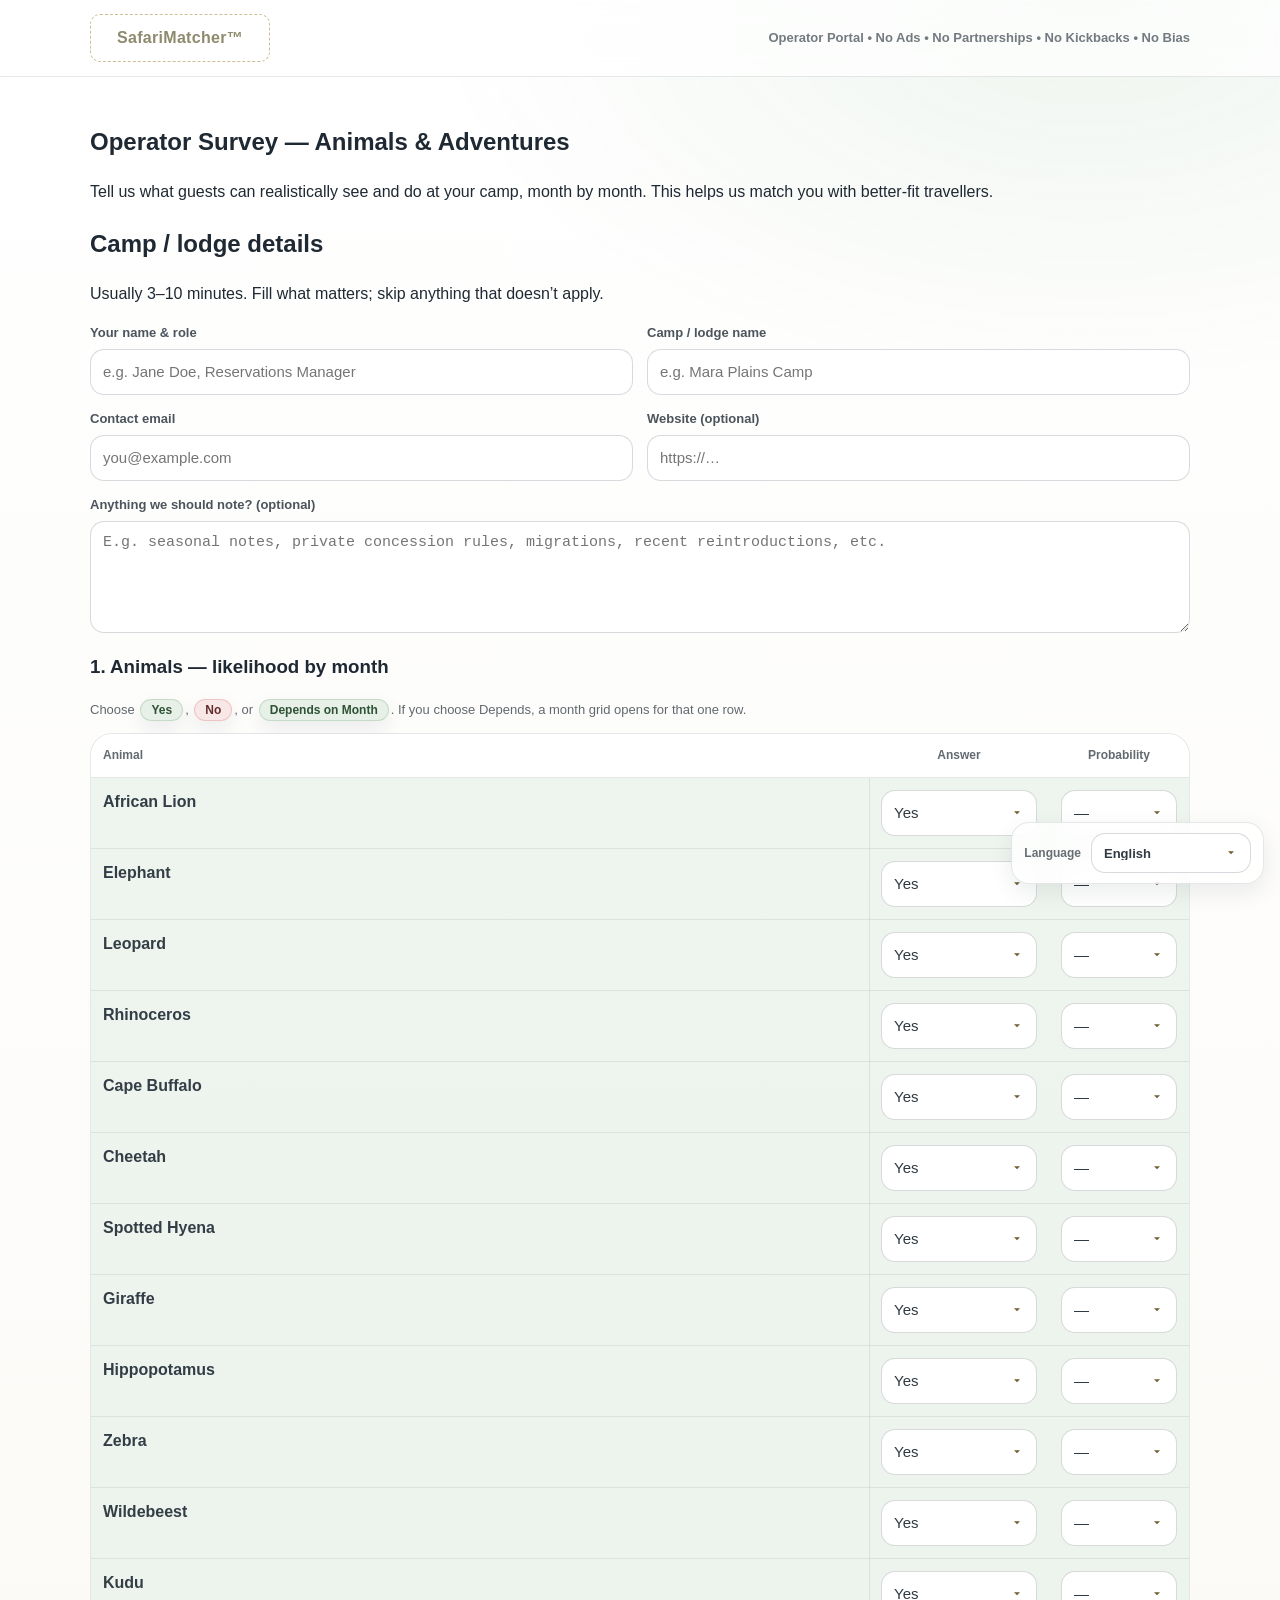
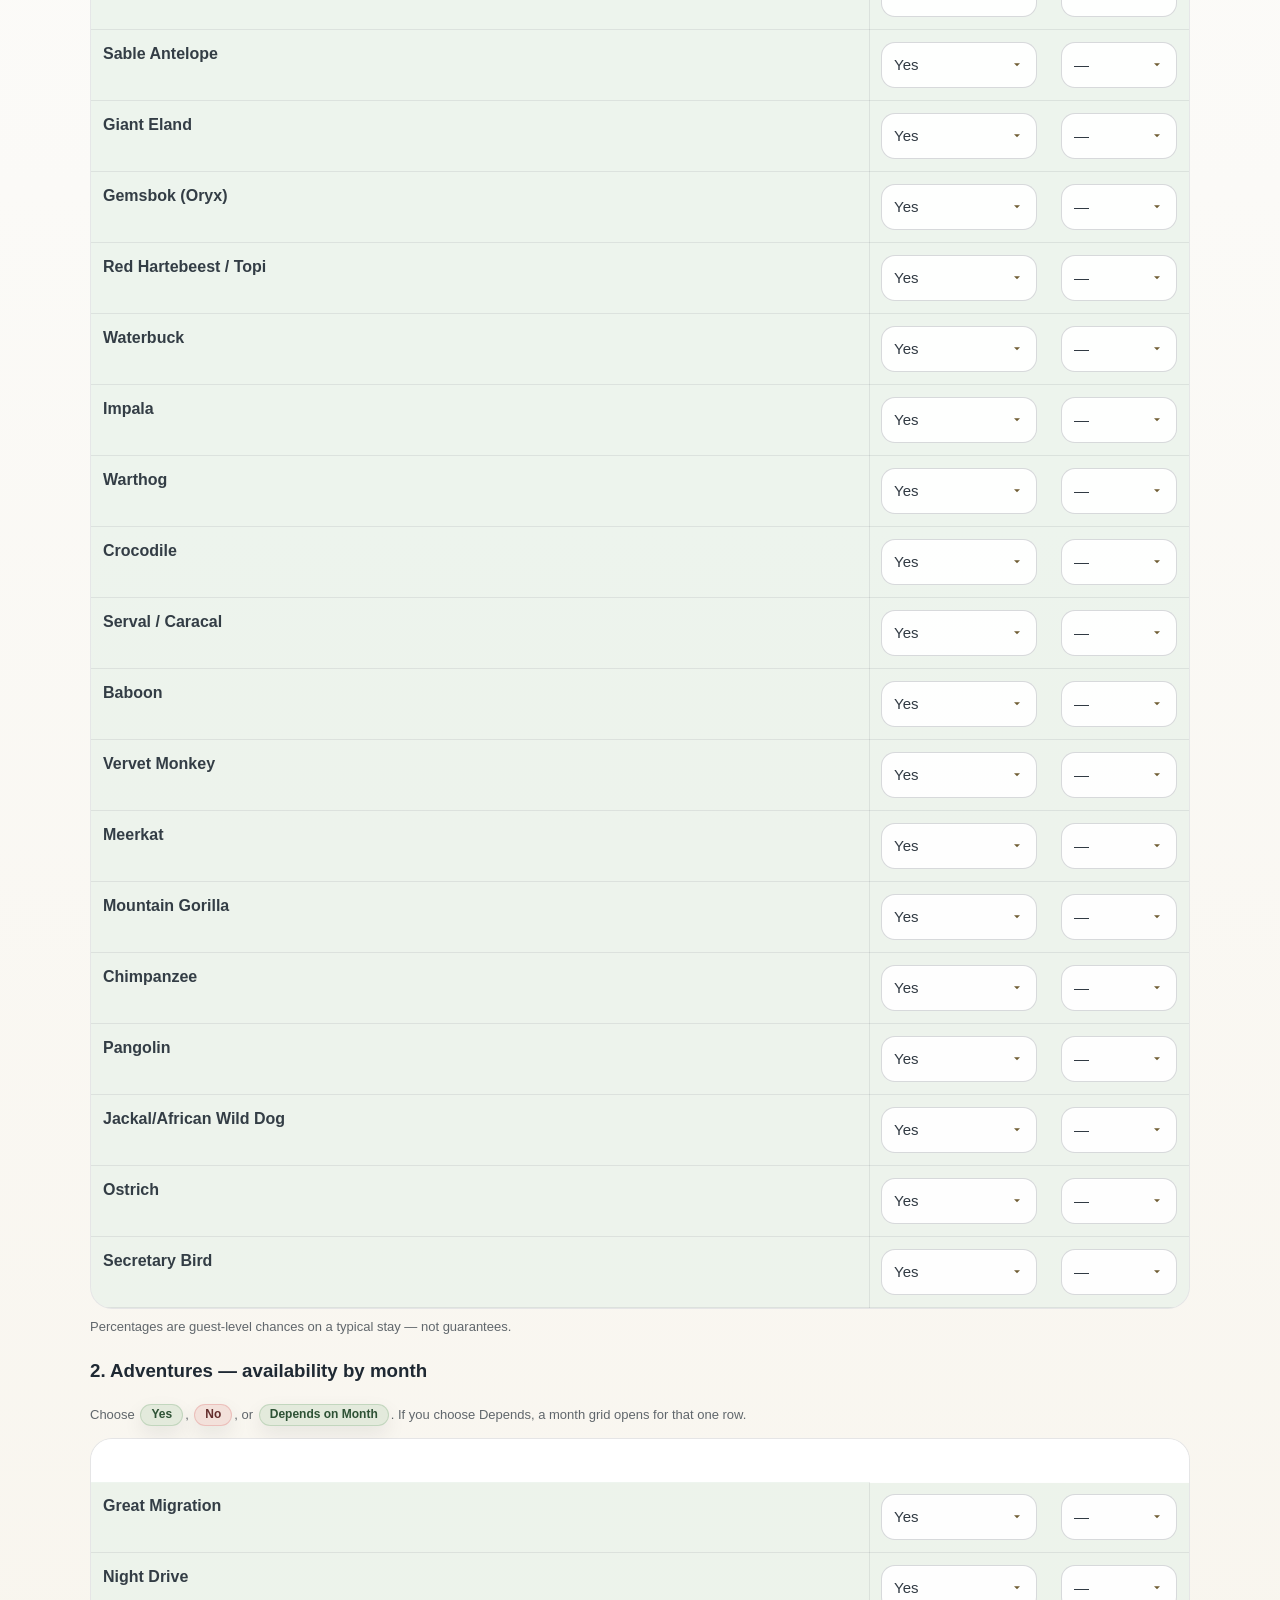
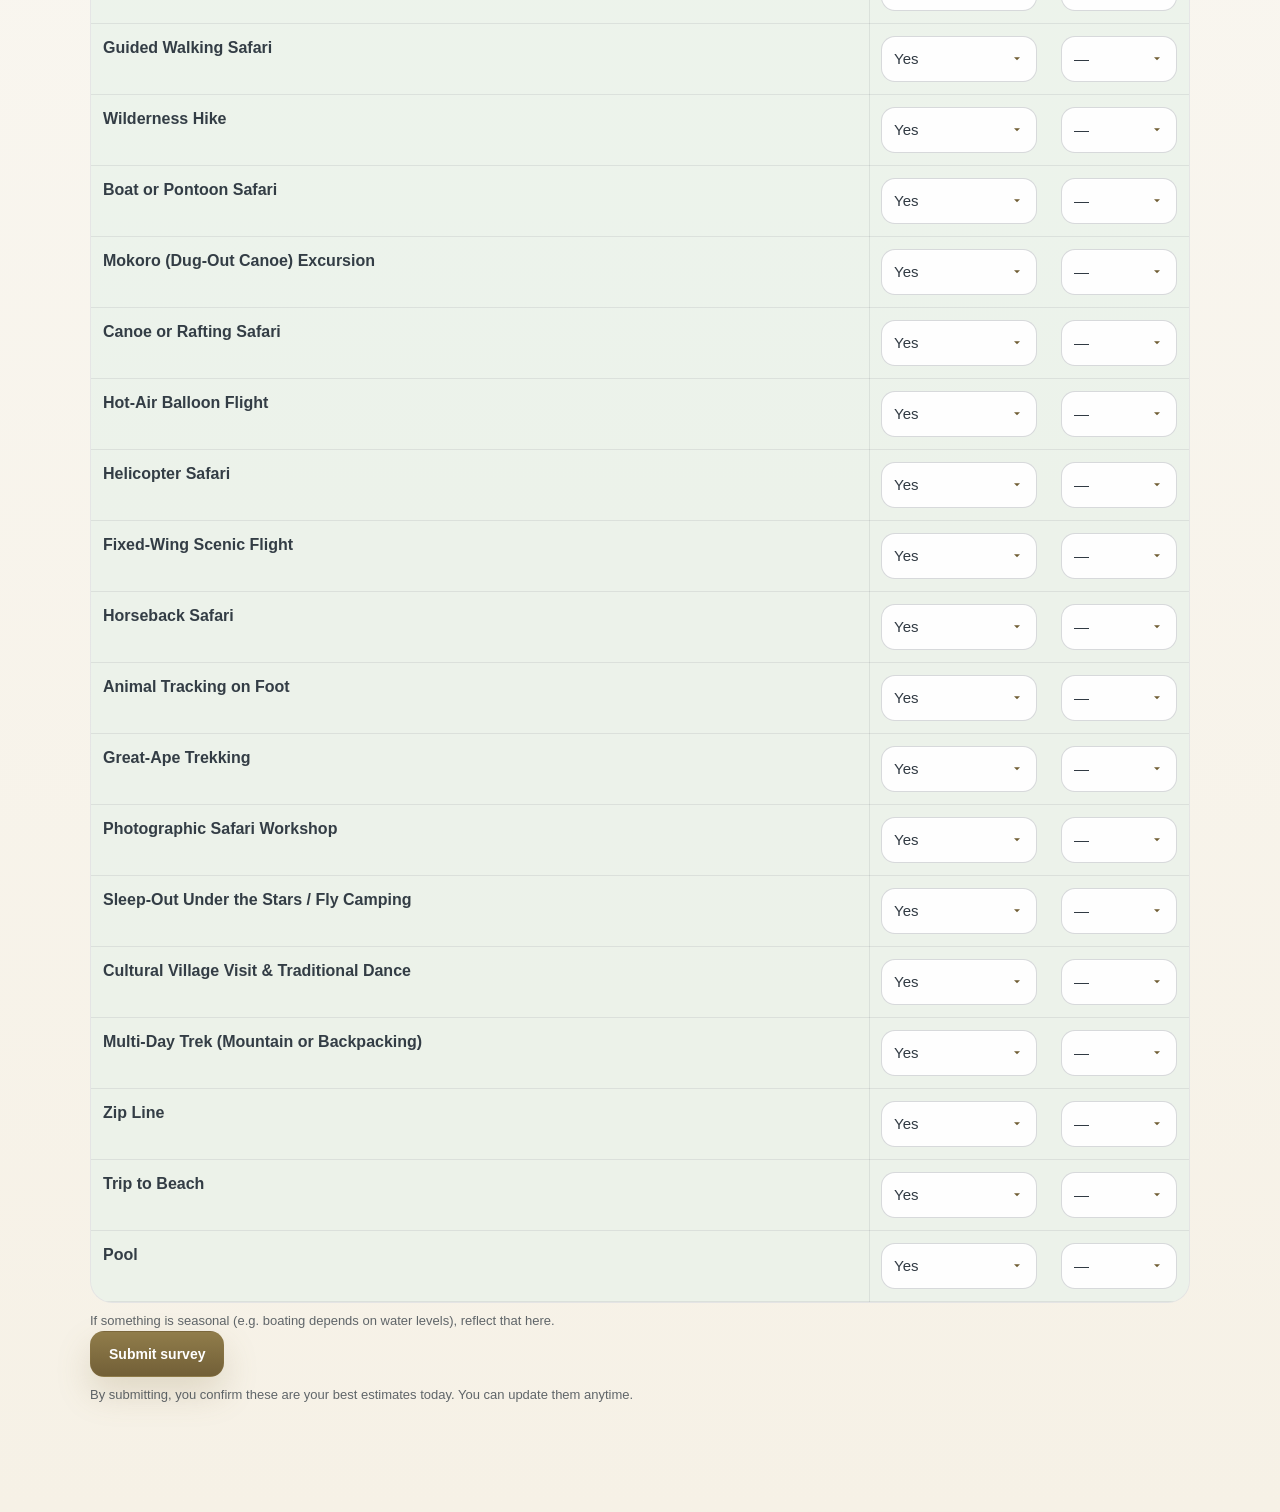
<file: SafariMatcherSurvey2-21-2026.html>
<!doctype html>
<html lang="en">
<head>
  <meta charset="utf-8">
  <title>Safari Matcher — Operator Survey</title>
  <meta name="viewport" content="width=device-width, initial-scale=1">

  <link rel="stylesheet" href="style.css">
</head>
<body>

  <div class="topbar">
    <div class="container topbar-inner">
      <div class="logo-slot" aria-label="Safari Matcher logo">SafariMatcher&#8482;</div>
      <div class="tagline" data-i18n="topbar.tagline">Operator Portal • No Ads • No Partnerships • No Kickbacks • No Bias</div>
    </div>
  </div>

  <main class="container">
    <section class="section">
      <h1 data-i18n="survey.title">Operator Survey — Animals &amp; Adventures</h1>
      <p class="lede" data-i18n="survey.intro">
        Tell us what guests can realistically see and do at your camp, month by month.
        This helps us match you with better-fit travellers.
      </p>
    </section>

    <section class="section">
      <h2 data-i18n="details.title">Camp / lodge details</h2>
      <p class="lede" data-i18n="details.intro">
        Usually 3–10 minutes. Fill what matters; skip anything that doesn’t apply.
      </p>

      <form id="operatorSurveyForm" novalidate action="https://formspree.io/f/xeeeajdg" method="POST">
        <div class="form-grid">
          <div class="field">
            <label for="operatorName" data-i18n="label.operator_name">Your name &amp; role</label>
            <input id="operatorName" name="operatorName" type="text" required
                   placeholder="e.g. Jane Doe, Reservations Manager" data-i18n-placeholder="placeholder.operator_name">
          </div>
          <div class="field">
            <label for="campName" data-i18n="label.camp_name">Camp / lodge name</label>
            <input id="campName" name="campName" type="text" required
                   placeholder="e.g. Mara Plains Camp" data-i18n-placeholder="placeholder.camp_name">
          </div>
          <div class="field">
            <label for="contactEmail" data-i18n="label.contact_email">Contact email</label>
            <input id="contactEmail" name="email" type="email" required
                   placeholder="you@example.com" data-i18n-placeholder="placeholder.contact_email">
          </div>
          <div class="field">
            <label for="website" data-i18n="label.website">Website (optional)</label>
            <input id="website" name="website" type="url" placeholder="https://&hellip;" data-i18n-placeholder="placeholder.website">
          </div>
        </div>

        <div class="field">
          <label for="notes" data-i18n="label.notes">Anything we should note? (optional)</label>
          <textarea id="notes" name="notes" rows="3"
                    placeholder="E.g. seasonal notes, private concession rules, migrations, recent reintroductions, etc." data-i18n-placeholder="placeholder.notes"></textarea>
        </div>

        <!-- Formspree-friendly summary (kept hidden). This prevents thousands of matrix fields cluttering the dashboard. -->
        <textarea id="messageField" name="message" style="display:none"></textarea>

        <div class="survey-shell">
          <h3 data-i18n="animals.title">1. Animals — likelihood by month</h3>
          <p class="small-note" data-i18n="animals.mode_help">
            Choose <span class="pill-inline pill-yes">Yes</span>, <span class="pill-inline pill-no">No</span>, or <span class="pill-inline pill-yes">Depends on Month</span>.
            If you choose Depends, a month grid opens for that one row.
          </p>

          <div class="matrix-wrapper">
            <table class="matrix-table" aria-describedby="animalsHelp">
              <thead>
                <tr>
                  <th class="sticky-col" data-i18n="table.animal">Animal</th>
                  <th style="width:180px" data-i18n="table.answer">Answer</th>
                  <th style="width:140px" data-i18n="table.probability">Probability</th>
                </tr>
              </thead>
              <tbody id="animalsBody" data-group="animals"></tbody>
            </table>
          </div>
          <p id="animalsHelp" class="small-note" data-i18n="animals.help">
            Percentages are guest-level chances on a typical stay — not guarantees.
          </p>
        </div>

        <div class="survey-shell">
          <h3 data-i18n="adventures.title">2. Adventures — availability by month</h3>
          <p class="small-note" data-i18n="adventures.mode_help">
            Choose <span class="pill-inline pill-yes">Yes</span>, <span class="pill-inline pill-no">No</span>, or <span class="pill-inline pill-yes">Depends on Month</span>.
            If you choose Depends, a month grid opens for that one row.
          </p>

          <div class="matrix-wrapper">
            <table class="matrix-table" aria-describedby="adventuresHelp">
              <thead>
                <tr>
                  <th class="sticky-col" data-i18n="table.adventure">Adventure</th>
                  <th style="width:180px" data-i18n="table.answer">Answer</th>
                  <th style="width:140px" data-i18n="table.probability">Probability</th>
                </tr>
              </thead>
              <tbody id="adventuresBody" data-group="adventures"></tbody>
            </table>
          </div>
          <p id="adventuresHelp" class="small-note" data-i18n="adventures.help">
            If something is seasonal (e.g. boating depends on water levels), reflect that here.
          </p>
        </div>

        <div class="form-footer">
          <button type="submit" class="btn-primary" data-i18n="submit.button">Submit survey</button>
          <p class="small-note" data-i18n="submit.note">
            By submitting, you confirm these are your best estimates today. You can update them anytime.
          </p>
          <div id="formStatus" class="form-status" role="status" aria-live="polite"></div>
        </div>
      </form>
    </section>
  </main>

  <div id="langSwitcher">
    <label id="langSwitcherLabel" for="languageSelect" data-i18n="language.label">Language</label>
    <select id="languageSelect" aria-label="Select language" data-i18n-aria-label="language.aria_label">
      <option value="en">English</option>
      <option value="sw">Kiswahili</option>
      <option value="ar">العربية</option>
      <option value="fr">Français</option>
      <option value="ha">Hausa</option>
      <option value="yo">Yorùbá</option>
    </select>
  </div>

  <script>
  (function(){
    const CONFIG = {
      API_BASE: '',
      FORM_ENDPOINT: 'https://formspree.io/f/xeeeajdg',
      MAILTO_FALLBACK_TO: ''
    };

const months = [
      { id:'jan', label:'Jan' },
      { id:'feb', label:'Feb' },
      { id:'mar', label:'Mar' },
      { id:'apr', label:'Apr' },
      { id:'may', label:'May' },
      { id:'jun', label:'Jun' },
      { id:'jul', label:'Jul' },
      { id:'aug', label:'Aug' },
      { id:'sep', label:'Sep' },
      { id:'oct', label:'Oct' },
      { id:'nov', label:'Nov' },
      { id:'dec', label:'Dec' }
    ];

    // Full animal list
    const animals = [
      { id:'african-lion',           label:'African Lion' },
      { id:'elephant',               label:'Elephant' },
      { id:'leopard',                label:'Leopard' },
      { id:'rhinoceros',             label:'Rhinoceros' },
      { id:'cape-buffalo',           label:'Cape Buffalo' },
      { id:'cheetah',                label:'Cheetah' },
      { id:'spotted-hyena',          label:'Spotted Hyena' },
      { id:'giraffe',                label:'Giraffe' },
      { id:'hippopotamus',           label:'Hippopotamus' },
      { id:'zebra',                  label:'Zebra' },
      { id:'wildebeest',             label:'Wildebeest' },
      { id:'kudu',                   label:'Kudu' },
      { id:'sable-antelope',         label:'Sable Antelope' },
      { id:'giant-eland',            label:'Giant Eland' },
      { id:'gemsbok-oryx',           label:'Gemsbok (Oryx)' },
      { id:'red-hartebeest-topi',    label:'Red Hartebeest / Topi' },
      { id:'waterbuck',              label:'Waterbuck' },
      { id:'impala',                 label:'Impala' },
      { id:'warthog',                label:'Warthog' },
      { id:'crocodile',              label:'Crocodile' },
      { id:'serval-caracal',         label:'Serval / Caracal' },
      { id:'baboon',                 label:'Baboon' },
      { id:'vervet-monkey',          label:'Vervet Monkey' },
      { id:'meerkat',                label:'Meerkat' },
      { id:'mountain-gorilla',       label:'Mountain Gorilla' },
      { id:'chimpanzee',             label:'Chimpanzee' },
      { id:'pangolin',               label:'Pangolin' },
      { id:'jackal-wild-dog',        label:'Jackal/African Wild Dog' },
      { id:'ostrich',                label:'Ostrich' },
      { id:'secretary-bird',         label:'Secretary Bird' }
    ];

    // Full adventures list
    const adventures = [
      { id:'great-migration',                 label:'Great Migration' },
      { id:'night-drive',                     label:'Night Drive' },
      { id:'guided-walking-safari',           label:'Guided Walking Safari' },
      { id:'wilderness-hike',                 label:'Wilderness Hike' },
      { id:'boat-pontoon-safari',             label:'Boat or Pontoon Safari' },
      { id:'mokoro-dugout-excursion',         label:'Mokoro (Dug-Out Canoe) Excursion' },
      { id:'canoe-rafting-safari',            label:'Canoe or Rafting Safari' },
      { id:'hot-air-balloon-flight',          label:'Hot-Air Balloon Flight' },
      { id:'helicopter-safari',               label:'Helicopter Safari' },
      { id:'fixed-wing-scenic-flight',        label:'Fixed-Wing Scenic Flight' },
      { id:'horseback-safari',                label:'Horseback Safari' },
      { id:'animal-tracking-on-foot',         label:'Animal Tracking on Foot' },
      { id:'great-ape-trekking',              label:'Great-Ape Trekking' },
      { id:'photographic-safari-workshop',    label:'Photographic Safari Workshop' },
      { id:'sleep-out-fly-camping',           label:'Sleep-Out Under the Stars / Fly Camping' },
      { id:'cultural-village-visit-dance',    label:'Cultural Village Visit & Traditional Dance' },
      { id:'multi-day-trek',                  label:'Multi-Day Trek (Mountain or Backpacking)' },
      { id:'zip-line',                        label:'Zip Line' },
      { id:'trip-to-beach',                   label:'Trip to Beach' },
      { id:'pool',                            label:'Pool' }
    ];

    const DEFAULT_LANG = 'en';
    const LANG_STORAGE_KEY = 'safarimatcher_lang';
    const SUPPORTED_LANGS = ['en', 'sw', 'ar', 'fr', 'ha', 'yo'];

    const translations = {
      en: {
        'language.label':'Language',
        'language.aria_label':'Select language',
        'topbar.tagline':'Operator Portal • No Ads • No Partnerships • No Kickbacks • No Bias',
        'survey.title':'Operator Survey — Animals & Adventures',
        'survey.intro':'Tell us what guests can realistically see and do at your camp, month by month. This helps us match you with better-fit travellers.',
        'details.title':'Camp / lodge details',
        'details.intro':'Usually 3–10 minutes. Fill what matters; skip anything that doesn’t apply.',
        'label.operator_name':'Your name & role',
        'placeholder.operator_name':'e.g. Jane Doe, Reservations Manager',
        'label.camp_name':'Camp / lodge name',
        'placeholder.camp_name':'e.g. Mara Plains Camp',
        'label.contact_email':'Contact email',
        'placeholder.contact_email':'you@example.com',
        'label.website':'Website (optional)',
        'placeholder.website':'https://…',
        'label.notes':'Anything we should note? (optional)',
        'placeholder.notes':'E.g. seasonal notes, private concession rules, migrations, recent reintroductions, etc.',
        'animals.title':'1. Animals — likelihood by month',
        'adventures.title':'2. Adventures — availability by month',
        'animals.mode_help':'Choose {yes}, {no}, or {depends}. If you choose Depends, a month grid opens for that one row.',
        'adventures.mode_help':'Choose {yes}, {no}, or {depends}. If you choose Depends, a month grid opens for that one row.',
        'mode.yes':'Yes',
        'mode.no':'No',
        'mode.depends':'Depends on Month',
        'table.animal':'Animal',
        'table.adventure':'Adventure',
        'table.answer':'Answer',
        'table.probability':'Probability',
        'animals.help':'Percentages are guest-level chances on a typical stay — not guarantees.',
        'adventures.help':'If something is seasonal (e.g. boating depends on water levels), reflect that here.',
        'submit.button':'Submit survey',
        'submit.note':'By submitting, you confirm these are your best estimates today. You can update them anytime.',
        'panel.monthly':'Monthly breakdown',
        'panel.diff':'Only fill months that differ.',
        'status.missing':'Please fill in your name, camp/lodge name, and email.',
        'status.submitting':'Submitting your answers...',
        'status.saved':'Thank you - your survey has been saved. You can always update it later.',
        'status.mailto':'Thanks - your email app should open to send a summary. For full results, please use the configured submission endpoint.',
        'status.not_configured':'Submission is not configured yet. Please contact SafariMatcher to enable the survey link.',
        'status.failed':'We could not submit your survey. Please try again, or contact SafariMatcher support.',
        'subject.prefix':'SafariMatcher Operator Survey - ',
        'mail.note1':'NOTE: This email fallback does not include the full matrix.',
        'mail.note2':'Please ask SafariMatcher to enable a secure submission endpoint (recommended).',
        'pretty.title':'SafariMatcher Operator Survey',
        'pretty.operator':'Operator',
        'pretty.camp':'Camp/Lodge',
        'pretty.email':'Email',
        'pretty.website':'Website',
        'pretty.notes':'Notes',
        'pretty.animals':'Animals',
        'pretty.adventures':'Adventures',
        'pretty.yes':'Yes (single probability)',
        'pretty.depends':'Depends on Month',
        'pretty.no':'No',
        'pretty.none':'(No selections provided)',
        'pretty.submitted':'Submitted',
        'pretty.base':'Base',
        'pretty.overrides':'Overrides',
        'pretty.no_overrides':'(no overrides)',
        'month.jan':'Jan','month.feb':'Feb','month.mar':'Mar','month.apr':'Apr','month.may':'May','month.jun':'Jun',
        'month.jul':'Jul','month.aug':'Aug','month.sep':'Sep','month.oct':'Oct','month.nov':'Nov','month.dec':'Dec'
      },
      sw: {
        'language.label':'Lugha','language.aria_label':'Chagua lugha',
        'topbar.tagline':'Portal ya Waendeshaji • Hakuna Matangazo • Hakuna Ushirika • Hakuna Kickback • Hakuna Upendeleo',
        'survey.title':'Utafiti wa Mwendeshaji — Wanyama na Matukio',
        'survey.intro':'Tuambie wageni wanaweza kuona na kufanya nini kambini kwako, mwezi kwa mwezi. Hii husaidia kuoanisha wageni wanaokufaa zaidi.',
        'details.title':'Maelezo ya kambi / lodge',
        'details.intro':'Kwa kawaida dakika 3–10. Jaza muhimu; ruka kisichohusika.',
        'label.operator_name':'Jina na jukumu lako','placeholder.operator_name':'mf. Jane Doe, Meneja wa Uhifadhi',
        'label.camp_name':'Jina la kambi / lodge','placeholder.camp_name':'mf. Mara Plains Camp',
        'label.contact_email':'Barua pepe ya mawasiliano','placeholder.contact_email':'you@example.com',
        'label.website':'Tovuti (hiari)','placeholder.website':'https://…',
        'label.notes':'Kuna chochote cha kuzingatia? (hiari)',
        'placeholder.notes':'Mf. maelezo ya msimu, sheria za concession binafsi, uhamaji, kurejeshwa kwa spishi, n.k.',
        'animals.title':'1. Wanyama — uwezekano kwa mwezi','adventures.title':'2. Matukio — upatikanaji kwa mwezi',
        'animals.mode_help':'Chagua {yes}, {no}, au {depends}. Ukichagua Inategemea, gridi ya miezi itafunguka kwa safu hiyo.',
        'adventures.mode_help':'Chagua {yes}, {no}, au {depends}. Ukichagua Inategemea, gridi ya miezi itafunguka kwa safu hiyo.',
        'mode.yes':'Ndio','mode.no':'Hapana','mode.depends':'Inategemea Mwezi',
        'table.animal':'Mnyama','table.adventure':'Tukio','table.answer':'Jibu','table.probability':'Uwezekano',
        'animals.help':'Asilimia ni nafasi za kawaida kwa mgeni — si uhakika.',
        'adventures.help':'Kama jambo ni la msimu (mf. boating hutegemea kiwango cha maji), lionyeshe hapa.',
        'submit.button':'Wasilisha utafiti',
        'submit.note':'Kwa kuwasilisha, unathibitisha haya ni makadirio yako bora ya sasa. Unaweza kusasisha wakati wowote.',
        'panel.monthly':'Mgawanyo wa kila mwezi','panel.diff':'Jaza miezi inayotofautiana tu.',
        'status.missing':'Tafadhali jaza jina lako, jina la kambi/lodge, na barua pepe.',
        'status.submitting':'Tunawasilisha majibu yako...','status.saved':'Asante - utafiti wako umehifadhiwa.',
        'status.mailto':'Asante - programu yako ya barua pepe inapaswa kufunguka kutuma muhtasari.',
        'status.not_configured':'Uwasilishaji haujasanidiwa bado. Tafadhali wasiliana na SafariMatcher.',
        'status.failed':'Hatukuweza kuwasilisha utafiti wako. Tafadhali jaribu tena.',
        'subject.prefix':'Utafiti wa Mwendeshaji SafariMatcher - ',
        'mail.note1':'KUMBUKA: Njia hii ya barua pepe haijumuishi gridi kamili.',
        'mail.note2':'Omba SafariMatcher iwezeshe endpoint salama ya uwasilishaji.',
        'pretty.title':'Utafiti wa Mwendeshaji SafariMatcher','pretty.operator':'Mwendeshaji','pretty.camp':'Kambi/Lodge',
        'pretty.email':'Barua pepe','pretty.website':'Tovuti','pretty.notes':'Maelezo','pretty.animals':'Wanyama','pretty.adventures':'Matukio',
        'pretty.yes':'Ndio (uwezekano mmoja)','pretty.depends':'Inategemea Mwezi','pretty.no':'Hapana','pretty.none':'(Hakuna chaguo zilizotolewa)',
        'pretty.submitted':'Iliwasilishwa','pretty.base':'Msingi','pretty.overrides':'Marekebisho','pretty.no_overrides':'(hakuna marekebisho)',
        'month.jan':'Jan','month.feb':'Feb','month.mar':'Mac','month.apr':'Apr','month.may':'Mei','month.jun':'Jun',
        'month.jul':'Jul','month.aug':'Ago','month.sep':'Sep','month.oct':'Okt','month.nov':'Nov','month.dec':'Des'
      },
      ar: {
        'language.label':'اللغة','language.aria_label':'اختر اللغة',
        'topbar.tagline':'بوابة المشغل • بدون إعلانات • بدون شراكات • بدون عمولات • بدون تحيز',
        'survey.title':'استبيان المشغل — الحيوانات والتجارب',
        'survey.intro':'أخبرنا بما يمكن للضيوف رؤيته وفعله فعليًا في مخيمك شهرًا بشهر. يساعدنا ذلك على مواءمتك مع مسافرين أنسب.',
        'details.title':'تفاصيل المخيم / النُزل',
        'details.intro':'عادةً 3–10 دقائق. املأ المهم فقط وتجاوز ما لا ينطبق.',
        'label.operator_name':'اسمك ودورك','placeholder.operator_name':'مثال: Jane Doe، مدير الحجوزات',
        'label.camp_name':'اسم المخيم / النُزل','placeholder.camp_name':'مثال: Mara Plains Camp',
        'label.contact_email':'بريد التواصل','placeholder.contact_email':'you@example.com',
        'label.website':'الموقع الإلكتروني (اختياري)','placeholder.website':'https://…',
        'label.notes':'أي ملاحظات يجب أن نعرفها؟ (اختياري)','placeholder.notes':'مثال: ملاحظات موسمية، قواعد امتياز خاص، هجرات، إعادة توطين حديثة...',
        'animals.title':'1. الحيوانات — الاحتمال حسب الشهر','adventures.title':'2. التجارب — التوفر حسب الشهر',
        'animals.mode_help':'اختر {yes} أو {no} أو {depends}. إذا اخترت يعتمد على الشهر فسيظهر جدول الأشهر لهذا الصف.',
        'adventures.mode_help':'اختر {yes} أو {no} أو {depends}. إذا اخترت يعتمد على الشهر فسيظهر جدول الأشهر لهذا الصف.',
        'mode.yes':'نعم','mode.no':'لا','mode.depends':'يعتمد على الشهر',
        'table.animal':'الحيوان','table.adventure':'التجربة','table.answer':'الإجابة','table.probability':'الاحتمال',
        'animals.help':'النِّسب تمثل فرصًا معتادة للضيف خلال إقامة نموذجية وليست ضمانًا.',
        'adventures.help':'إذا كان النشاط موسميًا (مثل القوارب حسب مستوى المياه) فاذكره هنا.',
        'submit.button':'إرسال الاستبيان','submit.note':'بإرسالك تؤكد أن هذه أفضل تقديراتك الحالية ويمكنك تحديثها في أي وقت.',
        'panel.monthly':'تفصيل شهري','panel.diff':'املأ فقط الأشهر المختلفة.',
        'status.missing':'يرجى إدخال اسمك واسم المخيم/النُزل والبريد الإلكتروني.',
        'status.submitting':'جارٍ إرسال إجاباتك...','status.saved':'شكرًا — تم حفظ استبيانك.',
        'status.mailto':'شكرًا — يجب أن يفتح تطبيق البريد لإرسال الملخص.',
        'status.not_configured':'الإرسال غير مهيأ بعد. يرجى التواصل مع SafariMatcher.',
        'status.failed':'تعذر إرسال الاستبيان. يرجى المحاولة مرة أخرى.',
        'subject.prefix':'استبيان مشغل SafariMatcher - ',
        'mail.note1':'ملاحظة: هذا الإرسال عبر البريد لا يتضمن المصفوفة كاملة.',
        'mail.note2':'يرجى طلب تفعيل نقطة إرسال آمنة من SafariMatcher.',
        'pretty.title':'استبيان مشغل SafariMatcher','pretty.operator':'المشغل','pretty.camp':'المخيم/النُزل',
        'pretty.email':'البريد الإلكتروني','pretty.website':'الموقع الإلكتروني','pretty.notes':'ملاحظات',
        'pretty.animals':'الحيوانات','pretty.adventures':'التجارب','pretty.yes':'نعم (احتمال واحد)',
        'pretty.depends':'يعتمد على الشهر','pretty.no':'لا','pretty.none':'(لا توجد اختيارات)','pretty.submitted':'تم الإرسال',
        'pretty.base':'الأساس','pretty.overrides':'تعديلات','pretty.no_overrides':'(لا تعديلات)',
        'month.jan':'ينا','month.feb':'فبر','month.mar':'مار','month.apr':'أبر','month.may':'ماي','month.jun':'يون',
        'month.jul':'يول','month.aug':'أغس','month.sep':'سبت','month.oct':'أكت','month.nov':'نوف','month.dec':'ديس'
      },
      fr: {
        'language.label':'Langue',
        'language.aria_label':'Choisir la langue',
        'topbar.tagline':'Portail opérateur • Sans pubs • Sans partenariats • Sans rétrocommissions • Sans biais',
        'survey.title':'Enquête opérateur — Animaux et expériences',
        'survey.intro':'Dites-nous ce que les voyageurs peuvent réellement voir et faire dans votre camp, mois par mois. Cela nous aide à vous associer à des voyageurs mieux adaptés.',
        'details.title':'Détails du camp / lodge',
        'details.intro':'En général 3 à 10 minutes. Renseignez l’essentiel; ignorez ce qui ne s’applique pas.',
        'label.operator_name':'Votre nom et rôle',
        'placeholder.operator_name':'ex. Jane Doe, Responsable réservations',
        'label.camp_name':'Nom du camp / lodge',
        'placeholder.camp_name':'ex. Mara Plains Camp',
        'label.contact_email':'E-mail de contact',
        'placeholder.contact_email':'you@example.com',
        'label.website':'Site web (optionnel)',
        'placeholder.website':'https://…',
        'label.notes':'Quelque chose à signaler ? (optionnel)',
        'placeholder.notes':'Ex. notes saisonnières, règles de concession privée, migrations, réintroductions récentes, etc.',
        'animals.title':'1. Animaux — probabilité par mois',
        'adventures.title':'2. Expériences — disponibilité par mois',
        'animals.mode_help':'Choisissez {yes}, {no} ou {depends}. Si vous choisissez Dépend, une grille mensuelle s’ouvre pour cette ligne.',
        'adventures.mode_help':'Choisissez {yes}, {no} ou {depends}. Si vous choisissez Dépend, une grille mensuelle s’ouvre pour cette ligne.',
        'mode.yes':'Oui',
        'mode.no':'Non',
        'mode.depends':'Dépend du mois',
        'table.animal':'Animal',
        'table.adventure':'Expérience',
        'table.answer':'Réponse',
        'table.probability':'Probabilité',
        'animals.help':'Les pourcentages sont des chances typiques pour un séjour — pas des garanties.',
        'adventures.help':'Si une activité est saisonnière (ex. navigation selon le niveau d’eau), indiquez-le ici.',
        'submit.button':'Envoyer l’enquête',
        'submit.note':'En envoyant, vous confirmez que ce sont vos meilleures estimations à ce jour. Vous pouvez les mettre à jour à tout moment.',
        'panel.monthly':'Détail mensuel',
        'panel.diff':'Renseignez seulement les mois qui diffèrent.',
        'status.missing':'Veuillez renseigner votre nom, le nom du camp/lodge et l’e-mail.',
        'status.submitting':'Envoi de vos réponses...',
        'status.saved':'Merci - votre enquête a bien été enregistrée. Vous pourrez la mettre à jour plus tard.',
        'status.mailto':'Merci - votre application e-mail devrait s’ouvrir pour envoyer un résumé. Pour des résultats complets, utilisez le point d’envoi configuré.',
        'status.not_configured':'L’envoi n’est pas encore configuré. Veuillez contacter SafariMatcher pour activer le lien d’enquête.',
        'status.failed':'Nous n’avons pas pu envoyer votre enquête. Veuillez réessayer ou contacter le support SafariMatcher.',
        'subject.prefix':'Enquête opérateur SafariMatcher - ',
        'mail.note1':'REMARQUE: Ce secours e-mail n’inclut pas la matrice complète.',
        'mail.note2':'Veuillez demander à SafariMatcher d’activer un point d’envoi sécurisé (recommandé).',
        'pretty.title':'Enquête opérateur SafariMatcher',
        'pretty.operator':'Opérateur',
        'pretty.camp':'Camp/Lodge',
        'pretty.email':'E-mail',
        'pretty.website':'Site web',
        'pretty.notes':'Notes',
        'pretty.animals':'Animaux',
        'pretty.adventures':'Expériences',
        'pretty.yes':'Oui (probabilité unique)',
        'pretty.depends':'Dépend du mois',
        'pretty.no':'Non',
        'pretty.none':'(Aucune sélection fournie)',
        'pretty.submitted':'Soumis',
        'pretty.base':'Base',
        'pretty.overrides':'Ajustements',
        'pretty.no_overrides':'(aucun ajustement)',
        'month.jan':'Jan','month.feb':'Fév','month.mar':'Mar','month.apr':'Avr','month.may':'Mai','month.jun':'Juin',
        'month.jul':'Juil','month.aug':'Aoû','month.sep':'Sep','month.oct':'Oct','month.nov':'Nov','month.dec':'Déc'
      },
      ha: {
        'language.label':'Harshe','language.aria_label':'Zaɓi harshe',
        'topbar.tagline':'Tashar Mai Gudanarwa • Babu tallace-tallace • Babu haɗin gwiwa • Babu kickback • Babu son kai',
        'survey.title':'Binciken Mai Gudanarwa — Dabbobi da Abubuwan Kasada',
        'survey.intro':'Ka gaya mana abin da baƙi za su iya gani da yi a sansaninka, wata-wata. Wannan yana taimaka mana daidaita kai da matafiya masu dacewa.',
        'details.title':'Bayanin sansani / lodge','details.intro':'Yawanci minti 3–10. Cika muhimmai; tsallake abin da bai dace ba.',
        'label.operator_name':'Sunanka da matsayinka','placeholder.operator_name':'mis. Jane Doe, Manajan Ajiyar Wuri',
        'label.camp_name':'Sunan sansani / lodge','placeholder.camp_name':'mis. Mara Plains Camp',
        'label.contact_email':'Imel na tuntuɓa','placeholder.contact_email':'you@example.com',
        'label.website':'Yanar gizo (na zaɓi)','placeholder.website':'https://…',
        'label.notes':'Akwai abin da ya kamata mu lura da shi? (na zaɓi)',
        'placeholder.notes':'mis. bayanan yanayi, dokokin concession na sirri, ƙaura, sake gabatarwa...',
        'animals.title':'1. Dabbobi — yiwuwar kowane wata','adventures.title':'2. Kasada — samuwa kowane wata',
        'animals.mode_help':'Zaɓi {yes}, {no}, ko {depends}. Idan ka zaɓi Ya danganta, za a buɗe jadawalin watanni.',
        'adventures.mode_help':'Zaɓi {yes}, {no}, ko {depends}. Idan ka zaɓi Ya danganta, za a buɗe jadawalin watanni.',
        'mode.yes':'Eh','mode.no':'A’a','mode.depends':'Ya danganta da wata',
        'table.animal':'Dabba','table.adventure':'Kasada','table.answer':'Amsa','table.probability':'Yiwuwa',
        'animals.help':'Kashi-kashi dama ce ta al’ada ga baƙi, ba garanti ba.',
        'adventures.help':'Idan wani abu na yanayi ne (mis. jirgin ruwa ya danganta da matakin ruwa), nuna a nan.',
        'submit.button':'Aika bincike','submit.note':'Da aika wannan, ka tabbatar wadannan su ne mafi kyawun hasashenka yanzu.',
        'panel.monthly':'Rarrabawar wata-wata','panel.diff':'Cika watannin da suka bambanta kawai.',
        'status.missing':'Da fatan a cika sunanka, sunan sansani/lodge, da imel.',
        'status.submitting':'Ana aika amsoshinka...','status.saved':'Na gode — an adana bincikenka.',
        'status.mailto':'Na gode — manhajar imel ɗinka za ta buɗe don aika taƙaitaccen bayani.',
        'status.not_configured':'Ba a saita aikawa ba tukuna. Tuntuɓi SafariMatcher.',
        'status.failed':'Ba mu iya aika bincikenka ba. Da fatan ka sake gwadawa.',
        'subject.prefix':'Binciken Mai Gudanarwa SafariMatcher - ',
        'mail.note1':'LURA: Wannan madadin imel ba ya ƙunshe da cikakken matrix.',
        'mail.note2':'A nemi SafariMatcher ya kunna aminci endpoint na aikawa.',
        'pretty.title':'Binciken Mai Gudanarwa SafariMatcher','pretty.operator':'Mai Gudanarwa','pretty.camp':'Sansani/Lodge',
        'pretty.email':'Imel','pretty.website':'Yanar gizo','pretty.notes':'Bayanan kula',
        'pretty.animals':'Dabbobi','pretty.adventures':'Kasada','pretty.yes':'Eh (yiwuwar guda)',
        'pretty.depends':'Ya danganta da wata','pretty.no':'A’a','pretty.none':'(Ba a bayar da zaɓi ba)',
        'pretty.submitted':'An aika','pretty.base':'Asali','pretty.overrides':'Canje-canje','pretty.no_overrides':'(babu canje-canje)',
        'month.jan':'Jan','month.feb':'Fab','month.mar':'Mar','month.apr':'Afi','month.may':'May','month.jun':'Yun',
        'month.jul':'Yul','month.aug':'Agu','month.sep':'Sat','month.oct':'Okt','month.nov':'Nuw','month.dec':'Dis'
      },
      yo: {
        'language.label':'Èdè','language.aria_label':'Yan èdè',
        'topbar.tagline':'Pọtàlì Olùdarí • Kò sí ìpolówó • Kò sí ìfowósowọ́pọ̀ • Kò sí kickback • Kò sí ìyàsọ́tọ̀',
        'survey.title':'Ìwádìí Olùdarí — Ẹranko àti Ìrìnàjò',
        'survey.intro':'Jọ sọ ohun tí àwọn arìnrìnàjò lè rí tí wọ́n sì lè ṣe ní ibùdó rẹ lọ́ṣù kọọkan. Èyí máa ràn wá lọ́wọ́ láti bá ọ mu pẹ̀lú àwọn arìnrìnàjò tó yẹ.',
        'details.title':'Àlàyé ibùdó / lodge','details.intro':'Ní gbogbogbò 3–10 ìṣẹ́jú. Kún ohun tó ṣe pàtàkì nìkan.',
        'label.operator_name':'Orúkọ àti ipa rẹ','placeholder.operator_name':'àpẹẹrẹ: Jane Doe, Alákóso Ìfipamọ́',
        'label.camp_name':'Orúkọ ibùdó / lodge','placeholder.camp_name':'àpẹẹrẹ: Mara Plains Camp',
        'label.contact_email':'Ímẹ́lì ìbánisọ̀rọ̀','placeholder.contact_email':'you@example.com',
        'label.website':'Ojúlé ayé (àṣàyàn)','placeholder.website':'https://…',
        'label.notes':'Ṣé ohun míì wà tí a gbọ́dọ̀ mọ̀? (àṣàyàn)',
        'placeholder.notes':'àpẹrẹ: àlàyé àkókò ọdún, òfin concession aládani, ìṣílọ̀, ìtúnfi ẹ̀dá sílẹ̀...',
        'animals.title':'1. Ẹranko — seese ní oṣù kọọkan','adventures.title':'2. Ìrìnàjò — ìwàláàyè ní oṣù kọọkan',
        'animals.mode_help':'Yan {yes}, {no}, tàbí {depends}. Bí o bá yan Ó dá lórí oṣù, a ó ṣí tábìlì oṣù.',
        'adventures.mode_help':'Yan {yes}, {no}, tàbí {depends}. Bí o bá yan Ó dá lórí oṣù, a ó ṣí tábìlì oṣù.',
        'mode.yes':'Bẹ́ẹ̀ni','mode.no':'Rárá','mode.depends':'Ó dá lórí oṣù',
        'table.animal':'Ẹranko','table.adventure':'Ìrìnàjò','table.answer':'Ìdáhùn','table.probability':'Seese',
        'animals.help':'Ìdá ọgọ́rùn-ún jẹ́ seese fún alejo ní ìbùgbé àṣà, kì í ṣe ìdánilójú.',
        'adventures.help':'Tí ohun kan bá jẹ́ ti àsìkò (àpẹẹrẹ, ọkọ omi da lórí ìpele omi), fi hàn níbí.',
        'submit.button':'Fi ìwádìí ránṣẹ́','submit.note':'Nípa fífi ránṣẹ́, o jẹ́rìí pé wọ̀nyí ni àfojúsùn tó dáa jù lọ lónìí.',
        'panel.monthly':'Ìpín oṣù kọọkan','panel.diff':'Kún àwọn oṣù tó yàtọ̀ nìkan.',
        'status.missing':'Jọ kún orúkọ rẹ, orúkọ ibùdó/lodge, àti ímẹ́lì.',
        'status.submitting':'A ń fi ìdáhùn rẹ ránṣẹ́...','status.saved':'Ẹ ṣé — a ti fi ìwádìí rẹ pamọ́.',
        'status.mailto':'Ẹ ṣé — ohun èlò ímẹ́lì rẹ yẹ kí ó ṣí láti fi àkótán ránṣẹ́.',
        'status.not_configured':'A kò tíì ṣètò fífi ránṣẹ́. Jọ kan sí SafariMatcher.',
        'status.failed':'A kò lè fi ìwádìí rẹ ránṣẹ́. Jọ tún gbìyànjú.',
        'subject.prefix':'Ìwádìí Olùdarí SafariMatcher - ',
        'mail.note1':'AKIYESI: Àtìlẹ́yìn ímẹ́lì yìí kò ní matrix kikun.',
        'mail.note2':'Jọ béèrè kí SafariMatcher muu endpoint ailewu ṣiṣẹ.',
        'pretty.title':'Ìwádìí Olùdarí SafariMatcher','pretty.operator':'Olùdarí','pretty.camp':'Ibùdó/Lodge',
        'pretty.email':'Ímẹ́lì','pretty.website':'Ojúlé ayé','pretty.notes':'Àwọn akọsilẹ',
        'pretty.animals':'Ẹranko','pretty.adventures':'Ìrìnàjò','pretty.yes':'Bẹ́ẹ̀ni (seese kan)',
        'pretty.depends':'Ó dá lórí oṣù','pretty.no':'Rárá','pretty.none':'(Kò sí yíyan)',
        'pretty.submitted':'A ti fi ránṣẹ́','pretty.base':'Ìpìlẹ̀','pretty.overrides':'Àtúnṣe','pretty.no_overrides':'(kò sí àtúnṣe)',
        'month.jan':'Ṣẹ́r','month.feb':'Èr','month.mar':'Ẹt','month.apr':'Ìgb','month.may':'Èbi','month.jun':'Okú',
        'month.jul':'Agẹ','month.aug':'Ògú','month.sep':'Owe','month.oct':'Ọwa','month.nov':'Bél','month.dec':'Ọpẹ'
      }
    };

    const i18nAnimals = {
      sw:{
        'african-lion':'Simba wa Afrika','elephant':'Tembo','leopard':'Chui','rhinoceros':'Kifaru','cape-buffalo':'Nyati wa Cape','cheetah':'Duma','spotted-hyena':'Fisi mwenye madoa',
        'giraffe':'Twiga','hippopotamus':'Kiboko','zebra':'Punda milia','wildebeest':'Nyumbu','kudu':'Kudu','sable-antelope':'Swala sable','giant-eland':'Eland mkubwa',
        'gemsbok-oryx':'Gemsbok (Oryx)','red-hartebeest-topi':'Hartebeest mwekundu / Topi','waterbuck':'Koba','impala':'Impala','warthog':'Ngiri mwitu','crocodile':'Mamba',
        'serval-caracal':'Serval / Karakali','baboon':'Nyani','vervet-monkey':'Tumbili vervet','meerkat':'Meerkat','mountain-gorilla':'Sokwe wa mlima',
        'chimpanzee':'Sokwe','pangolin':'Kakakuona','jackal-wild-dog':'Mbweha / Mbwa mwitu wa Afrika','ostrich':'Mbuni','secretary-bird':'Ndege katibu'
      },
      ar:{
        'african-lion':'أسد أفريقي','elephant':'فيل','leopard':'نمر','rhinoceros':'وحيد القرن','cape-buffalo':'جاموس الكيب','cheetah':'فهد','spotted-hyena':'ضبع مرقط',
        'giraffe':'زرافة','hippopotamus':'فرس النهر','zebra':'حمار وحشي','wildebeest':'نو','kudu':'كودو','sable-antelope':'ظبي سابل',
        'giant-eland':'إيلاند عملاق','gemsbok-oryx':'جمسبوك (أوريكس)','red-hartebeest-topi':'هارتبيست أحمر / توبي','waterbuck':'ظبي الماء','impala':'إمبالا',
        'warthog':'خنزير بري','crocodile':'تمساح','serval-caracal':'سيرفال / كاراكال','baboon':'بابون','vervet-monkey':'قرد فيرفت',
        'meerkat':'ميركات','mountain-gorilla':'غوريلا الجبل','chimpanzee':'شمبانزي','pangolin':'بانغولين','jackal-wild-dog':'ابن آوى / كلب بري أفريقي','ostrich':'نعامة','secretary-bird':'طائر السكرتير'
      },
      fr:{
        'african-lion':'Lion d’Afrique','elephant':'Éléphant','leopard':'Léopard','rhinoceros':'Rhinocéros','cape-buffalo':'Buffle du Cap',
        'cheetah':'Guépard','spotted-hyena':'Hyène tachetée','giraffe':'Girafe','hippopotamus':'Hippopotame','zebra':'Zèbre',
        'wildebeest':'Gnou','kudu':'Koudou','sable-antelope':'Antilope sable','giant-eland':'Éland géant',
        'gemsbok-oryx':'Gemsbok (Oryx)','red-hartebeest-topi':'Bubale roux / Topi','waterbuck':'Cobe d’eau','impala':'Impala',
        'warthog':'Phacochère','crocodile':'Crocodile','serval-caracal':'Serval / Caracal','baboon':'Babouin',
        'vervet-monkey':'Singe vervet','meerkat':'Suricate','mountain-gorilla':'Gorille de montagne','chimpanzee':'Chimpanzé',
        'pangolin':'Pangolin','jackal-wild-dog':'Chacal / Chien sauvage africain','ostrich':'Autruche','secretary-bird':'Messager sagittaire'
      },
      ha:{
        'african-lion':'Zakin Afirka','elephant':'Giwa','leopard':'Damisa','rhinoceros':'Gandun daji','cape-buffalo':'Bafalo na Cape','cheetah':'Cheetah','spotted-hyena':'Kurciya mai tabo',
        'giraffe':'Rakumi','hippopotamus':'Doki na ruwa','zebra':'Zebra','wildebeest':'Wildebeest','kudu':'Kudu','sable-antelope':'Sable antelope',
        'giant-eland':'Eland babba','gemsbok-oryx':'Gemsbok (Oryx)','red-hartebeest-topi':'Red hartebeest / Topi','waterbuck':'Waterbuck','impala':'Impala','warthog':'Alade daji',
        'crocodile':'Kada','serval-caracal':'Serval / Caracal','baboon':'Baboon','vervet-monkey':'Vervet monkey','meerkat':'Meerkat','mountain-gorilla':'Mountain gorilla',
        'chimpanzee':'Chimpanzee','pangolin':'Pangolin','jackal-wild-dog':'Jackal / African wild dog','ostrich':'Jimina','secretary-bird':'Secretary bird'
      },
      yo:{
        'african-lion':'Kìnìún Áfíríkà','elephant':'Erin','leopard':'Amotekun','rhinoceros':'Rhinoceros','cape-buffalo':'Bafalo Cape','cheetah':'Cheetah','spotted-hyena':'Hyena tó ní àwọ̀n',
        'giraffe':'Kírífà','hippopotamus':'Hippopotamus','zebra':'Zebra','wildebeest':'Wildebeest','kudu':'Kudu','sable-antelope':'Sable antelope','giant-eland':'Giant eland',
        'gemsbok-oryx':'Gemsbok (Oryx)','red-hartebeest-topi':'Red hartebeest / Topi','waterbuck':'Waterbuck','impala':'Impala','warthog':'Warthog','crocodile':'Krokodaili',
        'serval-caracal':'Serval / Caracal','baboon':'Baboon','vervet-monkey':'Vervet monkey','meerkat':'Meerkat','mountain-gorilla':'Gorila òkè',
        'chimpanzee':'Chimpanzee','pangolin':'Pangolin','jackal-wild-dog':'Jackal / African wild dog','ostrich':'Ògùṣù','secretary-bird':'Secretary bird'
      }
    };
    const i18nAdventures = {
      sw:{
        'great-migration':'Uhamaji Mkuu','night-drive':'Ziara ya usiku','guided-walking-safari':'Safari ya kutembea inayoongozwa','wilderness-hike':'Matembezi ya porini',
        'boat-pontoon-safari':'Safari ya mashua au pontoon','mokoro-dugout-excursion':'Ziara ya Mokoro (mtumbwi)','canoe-rafting-safari':'Safari ya mtumbwi au rafting',
        'hot-air-balloon-flight':'Safari ya puto ya hewa moto','helicopter-safari':'Safari ya helikopta','fixed-wing-scenic-flight':'Safari ya ndege ndogo ya mandhari',
        'horseback-safari':'Safari ya farasi','animal-tracking-on-foot':'Kufuatilia wanyama kwa miguu','great-ape-trekking':'Trekking ya sokwe wakubwa',
        'photographic-safari-workshop':'Warsha ya safari ya picha','sleep-out-fly-camping':'Kulala nje chini ya nyota / fly camping',
        'cultural-village-visit-dance':'Ziara ya kijiji cha kitamaduni na ngoma','multi-day-trek':'Trek ya siku nyingi',
        'zip-line':'Zip line','trip-to-beach':'Safari ya ufukweni','pool':'Bwawa la kuogelea'
      },
      ar:{
        'great-migration':'الهجرة الكبرى','night-drive':'جولة ليلية','guided-walking-safari':'سفاري مشي بإرشاد','wilderness-hike':'نزهة في البرية',
        'boat-pontoon-safari':'سفاري بالقارب أو البونتون','mokoro-dugout-excursion':'رحلة موكورو (زورق محفور)',
        'canoe-rafting-safari':'سفاري كانو أو رافتينغ','hot-air-balloon-flight':'رحلة منطاد هوائي',
        'helicopter-safari':'سفاري بطائرة هليكوبتر','fixed-wing-scenic-flight':'رحلة جوية بمنظر بانورامي',
        'horseback-safari':'سفاري على ظهر الخيل','animal-tracking-on-foot':'تتبع الحيوانات سيرًا',
        'great-ape-trekking':'تتبع القردة العليا','photographic-safari-workshop':'ورشة سفاري تصوير',
        'sleep-out-fly-camping':'مبيت تحت النجوم / مخيم طيران','cultural-village-visit-dance':'زيارة قرية ثقافية ورقص تقليدي',
        'multi-day-trek':'رحلة متعددة الأيام','zip-line':'زيب لاين','trip-to-beach':'رحلة إلى الشاطئ','pool':'مسبح'
      },
      fr:{
        'great-migration':'Grande migration','night-drive':'Safari de nuit','guided-walking-safari':'Safari à pied guidé',
        'wilderness-hike':'Randonnée en pleine nature','boat-pontoon-safari':'Safari en bateau ou ponton',
        'mokoro-dugout-excursion':'Excursion en mokoro (pirogue)','canoe-rafting-safari':'Safari en canoë ou rafting',
        'hot-air-balloon-flight':'Vol en montgolfière','helicopter-safari':'Safari en hélicoptère',
        'fixed-wing-scenic-flight':'Vol panoramique en avion léger','horseback-safari':'Safari à cheval',
        'animal-tracking-on-foot':'Pistage des animaux à pied','great-ape-trekking':'Trek des grands singes',
        'photographic-safari-workshop':'Atelier photo safari','sleep-out-fly-camping':'Nuit à la belle étoile / fly camping',
        'cultural-village-visit-dance':'Visite de village culturel et danse traditionnelle',
        'multi-day-trek':'Trek de plusieurs jours (montagne ou sac à dos)','zip-line':'Tyrolienne',
        'trip-to-beach':'Sortie à la plage','pool':'Piscine'
      },
      ha:{
        'great-migration':'Babban hijira','night-drive':'Yawon dare','guided-walking-safari':'Safari na tafiya da jagora','wilderness-hike':'Tafiya cikin daji',
        'boat-pontoon-safari':'Safari na jirgi ko pontoon','mokoro-dugout-excursion':'Zagaye na Mokoro (canoe)','canoe-rafting-safari':'Safari na canoe ko rafting',
        'hot-air-balloon-flight':'Tafiyar baloon mai zafi','helicopter-safari':'Safari na helicopter','fixed-wing-scenic-flight':'Tafiyar jirgin sama mai kallon gani',
        'horseback-safari':'Safari a kan doki','animal-tracking-on-foot':'Binciken sawun dabbobi da ƙafa','great-ape-trekking':'Trekking na manyan birrai',
        'photographic-safari-workshop':'Taron horon daukar hoto','sleep-out-fly-camping':'Kwanciya a ƙarƙashin taurari / fly camping',
        'cultural-village-visit-dance':'Ziyarar ƙauyen al’adu da rawa','multi-day-trek':'Trek na kwanaki da yawa','zip-line':'Zip line','trip-to-beach':'Tafiya zuwa bakin teku','pool':'Wurin wanka'
      },
      yo:{
        'great-migration':'Ìṣílọ̀ ńlá','night-drive':'Irin-ajo alẹ́','guided-walking-safari':'Safari rìn pẹ̀lú amọ̀nà','wilderness-hike':'Ìrìn àjò inú igbó',
        'boat-pontoon-safari':'Safari ọkọ omi tàbí pontoon','mokoro-dugout-excursion':'Ìrìn Mokoro (canoe)','canoe-rafting-safari':'Safari canoe tàbí rafting',
        'hot-air-balloon-flight':'Ìrìn baluu afẹ́fẹ́ gbígbóná','helicopter-safari':'Safari helicopter','fixed-wing-scenic-flight':'Ìrìn ofurufu wiwo àgbègbè',
        'horseback-safari':'Safari lori ẹṣin','animal-tracking-on-foot':'Titele ẹranko ní ẹsẹ̀','great-ape-trekking':'Trekking àwọn ape ńlá',
        'photographic-safari-workshop':'Workshop safari fọ́tò','sleep-out-fly-camping':'Sùn níta labẹ́ irawọ / fly camping',
        'cultural-village-visit-dance':'Àbẹwò abúlé àṣà àti ijó ibílẹ̀','multi-day-trek':'Trek ọjọ́ púpọ̀','zip-line':'Zip line','trip-to-beach':'Ìrìn lọ sí etíkun','pool':'Adágún-omi'
      }
    };
    const animalLabelsEn = {};
    animals.forEach(a => { animalLabelsEn[a.id] = a.label; });
    const adventureLabelsEn = {};
    adventures.forEach(a => { adventureLabelsEn[a.id] = a.label; });

    function getLang(){
      try{
        const saved = localStorage.getItem(LANG_STORAGE_KEY);
        if(saved && SUPPORTED_LANGS.includes(saved)) return saved;
      }catch(e){}
      return DEFAULT_LANG;
    }
    let currentLang = getLang();

    const $ = (sel, root=document) => root.querySelector(sel);
    const $$ = (sel, root=document) => Array.from(root.querySelectorAll(sel));
    const createEl = (tag, props={}, children=[]) => {
      const node = document.createElement(tag);
      Object.assign(node, props);
      children.forEach(child => node.appendChild(child));
      return node;
    };

    function t(key, lang){
      const active = translations[lang || currentLang] || translations.en;
      return active[key] || translations.en[key] || key;
    }
    function monthLabel(monthId){ return t('month.' + monthId); }
    function labelForItem(groupKey, itemId, fallback){
      if(groupKey === 'animals'){
        return (i18nAnimals[currentLang] && i18nAnimals[currentLang][itemId]) || animalLabelsEn[itemId] || fallback || itemId;
      }
      if(groupKey === 'adventures'){
        return (i18nAdventures[currentLang] && i18nAdventures[currentLang][itemId]) || adventureLabelsEn[itemId] || fallback || itemId;
      }
      return fallback || itemId;
    }
    function renderModeHelp(p){
      if(!p) return;
      const key = p.getAttribute('data-i18n');
      const template = t(key);
      p.innerHTML = '';
      const parts = template.split(/(\{yes\}|\{no\}|\{depends\})/g);
      parts.forEach(part => {
        if(part === '{yes}') p.appendChild(createEl('span', { className:'pill-inline pill-yes', textContent:t('mode.yes') }));
        else if(part === '{no}') p.appendChild(createEl('span', { className:'pill-inline pill-no', textContent:t('mode.no') }));
        else if(part === '{depends}') p.appendChild(createEl('span', { className:'pill-inline pill-yes', textContent:t('mode.depends') }));
        else p.appendChild(document.createTextNode(part));
      });
    }
    function applyI18n(lang){
      currentLang = SUPPORTED_LANGS.includes(lang) ? lang : DEFAULT_LANG;
      document.documentElement.setAttribute('lang', currentLang);
      const isArabic = currentLang === 'ar';
      document.documentElement.setAttribute('dir', isArabic ? 'rtl' : 'ltr');
      document.body.classList.toggle('rtl', isArabic);
      $$('[data-i18n]').forEach(el => {
        const key = el.getAttribute('data-i18n');
        if(key === 'animals.mode_help' || key === 'adventures.mode_help') return;
        el.textContent = t(key);
      });
      $$('[data-i18n-placeholder]').forEach(el => {
        el.setAttribute('placeholder', t(el.getAttribute('data-i18n-placeholder')));
      });
      $$('[data-i18n-aria-label]').forEach(el => {
        el.setAttribute('aria-label', t(el.getAttribute('data-i18n-aria-label')));
      });
      $$('p[data-i18n=\"animals.mode_help\"], p[data-i18n=\"adventures.mode_help\"]').forEach(renderModeHelp);
      applyDynamicTranslations();
      const sel = $('#languageSelect');
      if(sel) sel.value = currentLang;
      document.title = t('survey.title');
    }
    function applyDynamicTranslations(){
      $$('tr[data-main=\"1\"]').forEach(row => {
        const groupKey = row.dataset.group;
        const itemId = row.dataset.itemId;
        const labelNode = row.querySelector('.row-name');
        if(labelNode) labelNode.textContent = labelForItem(groupKey, itemId, labelNode.textContent);
      });
      $$('select.mode-select').forEach(sel => {
        const yes = sel.querySelector('option[value=\"yes\"]');
        const no = sel.querySelector('option[value=\"no\"]');
        const dep = sel.querySelector('option[value=\"depends\"]');
        if(yes) yes.textContent = t('mode.yes');
        if(no) no.textContent = t('mode.no');
        if(dep) dep.textContent = t('mode.depends');
      });
      $$('.month-panel .panel-title .t').forEach(node => node.textContent = t('panel.monthly'));
      $$('.month-panel .panel-title .hint').forEach(node => node.textContent = t('panel.diff'));
      $$('.month-cell').forEach(cell => {
        const mId = cell.dataset.monthId;
        const labelNode = cell.querySelector('.m-label');
        if(mId && labelNode) labelNode.textContent = monthLabel(mId);
      });
    }
    function setLang(lang){
      const next = SUPPORTED_LANGS.includes(lang) ? lang : DEFAULT_LANG;
      try{ localStorage.setItem(LANG_STORAGE_KEY, next); }catch(e){}
      applyI18n(next);
    }
    function verifyTranslations(){
      const required = Object.keys(translations.en);
      SUPPORTED_LANGS.filter(l => l !== 'en').forEach(lang => {
        const missing = required.filter(k => !translations[lang][k]);
        if(missing.length) console.warn('[i18n] Missing keys for', lang + ':', missing.join(', '));
      });
    }
    function initLanguageSwitcher(){
      const langSel = $('#languageSelect');
      if(!langSel) return;
      langSel.value = currentLang;
      langSel.addEventListener('change', function(){
        setLang(langSel.value);
      });
    }

    function updateSelectColor(select){
      select.classList.remove('prob-100','prob-75','prob-50','prob-25','prob-0');
      switch(select.value){
        case '100': select.classList.add('prob-100'); break;
        case '75':  select.classList.add('prob-75');  break;
        case '50':  select.classList.add('prob-50');  break;
        case '25':  select.classList.add('prob-25');  break;
        case '0':   select.classList.add('prob-0');   break;
        default: break;
      }
    }

    function makeProbSelect(className='prob-select'){
      const select = createEl('select', { className });
      const options = [
        { value:'',   label:'—' },
        { value:'100',label:'100%' },
        { value:'75', label:'75%' },
        { value:'50', label:'50%' },
        { value:'25', label:'25%' },
        { value:'0',  label:'0%' }
      ];
      options.forEach(o => {
        select.appendChild(createEl('option', { value:o.value, textContent:o.label }));
      });
      select.addEventListener('change', () => updateSelectColor(select));
      return select;
    }

    function setStatus(message, type){
      const statusEl = $('#formStatus');
      if(!statusEl) return;
      statusEl.textContent = message || '';
      statusEl.className = 'form-status' + (type ? ' ' + type : '');
    }
    function getProbValue(mainRow){
      const probSel = mainRow.querySelector('select.prob-select[data-role=\"prob\"]');
      return probSel ? (probSel.value || '') : '';
    }

    function setMonthOverrideFlag(mainRow, monthSel){
      const prob = getProbValue(mainRow);
      const val = monthSel.value || '';
      if(!val){
        monthSel.dataset.override = '';
        return;
      }
      if(!prob){
        monthSel.dataset.override = '1';
        return;
      }
      monthSel.dataset.override = (val === prob) ? '' : '1';
    }

    function syncMonthsToProb(mainRow, detailRow, opts){
      const options = opts || {};
      const force = !!options.force;
      const prob = getProbValue(mainRow);
      const monthSelects = detailRow.querySelectorAll('select.prob-select[data-role=\"month\"]');
      monthSelects.forEach(s => {
        if(force || s.dataset.override !== '1'){
          s.value = prob || '';
          updateSelectColor(s);
          if(!prob) s.value = '';
        }
        // If probability changed to match an override, clear override so it tracks again
        if(s.dataset.override === '1'){
          setMonthOverrideFlag(mainRow, s);
        }
      });
    }

    function applyMode(mainRow, detailRow, modeSel){
      const mode = modeSel.value;
      // Visual state classes
      mainRow.classList.remove('row-mode-yes','row-mode-no','row-mode-depends');
      detailRow.classList.remove('row-mode-yes','row-mode-no','row-mode-depends');
      if(mode==='no'){ mainRow.classList.add('row-mode-no'); detailRow.classList.add('row-mode-no'); }
      else if(mode==='depends'){ mainRow.classList.add('row-mode-depends'); detailRow.classList.add('row-mode-depends'); }
      else { mainRow.classList.add('row-mode-yes'); detailRow.classList.add('row-mode-yes'); }

      const prob = mainRow.querySelector('select.prob-select[data-role=\"prob\"]');
      const monthSelects = detailRow.querySelectorAll('select.prob-select[data-role=\"month\"]');

      mainRow.dataset.mode = mode;

      if(mode === 'no'){
        mainRow.classList.add('row-disabled');
        if(prob){ prob.disabled = true; prob.value = ''; updateSelectColor(prob); }
        monthSelects.forEach(s => { s.disabled = true; s.value = ''; s.dataset.override = ''; updateSelectColor(s); });
        detailRow.classList.add('is-hidden');
      } else if(mode === 'yes'){
        mainRow.classList.remove('row-disabled');
        if(prob) prob.disabled = false;
        // Keep months in sync in the background so if they later switch to Depends it feels pre-filled
        syncMonthsToProb(mainRow, detailRow, { force:false });
        monthSelects.forEach(s => { s.disabled = true; });
        detailRow.classList.add('is-hidden');
      } else { // depends
        mainRow.classList.remove('row-disabled');
        if(prob) prob.disabled = false;
        monthSelects.forEach(s => { s.disabled = false; });
        // Prefill any non-overridden months with the row probability
        syncMonthsToProb(mainRow, detailRow, { force:false });
        detailRow.classList.remove('is-hidden');
      }
    }

    function buildMatrix(groupKey, items, tbody){
      tbody.innerHTML = '';
      items.forEach(item => {
        const mainTr = createEl('tr');
        mainTr.dataset.group = groupKey;
        mainTr.dataset.itemId = item.id;
        mainTr.dataset.main = '1';
        mainTr.dataset.mode = 'yes';

        const th = createEl('th', { scope:'row', className:'sticky-col' });
        const nameSpan = createEl('span', { className:'row-name', textContent:labelForItem(groupKey, item.id, item.label) });
        th.appendChild(createEl('div', { className:'row-label' }, [nameSpan]));
        mainTr.appendChild(th);

        // Mode select
        const tdMode = createEl('td');
        const modeSel = createEl('select', { className:'mode-select' });
        modeSel.appendChild(createEl('option', { value:'yes', textContent:t('mode.yes') }));
        modeSel.appendChild(createEl('option', { value:'no', textContent:t('mode.no') }));
        modeSel.appendChild(createEl('option', { value:'depends', textContent:t('mode.depends') }));
        tdMode.appendChild(modeSel);
        mainTr.appendChild(tdMode);

        // Probability select
        const tdProb = createEl('td');
        const probSel = makeProbSelect('prob-select');
        probSel.dataset.group = groupKey;
        probSel.dataset.itemId = item.id;
        probSel.dataset.role = 'prob';
        tdProb.appendChild(probSel);
        mainTr.appendChild(tdProb);

        // Keep month grid synced to probability unless overridden
        probSel.addEventListener('change', () => {
          // Only update months that are not manually overridden
          syncMonthsToProb(mainTr, detailTr, { force:false });
        });

        // Detail row (months)
        const detailTr = createEl('tr', { className:'expand-row is-hidden' });
        detailTr.dataset.group = groupKey;
        detailTr.dataset.itemId = item.id;
        detailTr.dataset.detail = '1';
        const detailTd = createEl('td', { colSpan:3 });

        const panelTitle = createEl('div', { className:'panel-title' }, [
          createEl('div', { className:'t', textContent:t('panel.monthly') }),
          createEl('div', { className:'hint', textContent:t('panel.diff') })
        ]);

        const grid = createEl('div', { className:'month-grid' });
        months.forEach(mo => {
          const cell = createEl('div', { className:'month-cell' });
          cell.dataset.monthId = mo.id;
          cell.appendChild(createEl('div', { className:'m-label', textContent: monthLabel(mo.id) }));
          const s = makeProbSelect('prob-select');
          s.dataset.group = groupKey;
          s.dataset.itemId = item.id;
          s.dataset.monthId = mo.id;
          s.dataset.role = 'month';
          s.disabled = true; // until depends
          // Track overrides: if a month is changed away from the row probability, preserve it
          s.addEventListener('change', () => {
            setMonthOverrideFlag(mainTr, s);
          });
          cell.appendChild(s);
          grid.appendChild(cell);
        });

        const panel = createEl('div', { className:'month-panel' }, [panelTitle, grid]);
        detailTd.appendChild(panel);
        detailTr.appendChild(detailTd);

        // Wire mode behavior
        modeSel.addEventListener('change', () => applyMode(mainTr, detailTr, modeSel));
        // Initialize row state
        applyMode(mainTr, detailTr, modeSel);

        tbody.appendChild(mainTr);
        tbody.appendChild(detailTr);
      });
    }
    function collectGroup(groupKey){
      const out = {};
      const rows = document.querySelectorAll('tbody[data-group=\"' + groupKey + '\"] tr[data-main=\"1\"]');
      rows.forEach(mainRow => {
        const itemId = mainRow.dataset.itemId;
        const modeSel = mainRow.querySelector('select.mode-select');
        const mode = modeSel ? modeSel.value : 'yes';
        const probSel = mainRow.querySelector('select.prob-select[data-role=\"prob\"]');
        const probability = probSel ? (probSel.value || null) : null;

        const detailRow = mainRow.nextElementSibling;
        let monthsObj = {};
        let overridesObj = {};
        months.forEach(mo => { monthsObj[mo.id] = null; overridesObj[mo.id] = false; });

        if(detailRow && detailRow.dataset.detail === '1'){
          const sels = detailRow.querySelectorAll('select.prob-select[data-role=\"month\"]');
          sels.forEach(s => {
            const mId = s.dataset.monthId;
            monthsObj[mId] = s.value || null;
            overridesObj[mId] = (s.dataset.override === '1');
          });
        }

        out[itemId] = {
          mode,
          enabled: mode !== 'no',
          probability,
          months: monthsObj,
          overrides: overridesObj
        };
      });
      return out;
    }

    function monthLine(monthsMap){
      const order = ['jan','feb','mar','apr','may','jun','jul','aug','sep','oct','nov','dec'];
      const parts = [];
      for(const m of order){
        const v = monthsMap ? monthsMap[m] : null;
        if(v !== null && v !== undefined && String(v).trim() !== ''){
          parts.push(monthLabel(m) + ' ' + v + '%');
        }
      }
      return parts.join(', ');
    }

    function buildPrettyMessage(snapshot){
      const lines = [];
      const push = (s='') => lines.push(s);

      push(t('pretty.title'));
      push('');
      push(t('pretty.operator') + ': ' + (snapshot.operatorName || ''));
      push(t('pretty.camp') + ': ' + (snapshot.campName || ''));
      push(t('pretty.email') + ': ' + (snapshot.email || ''));
      if(snapshot.website) push(t('pretty.website') + ': ' + snapshot.website);
      if(snapshot.notes){
        push('');
        push(t('pretty.notes') + ':');
        push(String(snapshot.notes).trim());
      }

      function section(title, groupObj, labelsMap){
        push('');
        push('---');
        push(title);
        push('');

        const yesLines = [];
        const depLines = [];
        const noLines = [];

        for(const [id, rec] of Object.entries(groupObj || {})){
            const label = (labelsMap && labelsMap[id]) ? labelsMap[id] : id;
            const mode = rec && rec.mode ? rec.mode : (rec && rec.enabled ? 'yes' : 'no');
            if(mode === 'no'){
              noLines.push(label);
            continue;
          }
          if(mode === 'depends'){
            const base = (rec && rec.probability) ? (String(rec.probability) + '%') : '—';
            const ov = (rec && rec.overrides) ? rec.overrides : {};
            const mm = (rec && rec.months) ? rec.months : {};
            const parts = [];
            const order = ['jan','feb','mar','apr','may','jun','jul','aug','sep','oct','nov','dec'];
            order.forEach(mo => {
              if(!ov[mo]) return;
              const v = mm[mo];
              if(v !== null && v !== undefined && String(v).trim() !== '') parts.push(monthLabel(mo) + ' ' + v + '%');
              else parts.push(monthLabel(mo) + ' —');
            });
            if(parts.length) depLines.push(label + ': ' + t('pretty.base') + ' ' + base + ' | ' + t('pretty.overrides') + ': ' + parts.join(', '));
            else depLines.push(label + ': ' + t('pretty.base') + ' ' + base + ' ' + t('pretty.no_overrides'));
            continue;
          }
          // yes
          if(rec.probability) yesLines.push(label + ': ' + rec.probability + '%');
          else yesLines.push(label + ': —');
        }

        if(yesLines.length){
          push(t('pretty.yes'));
          yesLines.forEach(x => push('- ' + x));
          push('');
        }
        if(depLines.length){
          push(t('pretty.depends'));
          depLines.forEach(x => push('- ' + x));
          push('');
        }
        if(noLines.length){
          push(t('pretty.no'));
          push(noLines.join(', '));
        }

        if(!yesLines.length && !depLines.length && !noLines.length){
          push(t('pretty.none'));
        }
      }

      const animalLabels = {};
      (snapshot._animalsList || []).forEach(x => animalLabels[x.id] = labelForItem('animals', x.id, x.label));
      const adventureLabels = {};
      (snapshot._adventuresList || []).forEach(x => adventureLabels[x.id] = labelForItem('adventures', x.id, x.label));

      section(t('pretty.animals'), snapshot.animals, animalLabels);
      section(t('pretty.adventures'), snapshot.adventures, adventureLabels);

      push('');
      push('---');
      push(t('pretty.submitted') + ': ' + (snapshot.submittedAt || ''));

      return lines.join('\n');
    }

    document.addEventListener('DOMContentLoaded', function(){
      const animalsBody = $('#animalsBody');
      const adventuresBody = $('#adventuresBody');
      buildMatrix('animals', animals, animalsBody);
      buildMatrix('adventures', adventures, adventuresBody);
      verifyTranslations();
      initLanguageSwitcher();
      applyI18n(currentLang);

      // Optional: prefill from query string (?operator=...&camp=...&email=...)
      try{
        const params = new URLSearchParams(window.location.search);
        if(params.has('operator')){
          const op = $('#operatorName');
          if(op) op.value = decodeURIComponent(params.get('operator'));
        }
        if(params.has('camp')){
          const camp = $('#campName');
          if(camp) camp.value = decodeURIComponent(params.get('camp'));
        }
        if(params.has('email')){
          const em = $('#contactEmail');
          if(em) em.value = decodeURIComponent(params.get('email'));
        }
      }catch(e){}

      const form = $('#operatorSurveyForm');

      function ensureHiddenField(name, id){
        let el = form.querySelector('input[name="' + name + '"]');
        if(!el){
          el = document.createElement('input');
          el.type = 'hidden';
          el.name = name;
          if(id) el.id = id;
          form.appendChild(el);
        }
        return el;
      }

      form.addEventListener('submit', function(event){
        const operatorName = ($('#operatorName').value || '').trim();
        const campName = ($('#campName').value || '').trim();
        const email = ($('#contactEmail').value || '').trim();

        if(!operatorName || !campName || !email){
          event.preventDefault();
          setStatus(t('status.missing'), 'error');
          return;
        }

        const submitBtn = form.querySelector('button[type="submit"]');
        if(submitBtn) submitBtn.disabled = true;

        const apiBase = (CONFIG.API_BASE || '').trim().replace(/\/$/,'');
        const formEndpoint = (CONFIG.FORM_ENDPOINT || '').trim();
        const mailtoTo = (CONFIG.MAILTO_FALLBACK_TO || '').trim();

        let mode = '';
        if(formEndpoint && /^https?:\/\//i.test(formEndpoint)){
          mode = 'formspree';
          form.setAttribute('action', formEndpoint);
          form.setAttribute('method', 'POST');
        }else if(apiBase && /^https?:\/\//i.test(apiBase)){
          mode = 'api';
        }else if(mailtoTo){
          mode = 'mailto';
        }else{
          mode = 'none';
        }

        if(mode === 'formspree'){
          const animalsFull = collectGroup('animals');
          const adventuresFull = collectGroup('adventures');

          const snapshot = {
            operatorName,
            campName,
            email,
            website: (($('#website').value || '').trim()),
            notes: (($('#notes').value || '').trim()),
            animals: animalsFull,
            adventures: adventuresFull,
            submittedAt: new Date().toISOString()
          };
          function compactGroup(groupObj){
            const yes = {};
            const depends = {};
            const disabled = [];
            for(const [id, rec] of Object.entries(groupObj || {})){
              const m = rec && rec.mode ? rec.mode : (rec && rec.enabled ? 'yes' : 'no');
              if(m === 'no'){
                disabled.push(id);
                continue;
              }
              if(m === 'depends'){
                const mm = (rec && rec.months) ? rec.months : {};
                const ov = (rec && rec.overrides) ? rec.overrides : {};
                const base = rec && rec.probability ? String(rec.probability) : '';
                const picked = {};
                for(const [mo, v] of Object.entries(mm)){
                  if(!ov[mo]) continue; // only months explicitly overridden
                  if(v !== null && v !== undefined && String(v).trim() !== ''){
                    picked[mo] = v;
                  }else{
                    // explicit override to blank/null
                    picked[mo] = '';
                  }
                }
                depends[id] = picked;
              } else {
                yes[id] = rec && rec.probability ? rec.probability : '';
              }
            }
            return { yes, depends, disabled };
          }

          const a = compactGroup(animalsFull);
          const adv = compactGroup(adventuresFull);

          const compact = {
            operatorName: snapshot.operatorName,
            campName: snapshot.campName,
            email: snapshot.email,
            website: snapshot.website,
            notes: snapshot.notes,
            animals: { yes: a.yes, depends: a.depends },
            adventures: { yes: adv.yes, depends: adv.depends },
            animals_disabled: a.disabled,
            adventures_disabled: adv.disabled,
            submittedAt: snapshot.submittedAt
          };

          // Full normalized JSON for ChatGPT: months always present; for "yes" we copy probability to all months.
          const fullForChatGPT = {
            operatorName: snapshot.operatorName,
            campName: snapshot.campName,
            email: snapshot.email,
            website: snapshot.website,
            notes: snapshot.notes,
            animals: {},
            adventures: {},
            animals_disabled: a.disabled || [],
            adventures_disabled: adv.disabled || [],
            submittedAt: snapshot.submittedAt
          };
          function normalize(itemsList, groupObj, out){
            const order = months.map(x => x.id);
            itemsList.forEach(it => {
              const rec = groupObj ? groupObj[it.id] : null;
              if(!rec) return;
              const m = rec.mode || (rec.enabled ? 'yes' : 'no');
              if(m === 'no') return;
              const prob = rec.probability || null;
              const mm = {};
              if(m === 'yes'){
                order.forEach(k => { mm[k] = prob; });
              }else{
                const src = rec.months || {};
                const ov = rec.overrides || {};
                order.forEach(k => {
                  if(ov[k]){
                    const v = src[k];
                    mm[k] = (v !== undefined && v !== null && String(v).trim() !== '') ? String(v) : null;
                  }else{
                    mm[k] = prob;
                  }
                });
              }
              out[it.id] = { mode: m, probability: prob, months: mm };
            });
          }

          normalize(animals, animalsFull, fullForChatGPT.animals);
          normalize(adventures, adventuresFull, fullForChatGPT.adventures);

          ensureHiddenField('_subject').value = t('subject.prefix') + campName;
          ensureHiddenField('_replyto').value = email;

          // Compact + readable
          ensureHiddenField('matrix_json','matrix_json').value = JSON.stringify(compact, null, 2);
          // Full normalized
          ensureHiddenField('full_json').value = JSON.stringify(fullForChatGPT, null, 2);

          // Human-friendly summary
          try{
            snapshot._animalsList = animals;
            snapshot._adventuresList = adventures;
            const msgEl = document.getElementById('messageField');
            if(msgEl) msgEl.value = buildPrettyMessage(snapshot);
            ensureHiddenField('summary').value = (msgEl && msgEl.value) ? msgEl.value : '';
          }catch(e){}

          setStatus(t('status.submitting'), '');
          setTimeout(() => { if(submitBtn) submitBtn.disabled = false; }, 8000);
          return; // allow native POST
        }

        event.preventDefault();

        (async () => {
          try{
            if(mode === 'api'){
              setStatus(t('status.submitting'), '');
              const submitUrl = apiBase + '/api/operator-survey';
              const payload = {
                operatorName,
                campName,
                email,
                website: (($('#website').value || '').trim()),
                notes: (($('#notes').value || '').trim()),
                animals: collectGroup('animals'),
                adventures: collectGroup('adventures'),
                meta: {
                  source: 'operator-survey-probability-v2',
                  userAgent: navigator.userAgent,
                  submittedAt: new Date().toISOString()
                }
              };

              const resp = await fetch(submitUrl, {
                method: 'POST',
                headers: { 'Content-Type':'application/json', 'Accept':'application/json' },
                body: JSON.stringify(payload)
              });

              if(!resp.ok){
                let detail = '';
                try{ detail = await resp.text(); }catch(e){}
                throw new Error('Bad response: ' + resp.status + (detail ? ' - ' + detail : ''));
              }

              setStatus(t('status.saved'), 'ok');

            }else if(mode === 'mailto'){
              const subject = encodeURIComponent(t('subject.prefix') + campName);
              const bodyLines = [
                t('pretty.operator') + ': ' + operatorName,
                t('pretty.camp') + ': ' + campName,
                t('pretty.email') + ': ' + email,
                t('pretty.website') + ': ' + (($('#website').value || '').trim()),
                t('pretty.notes') + ': ' + (($('#notes').value || '').trim()),
                '',
                t('mail.note1'),
                t('mail.note2')
              ];
              const body = encodeURIComponent(bodyLines.join('\n'));
              window.location.href = 'mailto:' + mailtoTo + '?subject=' + subject + '&body=' + body;
              setStatus(t('status.mailto'), 'ok');

            }else{
              setStatus(t('status.not_configured'), 'error');
            }
          }catch(err){
            console.error(err);
            setStatus(t('status.failed'), 'error');
          }finally{
            if(submitBtn) submitBtn.disabled = false;
          }
        })();
      });
    });
  })();
</script>
</body>
</html>
</file>
<file: style.css>
:root{
  /* SafariMatcher "trust" palette (Apple-clean, safari-warm) */
  --bg-top: #ffffff;
  --bg-mid: #fbfaf7;
  --bg-bottom: #f6f1e6;

  --surface: rgba(255, 255, 255, 0.92);
  --surface-solid: #ffffff;
  --surface-muted: rgba(255, 255, 255, 0.70);

  --text: #1f2933;
  --muted: rgba(31, 41, 51, 0.70);

  --border: rgba(17, 24, 39, 0.10);
  --border-strong: rgba(17, 24, 39, 0.16);

  --shadow-lg: 0 24px 70px rgba(17, 24, 39, 0.14);
  --shadow-md: 0 14px 40px rgba(17, 24, 39, 0.10);
  --shadow-sm: 0 8px 24px rgba(17, 24, 39, 0.08);

  --radius-xl: 22px;
  --radius-lg: 18px;
  --radius: 14px;

  --brand: #8e7a47;
  --brand-dark: #6f5c33;
  --brand-ink: rgba(142, 122, 71, 0.18);

  --focus: rgba(142, 122, 71, 0.22);

  --yes: #2e7d32;
  --no: #c62828;
  --depends: #f57c00;

  --yes-tint: rgba(46, 125, 50, 0.08);
  --no-tint: rgba(198, 40, 40, 0.08);
  --depends-tint: rgba(245, 124, 0, 0.10);

  --space-1: 8px;
  --space-2: 12px;
  --space-3: 16px;
  --space-4: 22px;
  --space-5: 28px;
  --space-6: 40px;

  --container: 1100px;
}

*{ box-sizing: border-box; }

html, body{
  margin: 0;
  padding: 0;
  font-family: -apple-system, BlinkMacSystemFont, "SF Pro Text", "Segoe UI", Roboto, Helvetica, Arial, sans-serif;
  color: var(--text);
  line-height: 1.55;
  background:
    radial-gradient(1200px 700px at 15% -10%, rgba(142, 122, 71, 0.10), transparent 60%),
    radial-gradient(1200px 700px at 85% 0%, rgba(46, 125, 50, 0.08), transparent 55%),
    linear-gradient(180deg, var(--bg-top) 0%, var(--bg-mid) 38%, var(--bg-bottom) 100%);
  min-height: 100%;
}

body{
  min-height: 100vh;
}

/* Layout container */
.container{
  width: 100%;
  max-width: var(--container);
  margin: 0 auto;
  padding: 0 22px;
}

@media (min-width: 860px){
  .container{ padding: 0 34px; }
}

@media (min-width: 1100px){
  .container{ padding: 0 42px; }
}

/* Topbar */
.topbar{
  position: sticky;
  top: 0;
  z-index: 50;
  backdrop-filter: blur(14px) saturate(140%);
  -webkit-backdrop-filter: blur(14px) saturate(140%);
  background: rgba(255, 255, 255, 0.70);
  border-bottom: 1px solid var(--border);
}

.topbar-inner{
  min-height: 74px;
  display: flex;
  align-items: center;
  justify-content: space-between;
  gap: var(--space-3);
  padding: 14px 0;
}

.logo-slot{
  width: 180px;
  height: 48px;
  border: 1px dashed #CDBE93;
  border-radius: 10px;
  display: grid;
  place-items: center;
  color: #8E8A6D;
  font-size: 16px;
  letter-spacing: .3px;
  background: #FFFFFF;
  box-shadow: none;
  font-weight: 650;
}

.tagline{
  font-size: 13px;
  font-weight: 600;
  color: rgba(31, 41, 51, 0.62);
  text-align: right;
}

@media (max-width: 820px){
  .topbar-inner{
    flex-direction: column;
    align-items: flex-start;
    gap: 10px;
  }
  .tagline{ text-align: left; }
  .logo-slot{ width: 100%; }
}

/* Main spacing */
main.container{
  padding: 26px 0 90px;
}

/* Wizard shell */
.wizard{
  border-radius: var(--radius-xl);
  border: 1px solid var(--border);
  background: var(--surface);
  box-shadow: var(--shadow-lg);
  overflow: hidden;
}

/* Wizard header */
.wizard-header{
  padding: 26px 22px 18px;
  background:
    linear-gradient(180deg, rgba(255,255,255,0.96) 0%, rgba(255,255,255,0.86) 100%),
    radial-gradient(1200px 500px at 20% 0%, rgba(142, 122, 71, 0.10), transparent 55%),
    radial-gradient(900px 450px at 80% 0%, rgba(46, 125, 50, 0.08), transparent 55%);
  border-bottom: 1px solid var(--border);
}

@media (min-width: 900px){
  .wizard-header{ padding: 30px 30px 20px; }
}

.wizard-title-row{
  display: flex;
  align-items: flex-start;
  justify-content: space-between;
  gap: var(--space-4);
}

.wizard-titles{
  min-width: 0;
}

.wizard-title{
  margin: 0;
  font-size: clamp(26px, 3vw, 34px);
  line-height: 1.12;
  letter-spacing: -0.02em;
  font-weight: 760;
}

.wizard-subtitle{
  margin: 10px 0 0;
  color: var(--muted);
  font-size: 15px;
  max-width: 62ch;
}

.wizard-meta{
  display: flex;
  flex-direction: column;
  align-items: flex-end;
  gap: 10px;
  flex-shrink: 0;
}

.chip, .save-chip{
  display: inline-flex;
  align-items: center;
  justify-content: center;
  gap: 8px;
  padding: 8px 12px;
  border-radius: 999px;
  border: 1px solid var(--border);
  background: rgba(255,255,255,0.78);
  box-shadow: 0 10px 26px rgba(17, 24, 39, 0.08);
  font-size: 13px;
  font-weight: 650;
  color: rgba(31,41,51,0.78);
  white-space: nowrap;
}

.save-chip{
  position: relative;
  padding-left: 30px;
}

.save-chip::before{
  content: "";
  width: 10px;
  height: 10px;
  border-radius: 999px;
  position: absolute;
  left: 12px;
  background: rgba(46,125,50,0.55);
  box-shadow: 0 0 0 4px rgba(46,125,50,0.12);
}

.save-chip.is-saving::before{
  background: rgba(245,124,0,0.70);
  box-shadow: 0 0 0 4px rgba(245,124,0,0.14);
}

.save-chip.is-saved::before{
  background: rgba(46,125,50,0.72);
  box-shadow: 0 0 0 4px rgba(46,125,50,0.14);
}

@media (max-width: 820px){
  .wizard-title-row{
    flex-direction: column;
    align-items: flex-start;
  }
  .wizard-meta{ align-items: flex-start; flex-direction: row; flex-wrap: wrap; }
}

/* Stepper */
.wizard-stepper{
  margin-top: 18px;
}

.stepper-list{
  margin: 0;
  padding: 0;
  list-style: none;
  display: flex;
  gap: 8px;
  flex-wrap: wrap;
}

.stepper-item{
  display: inline-flex;
  align-items: center;
  gap: 10px;
  padding: 10px 12px;
  border-radius: 999px;
  border: 1px solid var(--border);
  background: rgba(255,255,255,0.62);
  cursor: pointer;
  user-select: none;
  transition: transform 180ms ease, background-color 180ms ease, border-color 180ms ease;
}

.stepper-item:hover{
  transform: translateY(-1px);
  background: rgba(255,255,255,0.78);
  border-color: rgba(17,24,39,0.16);
}

.stepper-dot{
  width: 10px;
  height: 10px;
  border-radius: 999px;
  background: rgba(31,41,51,0.24);
}

.stepper-item.is-complete .stepper-dot{
  background: rgba(46,125,50,0.70);
}

.stepper-item.is-current{
  border-color: rgba(142, 122, 71, 0.35);
  background: rgba(142, 122, 71, 0.10);
}

.stepper-item.is-current .stepper-dot{
  background: rgba(142, 122, 71, 0.78);
}

.stepper-label{
  font-size: 13px;
  font-weight: 700;
  color: rgba(31,41,51,0.78);
}

.stepper-bar{
  height: 8px;
  margin-top: 12px;
  border-radius: 999px;
  background: rgba(17,24,39,0.08);
  overflow: hidden;
}

.stepper-fill{
  height: 100%;
  width: 0%;
  border-radius: 999px;
  background: linear-gradient(90deg, rgba(14, 90, 38, 0.95), rgba(106, 210, 122, 0.90));
  transition: width 260ms ease;
}

/* Wizard body */
.wizard-form{
  padding: 0;
}

.wizard-body{
  padding: 22px;
}

@media (min-width: 900px){
  .wizard-body{ padding: 30px; }
}

.wizard-step{
  display: none;
  opacity: 0;
  transform: translateY(10px);
}

.wizard-step.is-active{
  display: block;
  opacity: 1;
  transform: translateY(0);
  animation: stepIn 240ms ease;
}

@keyframes stepIn{
  from{ opacity: 0; transform: translateY(10px); }
  to{ opacity: 1; transform: translateY(0); }
}

.step-card{
  border-radius: var(--radius-xl);
  border: 1px solid var(--border);
  background:
    radial-gradient(900px 500px at 30% 10%, rgba(142, 122, 71, 0.07), transparent 55%),
    rgba(255,255,255,0.86);
  box-shadow: var(--shadow-md);
  padding: 20px;
}

@media (min-width: 900px){
  .step-card{ padding: 26px; }
}

.step-head{
  display: flex;
  flex-direction: column;
  gap: 6px;
  margin-bottom: 18px;
}

.step-title{
  margin: 0;
  font-size: 20px;
  font-weight: 760;
  letter-spacing: -0.01em;
}

.step-hint{
  margin: 0;
  color: var(--muted);
  font-size: 14px;
  max-width: 75ch;
}

/* Tip */
.step-footer{
  margin-top: 18px;
}

.tip{
  display: flex;
  align-items: flex-start;
  gap: 10px;
  padding: 12px 14px;
  border-radius: 16px;
  border: 1px solid rgba(142, 122, 71, 0.20);
  background: rgba(142, 122, 71, 0.06);
}

.tip-dot{
  width: 10px;
  height: 10px;
  border-radius: 999px;
  background: rgba(142,122,71,0.78);
  margin-top: 6px;
  flex-shrink: 0;
}

.tip-text{
  font-size: 13px;
  color: rgba(31,41,51,0.78);
  font-weight: 600;
}

/* Form grid + fields */
.form-grid{
  display: grid;
  grid-template-columns: repeat(2, minmax(0, 1fr));
  gap: 14px;
  margin-bottom: 14px;
}

@media (max-width: 820px){
  .form-grid{ grid-template-columns: 1fr; }
}

.field{
  display: flex;
  flex-direction: column;
  gap: 6px;
}

.field label{
  font-size: 13px;
  font-weight: 750;
  color: rgba(31,41,51,0.80);
}

.field-help{
  font-size: 12px;
  color: rgba(31,41,51,0.62);
}

.field input,
.field textarea,
.mode-select,
.prob-select,
#languageSelect{
  width: 100%;
  border-radius: 14px;
  border: 1px solid var(--border-strong);
  background: rgba(255,255,255,0.92);
  color: rgba(31,41,51,0.92);
  padding: 12px 12px;
  font-size: 15px;
  line-height: 1.25;
  transition: border-color 180ms ease, box-shadow 180ms ease, transform 120ms ease;
  box-shadow: inset 0 1px 0 rgba(255,255,255,0.75);
}

.field input,
.mode-select,
.prob-select,
#languageSelect{
  height: 46px;
}

.field textarea{
  min-height: 112px;
  resize: vertical;
}

.field input:hover,
.field textarea:hover,
.mode-select:hover,
.prob-select:hover,
#languageSelect:hover{
  border-color: rgba(17,24,39,0.22);
}

.field input:focus,
.field textarea:focus,
.mode-select:focus,
.prob-select:focus,
#languageSelect:focus{
  outline: none;
  border-color: rgba(142,122,71,0.70);
  box-shadow: 0 0 0 5px var(--focus), inset 0 1px 0 rgba(255,255,255,0.75);
}

.is-invalid{
  border-color: rgba(198,40,40,0.65) !important;
  box-shadow: 0 0 0 5px rgba(198,40,40,0.12) !important;
}

.field input:disabled,
.field textarea:disabled,
.mode-select:disabled,
.prob-select:disabled,
#languageSelect:disabled{
  background: rgba(17,24,39,0.05);
  color: rgba(31,41,51,0.45);
  cursor: not-allowed;
}

/* Select chevron */
.mode-select,
.prob-select,
#languageSelect{
  appearance: none;
  -webkit-appearance: none;
  -moz-appearance: none;
  padding-right: 36px;
  background-image: url("data:image/svg+xml,%3Csvg xmlns='http://www.w3.org/2000/svg' viewBox='0 0 20 20'%3E%3Cpath fill='%236F5C33' d='M5.75 7.5 10 11.75 14.25 7.5'/%3E%3C/svg%3E");
  background-repeat: no-repeat;
  background-position: right 12px center;
  background-size: 14px 14px;
}

/* Matrix */
.matrix-top{
  margin: 10px 0 10px;
}

.small-note{
  margin: 8px 0 0;
  font-size: 13px;
  color: var(--muted);
}

.pill-inline{
  display: inline-flex;
  align-items: center;
  height: 22px;
  padding: 0 10px;
  border-radius: 999px;
  font-size: 12px;
  font-weight: 750;
  border: 1px solid rgba(17,24,39,0.12);
  background: rgba(255,255,255,0.80);
  box-shadow: 0 8px 20px rgba(17,24,39,0.08);
  margin: 0 2px;
}

.pill-inline.pill-yes{
  border-color: rgba(46,125,50,0.18);
  background: rgba(46,125,50,0.10);
  color: rgba(20, 60, 30, 0.88);
}

.pill-inline.pill-no{
  border-color: rgba(198,40,40,0.18);
  background: rgba(198,40,40,0.10);
  color: rgba(80, 20, 20, 0.88);
}

.matrix-wrapper{
  margin-top: 12px;
  border: 1px solid var(--border);
  border-radius: var(--radius-xl);
  background: rgba(255,255,255,0.74);
  box-shadow: inset 0 1px 0 rgba(255,255,255,0.65);
  overflow: auto;
}

.matrix-table{
  width: 100%;
  min-width: 740px;
  border-collapse: separate;
  border-spacing: 0;
}

.matrix-table thead th{
  position: sticky;
  top: 0;
  z-index: 4;
  background: rgba(255,255,255,0.88);
  backdrop-filter: blur(10px) saturate(120%);
  -webkit-backdrop-filter: blur(10px) saturate(120%);
  border-bottom: 1px solid var(--border);
  font-size: 12px;
  font-weight: 800;
  color: rgba(31,41,51,0.70);
  text-align: center;
  padding: 12px 12px;
}

.matrix-table th,
.matrix-table td{
  padding: 12px 12px;
  border-bottom: 1px solid rgba(17,24,39,0.08);
  vertical-align: top;
  white-space: nowrap;
}

.matrix-table th:first-child,
.matrix-table td:first-child{
  text-align: left;
}

.sticky-col{
  position: sticky;
  left: 0;
  z-index: 5;
  min-width: 280px;
  background: rgba(255,255,255,0.92);
  box-shadow: 1px 0 0 rgba(17,24,39,0.08);
}

.row-label{
  display: flex;
  align-items: center;
  gap: 10px;
}

.row-name{
  font-weight: 760;
  color: rgba(31,41,51,0.90);
}

.mode-wrap{
  display: flex;
  align-items: center;
  gap: 10px;
}

.months-btn{
  margin-top: 8px;
  display: inline-flex;
  align-items: center;
  gap: 10px;
  padding: 8px 10px;
  border-radius: 12px;
  border: 1px solid rgba(142,122,71,0.26);
  background: rgba(142,122,71,0.08);
  color: rgba(31,41,51,0.82);
  font-weight: 750;
  cursor: pointer;
  transition: transform 180ms ease, background-color 180ms ease, border-color 180ms ease;
}

.months-btn:hover{
  transform: translateY(-1px);
  background: rgba(142,122,71,0.12);
  border-color: rgba(142,122,71,0.34);
}

.months-btn:active{
  transform: translateY(0);
}

.badge{
  display: inline-flex;
  align-items: center;
  justify-content: center;
  min-width: 22px;
  height: 22px;
  padding: 0 8px;
  border-radius: 999px;
  border: 1px solid rgba(17,24,39,0.12);
  background: rgba(255,255,255,0.78);
  font-size: 12px;
  font-weight: 800;
}

.months-meta{
  margin-top: 6px;
  max-width: 320px;
}

.months-summary{
  font-size: 12px;
  color: rgba(31,41,51,0.64);
  font-weight: 650;
  line-height: 1.35;
}

/* Row mode tints */
tr.row-mode-yes td,
tr.row-mode-yes th.sticky-col{ background: var(--yes-tint); }

tr.row-mode-no td,
tr.row-mode-no th.sticky-col{ background: var(--no-tint); }

tr.row-mode-depends td,
tr.row-mode-depends th.sticky-col{ background: var(--depends-tint); }

tr.row-disabled{ opacity: 0.65; }

.matrix-table tbody tr[data-main="1"]:hover td,
.matrix-table tbody tr[data-main="1"]:hover th{
  background: rgba(255,255,255,0.74);
}

/* Hidden detail rows (host only) */
tr.expand-row.is-hidden{ display: none; }

/* Month panel (used inside sheet) */
.month-panel{
  border: 1px solid var(--border);
  border-radius: 18px;
  padding: 16px;
  background: rgba(255,255,255,0.86);
  box-shadow: var(--shadow-sm);
}

.panel-title{
  display: flex;
  justify-content: space-between;
  align-items: baseline;
  gap: 12px;
  margin-bottom: 12px;
}

.panel-title .t{
  font-size: 13px;
  font-weight: 800;
  color: rgba(31,41,51,0.80);
}

.panel-title .hint{
  font-size: 12px;
  color: rgba(31,41,51,0.55);
}

.month-grid{
  display: grid;
  grid-template-columns: repeat(6, minmax(0, 1fr));
  gap: 10px;
}

@media (max-width: 980px){
  .month-grid{ grid-template-columns: repeat(4, minmax(0, 1fr)); }
}

@media (max-width: 560px){
  .month-grid{ grid-template-columns: repeat(3, minmax(0, 1fr)); }
}

.month-cell{
  display: flex;
  flex-direction: column;
  gap: 6px;
}

.m-label{
  font-size: 12px;
  font-weight: 800;
  color: rgba(31,41,51,0.70);
}

/* Probability color accents */
.prob-select.prob-100{ border-color: rgba(46,125,50,0.40); background: rgba(46,125,50,0.10); }
.prob-select.prob-75{  border-color: rgba(46,125,50,0.28); background: rgba(46,125,50,0.08); }
.prob-select.prob-50{  border-color: rgba(142,122,71,0.32); background: rgba(142,122,71,0.08); }
.prob-select.prob-25{  border-color: rgba(245,124,0,0.30); background: rgba(245,124,0,0.08); }
.prob-select.prob-0{   border-color: rgba(198,40,40,0.30); background: rgba(198,40,40,0.08); }

/* Wizard nav */
.wizard-nav{
  position: sticky;
  bottom: 0;
  z-index: 20;
  display: flex;
  align-items: center;
  gap: 12px;
  padding: 14px 18px;
  border-top: 1px solid var(--border);
  background: rgba(255,255,255,0.78);
  backdrop-filter: blur(12px) saturate(140%);
  -webkit-backdrop-filter: blur(12px) saturate(140%);
}

.nav-spacer{ flex: 1; }

.btn-primary,
.btn-secondary{
  height: 46px;
  padding: 0 18px;
  border-radius: 14px;
  font-size: 14px;
  font-weight: 780;
  cursor: pointer;
  border: 1px solid rgba(17,24,39,0.14);
  transition: transform 180ms ease, box-shadow 180ms ease, background-color 180ms ease, border-color 180ms ease;
}

.btn-secondary{
  background: rgba(255,255,255,0.72);
  color: rgba(31,41,51,0.84);
  box-shadow: 0 10px 22px rgba(17,24,39,0.08);
}

.btn-secondary:hover:not([disabled]){
  transform: translateY(-1px);
  background: rgba(255,255,255,0.86);
  border-color: rgba(17,24,39,0.18);
}

.btn-primary{
  border-color: rgba(142,122,71,0.32);
  color: #ffffff;
  background: linear-gradient(180deg, rgba(142,122,71,0.98), rgba(111,92,51,0.98));
  box-shadow: 0 16px 34px rgba(142,122,71,0.22);
}

.btn-primary:hover:not([disabled]){
  transform: translateY(-1px);
  box-shadow: 0 18px 40px rgba(142,122,71,0.26);
}

.btn-primary:active:not([disabled]),
.btn-secondary:active:not([disabled]){
  transform: translateY(0);
}

.btn-primary:focus-visible,
.btn-secondary:focus-visible{
  outline: none;
  box-shadow: 0 0 0 5px var(--focus), 0 14px 34px rgba(17,24,39,0.10);
}

.btn-primary[disabled],
.btn-secondary[disabled]{
  opacity: 0.60;
  cursor: not-allowed;
  box-shadow: none;
  transform: none;
}


/* Submit button refinement (cream + pro, keep wizard structure unchanged) */
#submitBtn.btn-primary,
#sheetDoneBtn.btn-primary{
  height: 50px;
  border-radius: 18px;
  padding: 0 22px;
  font-size: 15px;
  font-weight: 850;
  letter-spacing: 0.2px;

  border-color: rgba(0,0,0,0.10);
  color: #2E341F;
  background: linear-gradient(180deg, #F8F2E1, #E9DFBF);
  box-shadow: 0 14px 30px rgba(86,66,27,.14), inset 0 1px 0 rgba(255,255,255,.70);
}

#submitBtn.btn-primary:hover:not([disabled]),
#sheetDoneBtn.btn-primary:hover:not([disabled]){
  transform: translateY(-1px);
  filter: brightness(1.02);
  box-shadow: 0 16px 34px rgba(86,66,27,.16), inset 0 1px 0 rgba(255,255,255,.70);
}

#submitBtn.btn-primary:active:not([disabled]),
#sheetDoneBtn.btn-primary:active:not([disabled]){
  transform: translateY(0);
}

#submitBtn.btn-primary:focus-visible{
  outline: none;
  box-shadow: 0 0 0 5px rgba(63,161,245,.25), 0 14px 34px rgba(17,24,39,0.10), inset 0 1px 0 rgba(255,255,255,.70);
}

.is-hidden{ display: none !important; }

/* Status */
.form-status-wrap{
  padding: 14px 22px 22px;
}

.form-status{
  min-height: 1.2em;
  font-size: 14px;
  color: rgba(31,41,51,0.65);
  font-weight: 650;
}

.form-status.ok{ color: rgba(46,125,50,0.86); }
.form-status.error{ color: rgba(198,40,40,0.86); }

/* Review */
.review-grid{
  display: grid;
  grid-template-columns: 1.2fr 1fr 1fr;
  gap: 14px;
}

@media (max-width: 980px){
  .review-grid{ grid-template-columns: 1fr; }
}

.review-card{
  border-radius: 18px;
  border: 1px solid var(--border);
  background: rgba(255,255,255,0.82);
  box-shadow: 0 12px 34px rgba(17,24,39,0.08);
  padding: 16px;
}

.review-card-head{
  display: flex;
  align-items: baseline;
  justify-content: space-between;
  gap: 12px;
  margin-bottom: 10px;
}

.review-card-title{
  margin: 0;
  font-size: 14px;
  font-weight: 850;
  color: rgba(31,41,51,0.80);
}

.link-btn{
  background: transparent;
  border: none;
  padding: 6px 8px;
  border-radius: 10px;
  cursor: pointer;
  color: rgba(142,122,71,0.96);
  font-weight: 800;
}

.link-btn:hover{
  background: rgba(142,122,71,0.10);
}

.review-dl{
  margin: 0;
  display: flex;
  flex-direction: column;
  gap: 10px;
}

.review-row{
  display: grid;
  grid-template-columns: 120px 1fr;
  gap: 10px;
  align-items: baseline;
}

.review-row dt{
  font-size: 12px;
  font-weight: 850;
  color: rgba(31,41,51,0.62);
}

.review-row dd{
  margin: 0;
  font-size: 13px;
  font-weight: 750;
  color: rgba(31,41,51,0.84);
  word-break: break-word;
}

.review-stats{
  display: flex;
  gap: 10px;
  flex-wrap: wrap;
}

.stat{
  flex: 1;
  min-width: 90px;
  border-radius: 16px;
  border: 1px solid rgba(17,24,39,0.10);
  background: rgba(255,255,255,0.70);
  padding: 12px;
}

.stat-num{
  font-size: 20px;
  font-weight: 900;
  letter-spacing: -0.02em;
}

.stat-label{
  margin-top: 2px;
  font-size: 12px;
  font-weight: 800;
  color: rgba(31,41,51,0.62);
}

.submit-box{
  margin-top: 16px;
  border-radius: 18px;
  border: 1px solid rgba(142,122,71,0.20);
  background: rgba(142,122,71,0.06);
  padding: 14px 16px;
}

.submit-box-title{
  font-size: 14px;
  font-weight: 900;
  color: rgba(31,41,51,0.80);
}

.legal-links{
  margin-top: 10px;
  display: flex;
  align-items: center;
  gap: 10px;
  flex-wrap: wrap;
  font-size: 12px;
  font-weight: 750;
}

.legal-links a{
  color: rgba(31,41,51,0.72);
  text-decoration: none;
  border-bottom: 1px solid rgba(31,41,51,0.18);
}

.legal-links a:hover{
  color: rgba(31,41,51,0.88);
  border-bottom-color: rgba(31,41,51,0.28);
}

.legal-links .dot{
  color: rgba(31,41,51,0.40);
}

/* Language switcher */
#langSwitcher{
  position: fixed;
  right: 16px;
  bottom: 16px;
  z-index: 80;
  display: inline-flex;
  align-items: center;
  gap: 10px;
  padding: 10px 12px;
  border-radius: 18px;
  border: 1px solid var(--border);
  background: rgba(255,255,255,0.78);
  backdrop-filter: blur(12px) saturate(140%);
  -webkit-backdrop-filter: blur(12px) saturate(140%);
  box-shadow: var(--shadow-sm);
}

#langSwitcherLabel{
  font-size: 12px;
  font-weight: 850;
  color: rgba(31,41,51,0.68);
}

#languageSelect{
  min-width: 160px;
  height: 40px;
  font-size: 13px;
  font-weight: 800;
}

@media (max-width: 560px){
  #langSwitcher{
    right: 10px;
    bottom: 10px;
    padding: 8px 10px;
  }
  #languageSelect{ min-width: 140px; }
}

/* Sheet overlay */
.sheet-overlay{
  position: fixed;
  inset: 0;
  z-index: 120;
  display: flex;
  justify-content: flex-end;
  align-items: stretch;
}

.sheet-overlay.is-hidden{ display: none; }

.sheet-backdrop{
  position: absolute;
  inset: 0;
  background: rgba(17,24,39,0.35);
  backdrop-filter: blur(3px);
  -webkit-backdrop-filter: blur(3px);
}

.sheet{
  position: relative;
  height: 100%;
  width: min(720px, 94vw);
  background: rgba(255,255,255,0.92);
  backdrop-filter: blur(16px) saturate(160%);
  -webkit-backdrop-filter: blur(16px) saturate(160%);
  border-left: 1px solid rgba(17,24,39,0.12);
  box-shadow: -24px 0 70px rgba(17,24,39,0.18);
  display: flex;
  flex-direction: column;
  outline: none;
}

.sheet-header{
  padding: 18px 18px 12px;
  display: flex;
  align-items: flex-start;
  justify-content: space-between;
  gap: 12px;
  border-bottom: 1px solid rgba(17,24,39,0.10);
}

.sheet-kicker{
  font-size: 12px;
  font-weight: 900;
  color: rgba(142,122,71,0.92);
  letter-spacing: 0.02em;
  text-transform: uppercase;
}

.sheet-title{
  margin-top: 6px;
  font-size: 18px;
  font-weight: 900;
  letter-spacing: -0.01em;
  color: rgba(31,41,51,0.90);
}

.sheet-subtitle{
  margin-top: 6px;
  font-size: 13px;
  font-weight: 700;
  color: rgba(31,41,51,0.62);
}

.icon-btn{
  width: 40px;
  height: 40px;
  border-radius: 14px;
  border: 1px solid rgba(17,24,39,0.12);
  background: rgba(255,255,255,0.78);
  cursor: pointer;
  font-size: 22px;
  line-height: 1;
  display: inline-flex;
  align-items: center;
  justify-content: center;
  color: rgba(31,41,51,0.70);
  transition: transform 180ms ease, background-color 180ms ease;
}

.icon-btn:hover{
  transform: translateY(-1px);
  background: rgba(255,255,255,0.90);
}

.sheet-body{
  padding: 16px 18px;
  overflow: auto;
}

.sheet-footer{
  padding: 14px 18px;
  border-top: 1px solid rgba(17,24,39,0.10);
  display: flex;
  gap: 12px;
  align-items: center;
  background: rgba(255,255,255,0.78);
}

/* Sheet-specific polish: header already explains it */
.sheet .month-panel{
  border: none;
  background: transparent;
  box-shadow: none;
  padding: 0;
}
.sheet .panel-title{ display: none; }

/* Prevent background scroll when sheet open */
body.sheet-open{
  overflow: hidden;
}

/* RTL support */
body.rtl .tagline{ text-align: left; }
body.rtl .wizard-title-row{ direction: rtl; }
body.rtl .wizard-meta{ align-items: flex-start; }
body.rtl .stepper-list{ direction: rtl; }
body.rtl .sticky-col{
  left: auto;
  right: 0;
  box-shadow: -1px 0 0 rgba(17,24,39,0.08);
}
body.rtl .matrix-table th,
body.rtl .matrix-table td{ text-align: right; }
body.rtl .matrix-table th:nth-child(2),
body.rtl .matrix-table th:nth-child(3),
body.rtl .matrix-table td:nth-child(2),
body.rtl .matrix-table td:nth-child(3){ text-align: center; }
body.rtl .row-label{ justify-content: flex-end; }
body.rtl .sheet{
  border-left: none;
  border-right: 1px solid rgba(17,24,39,0.12);
}
body.rtl .sheet-overlay{ justify-content: flex-start; }

/* Motion safety */
@media (prefers-reduced-motion: reduce){
  *{ transition: none !important; animation: none !important; scroll-behavior: auto !important; }
}
</file>
